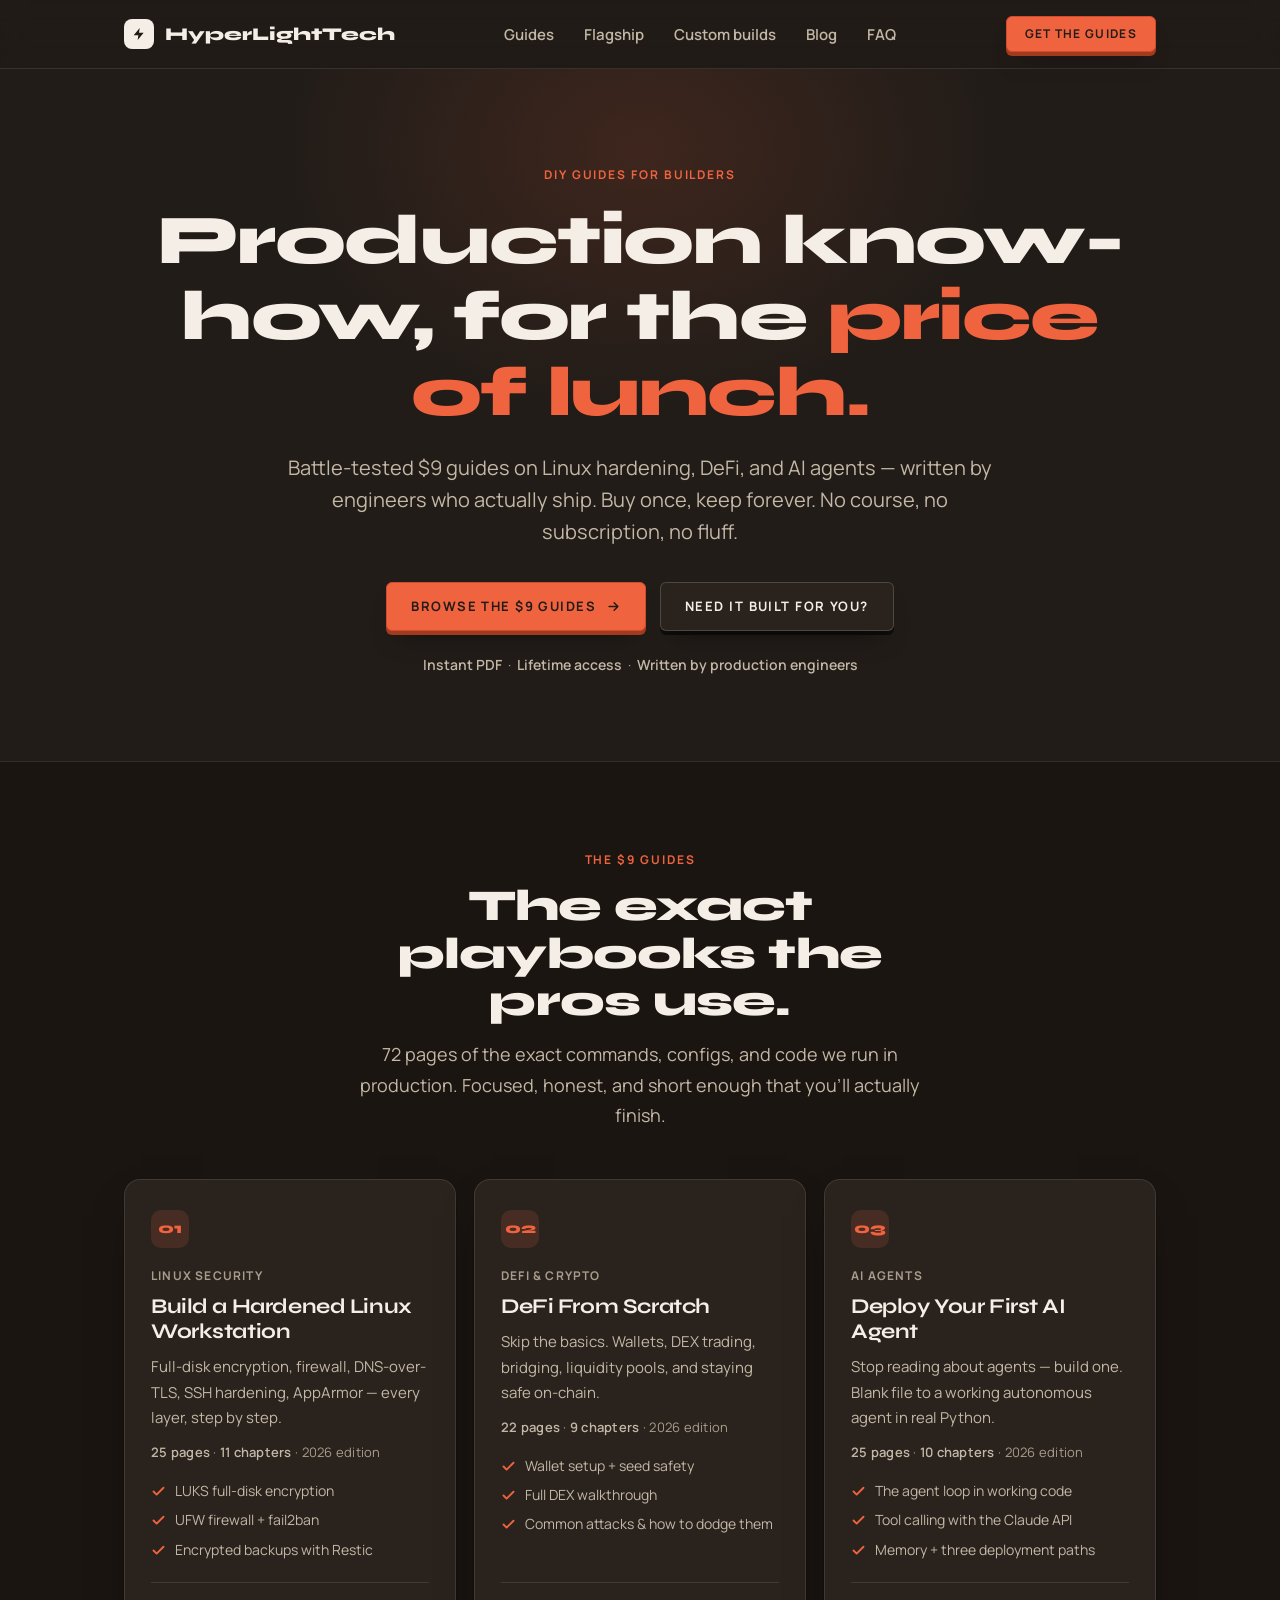
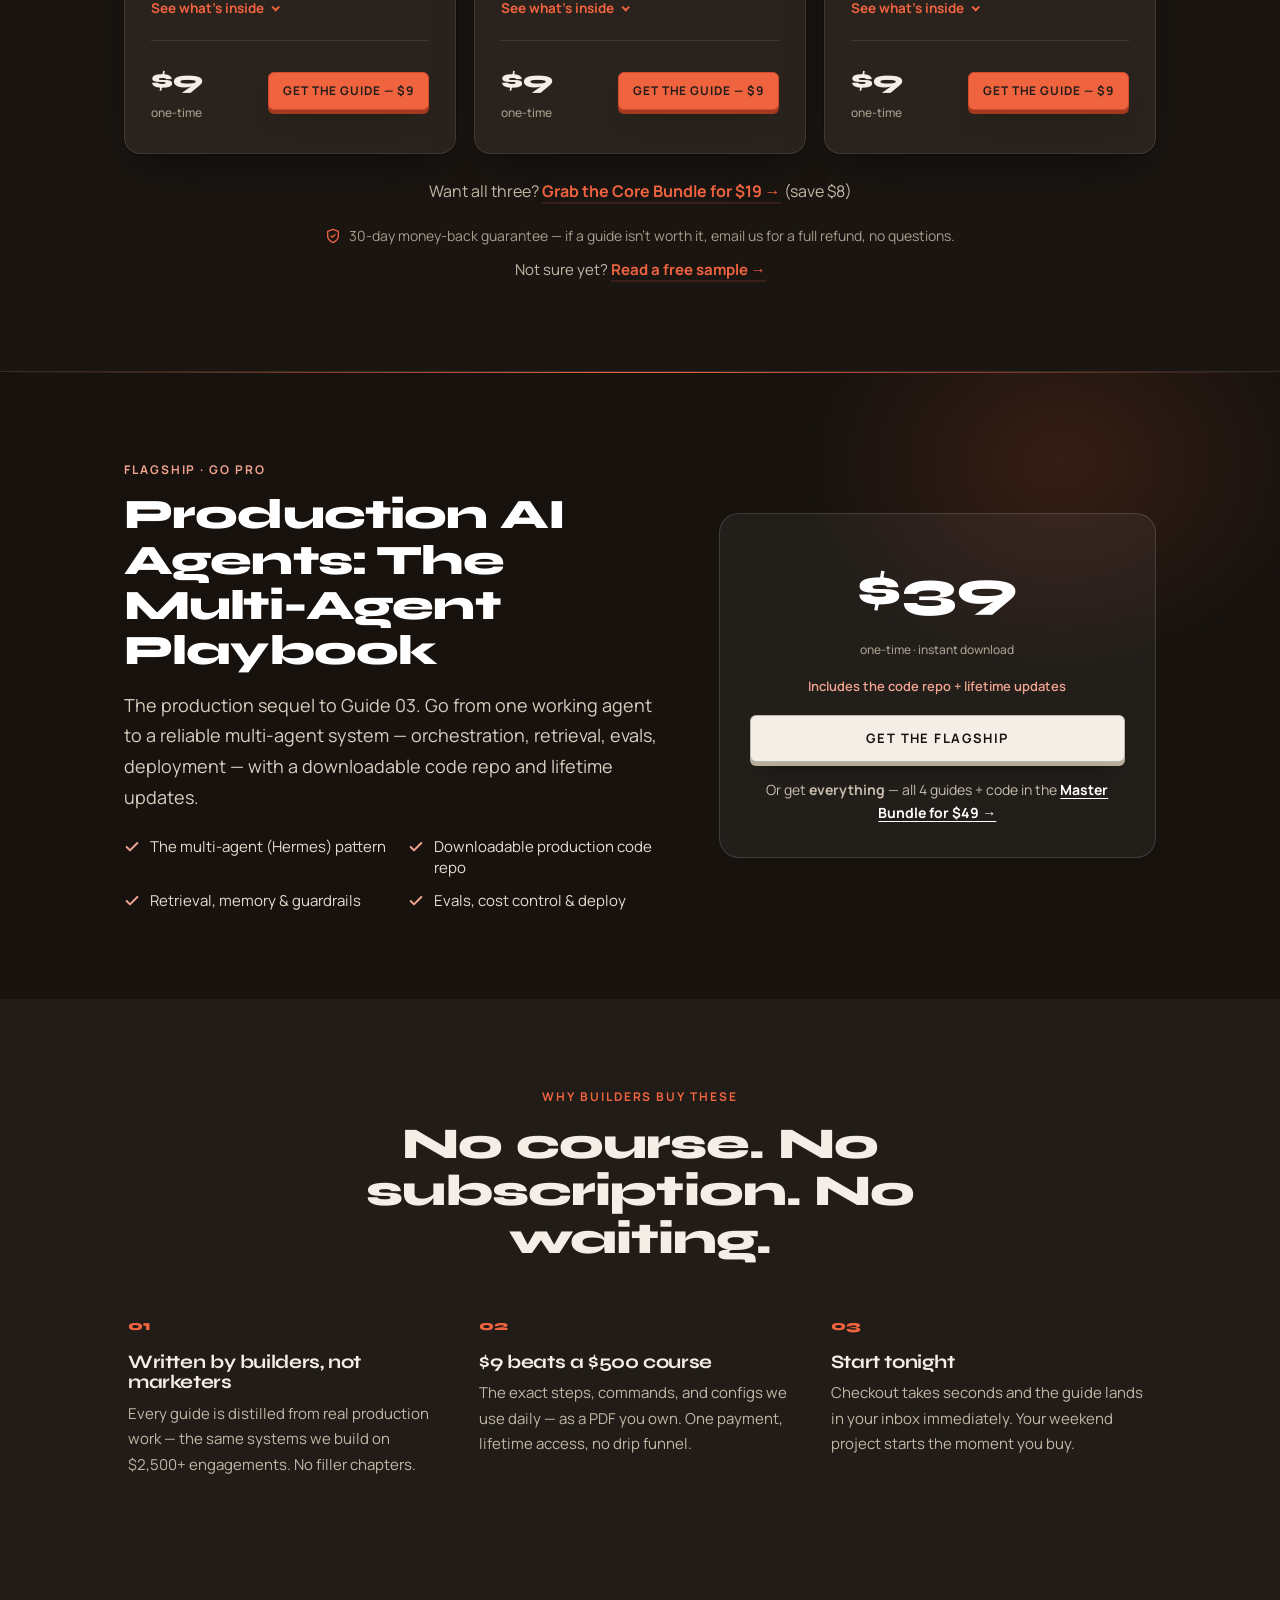
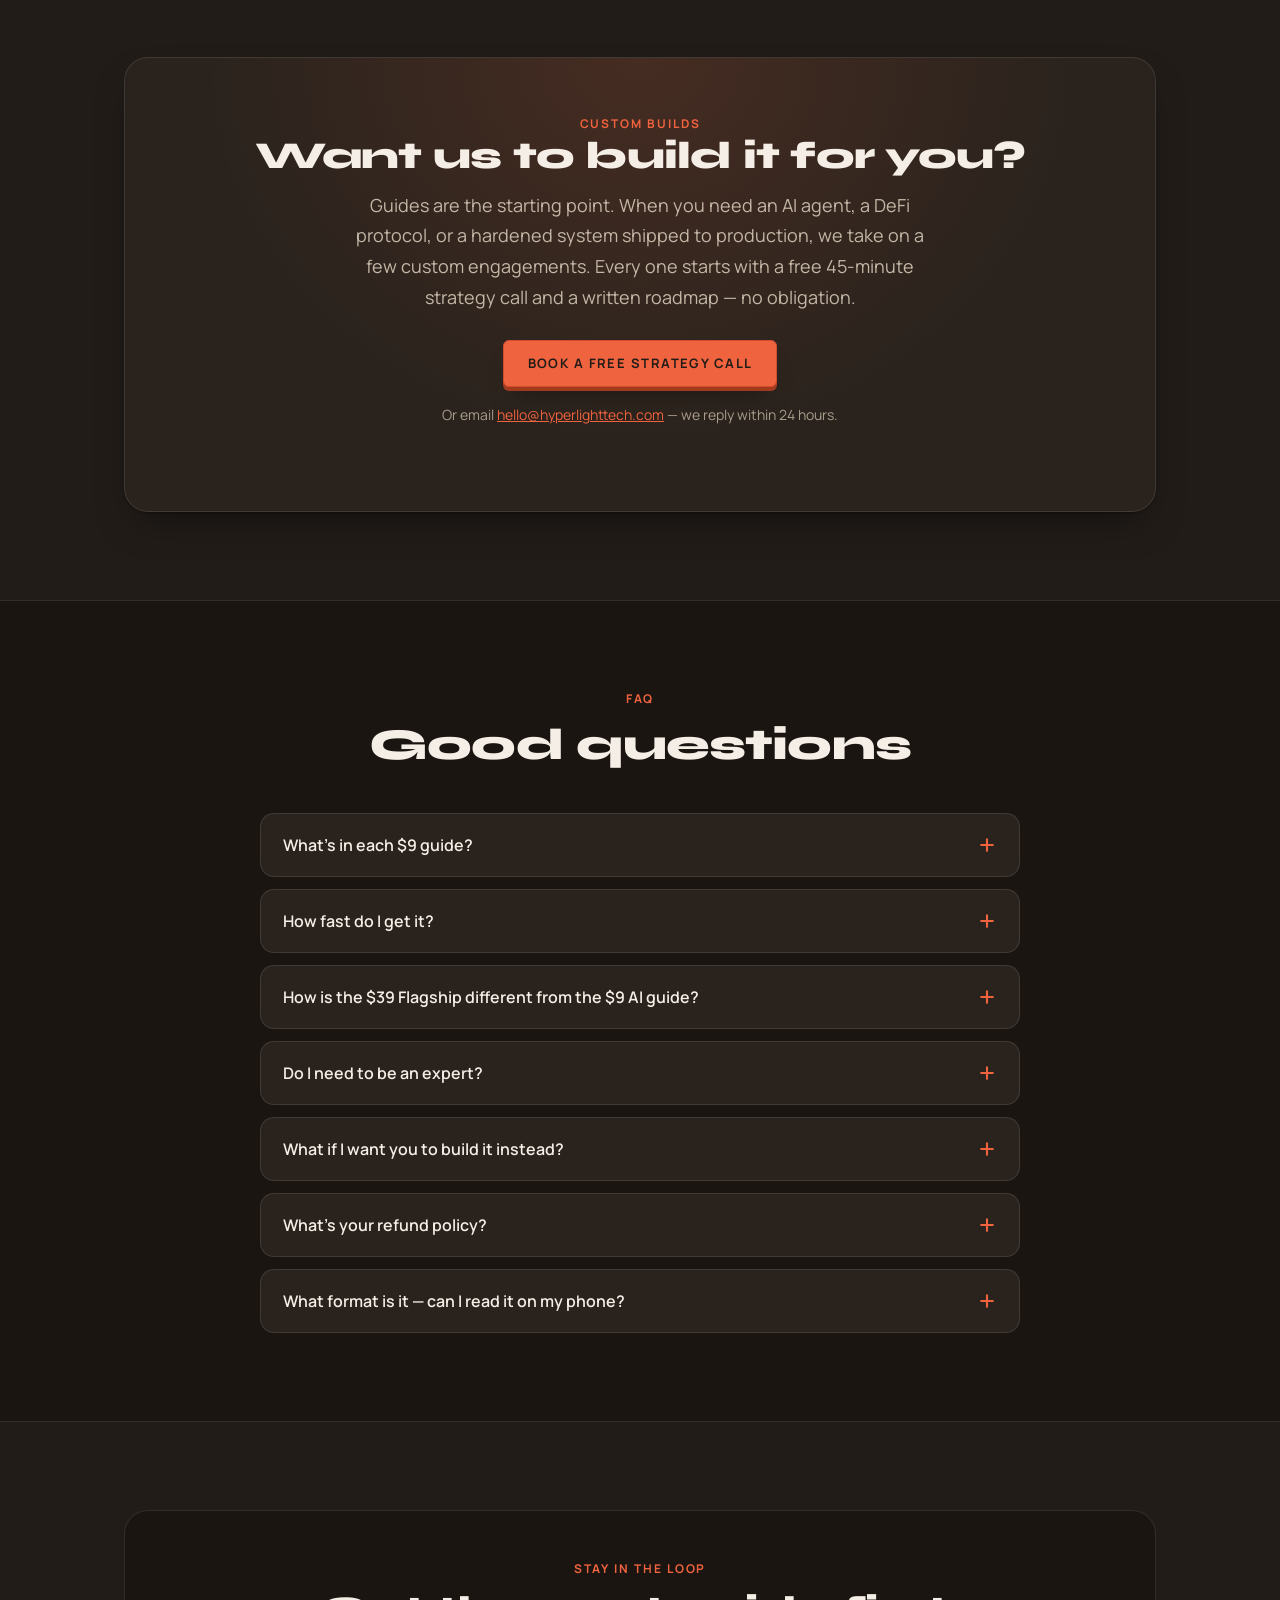
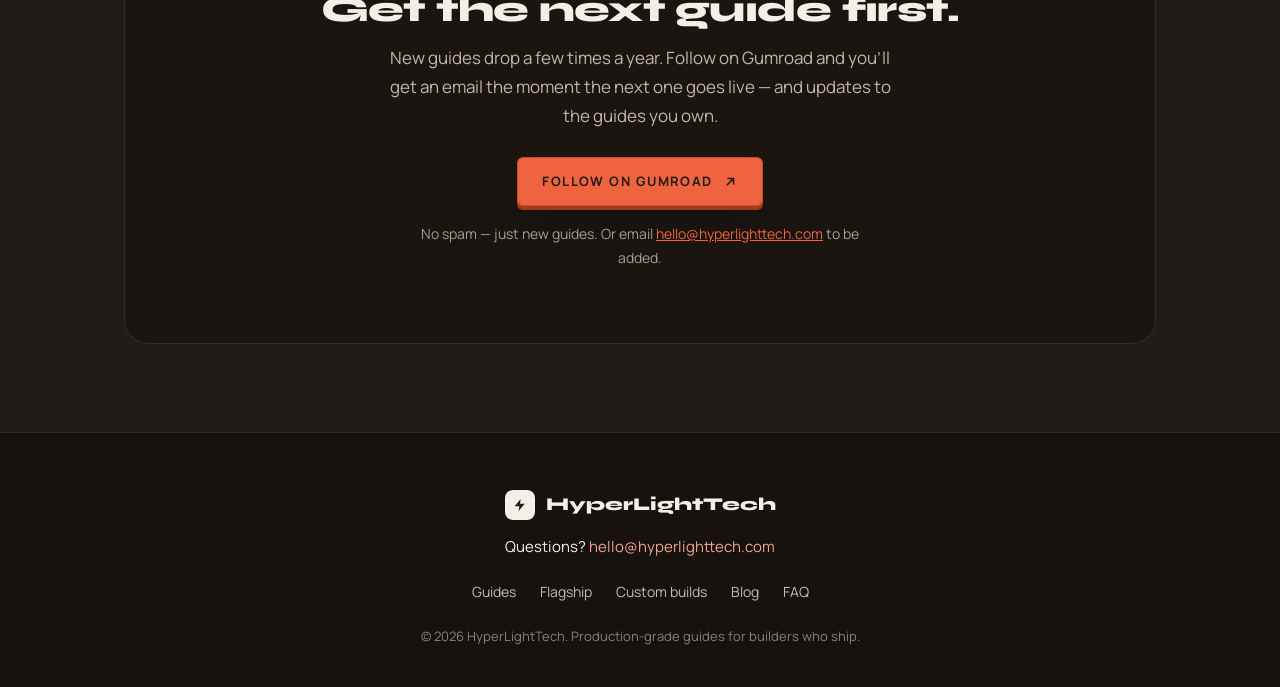
<file: index.html>
<!DOCTYPE html>
<html lang="en">
<head>
  <meta charset="utf-8">
  <meta name="viewport" content="width=device-width, initial-scale=1.0">
  <meta name="description" content="HyperLightTech — production-grade $9 DIY guides for Linux security, DeFi, and AI agents. Written by engineers who ship. Instant download, yours forever.">
  <title>HyperLightTech — $9 DIY guides for builders: Linux, DeFi &amp; AI agents</title>
  <!-- INTERIM canonical host: hyperlighttech.com does not resolve yet (no DNS). All absolute URLs
       use the live GitHub Pages URL so search engines + social cards work TODAY. When the domain is
       live: grep "defi369.github.io/HyperLightSite" across the repo, replace with hyperlighttech.com,
       and add a CNAME file for Pages. -->
  <meta property="og:type" content="website">
  <meta property="og:url" content="https://defi369.github.io/HyperLightSite/">
  <meta property="og:title" content="HyperLightTech — $9 DIY guides for builders">
  <meta property="og:description" content="Battle-tested playbooks from production engineers. $9 per guide, instant download. The new Production AI Agents flagship is $39.">
  <meta property="og:image" content="https://defi369.github.io/HyperLightSite/og-image.png">
  <meta property="og:image:width" content="1200">
  <meta property="og:image:height" content="630">
  <meta property="og:image:alt" content="HyperLightTech — production know-how for $9: Linux, DeFi and AI agent guides">
  <meta name="twitter:card" content="summary_large_image">
  <meta name="twitter:title" content="HyperLightTech — $9 DIY guides for builders">
  <meta name="twitter:description" content="Battle-tested guides on Linux, DeFi &amp; AI agents — written by engineers who ship. Buy once, keep forever.">
  <meta name="theme-color" content="#211C18">
  <link rel="canonical" href="https://defi369.github.io/HyperLightSite/">
  <link rel="icon" href="favicon.svg" type="image/svg+xml">
  <script type="application/ld+json">
   {"@context":"https://schema.org","@type":"Organization","name":"HyperLightTech","url":"https://defi369.github.io/HyperLightSite/","email":"hello@hyperlighttech.com","description":"Production-grade $9 DIY guides for Linux security, DeFi, and AI agents. Instant PDF download.","offers":[{"@type":"Offer","price":"9","priceCurrency":"USD","name":"Single DIY Guide"},{"@type":"Offer","price":"19","priceCurrency":"USD","name":"Core Guide Bundle (3 guides)"},{"@type":"Offer","price":"39","priceCurrency":"USD","name":"Production AI Agents Flagship Guide"},{"@type":"Offer","price":"49","priceCurrency":"USD","name":"Master Bundle — All 4 Guides + Code"}]}
  </script>
  <script type="application/ld+json">
   {"@context":"https://schema.org","@graph":[
     {"@type":"Product","name":"Build a Hardened Linux Workstation","description":"Full-disk encryption, firewall, DNS-over-TLS, SSH hardening, and AppArmor — every layer, step by step.","brand":{"@type":"Brand","name":"HyperLightTech"},"offers":{"@type":"Offer","price":"9","priceCurrency":"USD","availability":"https://schema.org/InStock","url":"https://hyperlighttech.gumroad.com/l/linux-guide"}},
     {"@type":"Product","name":"DeFi From Scratch","description":"Wallets, DEX trading, bridging, liquidity pools, and staying safe on-chain — no prior crypto experience needed.","brand":{"@type":"Brand","name":"HyperLightTech"},"offers":{"@type":"Offer","price":"9","priceCurrency":"USD","availability":"https://schema.org/InStock","url":"https://hyperlighttech.gumroad.com/l/defi-guide"}},
     {"@type":"Product","name":"Deploy Your First AI Agent","description":"From a blank file to a working autonomous agent in real Python — the agent loop, tool calling, and memory.","brand":{"@type":"Brand","name":"HyperLightTech"},"offers":{"@type":"Offer","price":"9","priceCurrency":"USD","availability":"https://schema.org/InStock","url":"https://hyperlighttech.gumroad.com/l/ai-agent-guide"}},
     {"@type":"Product","name":"Production AI Agents: The Multi-Agent Playbook","description":"The production sequel to Deploy Your First AI Agent — multi-agent orchestration, retrieval, evals, and deployment, with a downloadable code repo and lifetime updates.","brand":{"@type":"Brand","name":"HyperLightTech"},"offers":{"@type":"Offer","price":"39","priceCurrency":"USD","availability":"https://schema.org/InStock","url":"https://hyperlighttech.gumroad.com/l/flagship"}}
   ]}
  </script>
  <script type="application/ld+json">
   {"@context":"https://schema.org","@type":"FAQPage","mainEntity":[
     {"@type":"Question","name":"What's in each $9 guide?","acceptedAnswer":{"@type":"Answer","text":"A complete, end-to-end PDF: step-by-step instructions, production commands, config files, and working code. No theory-only chapters — every guide gets you to a finished result."}},
     {"@type":"Question","name":"How fast do I get it?","acceptedAnswer":{"@type":"Answer","text":"Instantly. Checkout is handled by Gumroad — the moment payment completes, the download link is in your inbox and on the confirmation page. No account setup."}},
     {"@type":"Question","name":"How is the $39 Flagship different from the $9 AI guide?","acceptedAnswer":{"@type":"Answer","text":"The $9 guide gets you your first working agent. The Flagship is the production sequel — multi-agent orchestration, retrieval, evals, deployment — and ships with a downloadable code repo and lifetime updates."}},
     {"@type":"Question","name":"Do I need to be an expert?","acceptedAnswer":{"@type":"Answer","text":"Basic comfort with a terminal helps for the Linux and AI guides. The DeFi guide assumes zero prior on-chain experience. They're written for people who want to do the work themselves, not watch hours of video."}},
     {"@type":"Question","name":"What if I want you to build it instead?","acceptedAnswer":{"@type":"Answer","text":"That's our custom builds. Email hello@hyperlighttech.com and we'll set up a free strategy call with a written roadmap — whether or not we end up working together."}},
     {"@type":"Question","name":"What's your refund policy?","acceptedAnswer":{"@type":"Answer","text":"Every guide comes with a 30-day money-back guarantee. If it isn't worth it, email hello@hyperlighttech.com within 30 days for a full refund — no questions asked."}},
     {"@type":"Question","name":"What format is it — can I read it on my phone?","acceptedAnswer":{"@type":"Answer","text":"It's an instant-download PDF. It reads on any device — laptop, tablet, or phone — so you can keep it open on one screen while you work on another. Buy once, keep it forever."}}
   ]}
  </script>
  <link rel="stylesheet" href="fonts/fonts.css">
  <style>
    *,*::before,*::after{box-sizing:border-box;margin:0;padding:0}
    :root{
      --paper:#211C18;        /* warm charcoal — dominant background */
      --paper-2:#1A1511;      /* darker band for alternating sections */
      --card:#2A231D;         /* elevated card surface (lighter than page) */
      --ink:#F4EEE6;          /* warm off-white — primary text */
      --ink-2:#C3B7A6;        /* warm light grey — secondary text */
      --ink-3:#A89C8C;        /* muted — bumped for WCAG AA on charcoal */
      --line:rgba(244,238,230,.11);  /* hairline on dark */
      --accent:#F0633F;       /* warm persimmon — pops on charcoal */
      --accent-deep:#E2553D;
      --accent-soft:rgba(240,99,63,.14);
      --gold:#E0A640;         /* scaffold-note accent, brighter on dark */
      --r:16px;
      --shadow:0 1px 2px rgba(0,0,0,.35),0 18px 40px -18px rgba(0,0,0,.6);
      --fh:'Syne',sans-serif;
      --fb:'Manrope',sans-serif;
    }
    html{scroll-behavior:smooth}
    body{background:var(--paper);color:var(--ink);font-family:var(--fb);font-size:17px;line-height:1.7;-webkit-font-smoothing:antialiased}
    .wrap{max-width:1080px;margin:0 auto;padding:0 24px}
    a{color:inherit}
    h1,h2,h3{font-family:var(--fh);letter-spacing:-.02em;line-height:1.08;font-weight:800}
    .eyebrow{font-size:12px;font-weight:700;letter-spacing:.16em;text-transform:uppercase;color:var(--accent)}

    /* buttons — machined keys: squared caps, stamped labels, a solid rim, and a press you can feel.
       Rest = raised 4px on the rim · hover = lifts 1px · active = sinks flush (rim collapses to 0). */
    .btn{--rim:rgba(0,0,0,.5);display:inline-flex;align-items:center;justify-content:center;gap:10px;
      font-family:var(--fb);font-weight:700;font-size:13px;letter-spacing:.11em;text-transform:uppercase;line-height:1;
      padding:16px 24px;border-radius:6px;border:1px solid transparent;cursor:pointer;text-decoration:none;white-space:nowrap;
      box-shadow:0 4px 0 0 var(--rim),0 16px 26px -14px rgba(0,0,0,.5);
      transition:transform .12s ease,box-shadow .12s ease,background .2s,border-color .2s,color .2s}
    .btn svg{width:15px;height:15px;transition:transform .2s ease}
    .btn:not(.soon):hover{transform:translateY(-1px);box-shadow:0 5px 0 0 var(--rim),0 20px 30px -14px rgba(0,0,0,.55)}
    .btn:not(.soon):hover svg{transform:translateX(3px)}
    .btn:not(.soon):active{transform:translateY(4px);box-shadow:0 0 0 0 var(--rim),0 2px 6px -2px rgba(0,0,0,.4)}
    .btn:focus-visible{outline:2px solid var(--accent);outline-offset:3px}
    .btn-primary{--rim:#A23A1E;background:var(--accent);border-color:#D14C2E;color:var(--paper)}
    .btn-primary:hover{background:var(--accent-deep)}
    .btn-primary:focus-visible{outline-color:var(--ink)}
    .btn-ghost{--rim:rgba(0,0,0,.55);background:var(--card);border-color:rgba(244,238,230,.18);color:var(--ink)}
    .btn-ghost:hover{border-color:rgba(240,99,63,.6)}
    .btn-light{--rim:#B7AB99;background:var(--ink);border-color:rgba(23,18,14,.25);color:#17120E}
    .btn-light:hover{background:#fff}

    /* nav */
    header{position:sticky;top:0;z-index:50;background:rgba(33,28,24,.82);backdrop-filter:blur(12px);border-bottom:1px solid var(--line)}
    nav{display:flex;align-items:center;justify-content:space-between;height:68px}
    .logo{display:flex;align-items:center;gap:11px;text-decoration:none;font-family:var(--fh);font-weight:800;font-size:18px}
    .logo .mark{width:30px;height:30px;border-radius:8px;background:var(--ink);display:grid;place-items:center;color:var(--paper);font-size:12px;font-weight:800}
    .logo .mark svg{width:16px;height:16px}
    .nav-links{display:flex;align-items:center;gap:30px;list-style:none}
    .nav-links a{font-size:15px;font-weight:600;color:var(--ink-2);text-decoration:none;transition:color .2s}
    .nav-links a:hover{color:var(--ink)}
    .nav-cta{padding:11px 18px!important;font-size:12px!important}
    .hamburger{display:none;flex-direction:column;gap:5px;background:none;border:none;cursor:pointer;padding:8px}
    .hamburger span{width:22px;height:2px;background:var(--ink);border-radius:2px;transition:.3s}
    .hamburger.open span:nth-child(1){transform:translateY(7px) rotate(45deg)}
    .hamburger.open span:nth-child(2){opacity:0}
    .hamburger.open span:nth-child(3){transform:translateY(-7px) rotate(-45deg)}
    .mobile-menu{display:none;flex-direction:column;gap:6px;padding:8px 24px 20px}
    .mobile-menu.open{display:flex}
    .mobile-menu a{padding:12px 0;font-weight:600;color:var(--ink);text-decoration:none;border-bottom:1px solid var(--line)}

    /* "coming soon" = a recessed empty socket (the slot exists; the key isn't installed yet) */
    .btn.soon{background:rgba(0,0,0,.22);color:var(--ink-2);border:1px dashed rgba(244,238,230,.28);
      box-shadow:inset 0 2px 8px rgba(0,0,0,.4);cursor:default}
    a.soon:not(.btn){color:var(--ink-3);cursor:default}

    /* gumroad.js re-skins every a.gumroad-button (its stylesheet loads after this one) and injects a
       .logo-full wordmark span. Keep its overlay checkout; out-specify its CSS so the links stay OURS.
       NB: it redefines --accent on the element, so these rules must use literal colors, never var(--accent). */
    a.btn.gumroad-button{gap:10px;padding:16px 24px;border-radius:6px;border-width:1px;border-style:solid;
      font-family:var(--fb);font-size:13px;line-height:1;text-decoration:none;
      transition:transform .12s ease,box-shadow .12s ease,background .2s,border-color .2s,color .2s}
    a.btn.gumroad-button.btn-primary{background-color:#F0633F;color:var(--paper);border-color:#D14C2E}
    a.btn.gumroad-button.btn-primary:hover{background-color:var(--accent-deep)}
    a.btn.gumroad-button.btn-light{background-color:var(--ink);color:#17120E;border-color:rgba(23,18,14,.25)}
    a.btn.gumroad-button.btn-light:hover{background-color:#fff}
    .card a.btn.gumroad-button{padding:12px 14px;font-size:12px}
    .bundle-line a.gumroad-button,.sample-line a.gumroad-button,.flag-master a.gumroad-button{display:inline;
      padding:0;background:transparent;border:0;border-radius:0;font-family:inherit;font-size:inherit;line-height:inherit}
    .bundle-line a.gumroad-button,.sample-line a.gumroad-button{color:#F0633F;border-bottom:2px solid var(--accent-soft);text-decoration:none}
    .bundle-line a.gumroad-button:hover,.sample-line a.gumroad-button:hover{background:transparent;transform:none;box-shadow:none;color:#F0633F;border-bottom-color:#F0633F}
    .flag-master a.gumroad-button{color:#fff;text-decoration:underline;text-underline-offset:3px}
    .flag-master a.gumroad-button:hover{background:transparent;transform:none;box-shadow:none;color:#fff}
    a.gumroad-button span.logo-full{display:none}

    /* hero */
    .hero{position:relative;text-align:center;padding:96px 0 84px;overflow:hidden}
    .hero::before{content:'';position:absolute;top:-200px;left:50%;transform:translateX(-50%);width:760px;height:560px;
      background:radial-gradient(ellipse at center,var(--accent-soft),transparent 68%);pointer-events:none;z-index:0}
    .hero .wrap{position:relative;z-index:1}
    .hero h1{font-size:clamp(40px,6.4vw,70px);max-width:14ch;margin:18px auto 22px}
    .hero h1 em{font-style:normal;color:var(--accent)}
    .hero p.sub{font-size:clamp(17px,2.4vw,20px);color:var(--ink-2);max-width:60ch;margin:0 auto 34px;line-height:1.6}
    .hero-actions{display:flex;gap:14px;justify-content:center;flex-wrap:wrap}
    .hero-note{margin-top:22px;font-size:14px;color:var(--ink-3)}
    .hero-note b{color:var(--ink-2);font-weight:600}

    section{padding:88px 0}
    .sec-head{max-width:60ch}
    .sec-head h2{font-size:clamp(28px,4.2vw,44px);margin:12px 0 14px}
    .sec-head p{color:var(--ink-2);font-size:18px}
    .center{text-align:center;margin-left:auto;margin-right:auto}

    /* guide cards */
    #guides{background:var(--paper-2);border-block:1px solid var(--line)}
    .cards{display:grid;grid-template-columns:repeat(3,1fr);gap:18px;margin-top:48px}
    .card{background:var(--card);border:1px solid var(--line);border-radius:var(--r);padding:30px 26px;display:flex;flex-direction:column;
      box-shadow:var(--shadow);transition:transform .25s ease,box-shadow .25s}
    .card:hover{transform:translateY(-5px);border-color:rgba(240,99,63,.38);box-shadow:0 1px 2px rgba(0,0,0,.35),0 26px 50px -18px rgba(0,0,0,.6)}
    .card .num{width:38px;height:38px;border-radius:10px;background:var(--accent-soft);color:var(--accent);
      font-family:var(--fh);font-weight:800;display:grid;place-items:center;font-size:15px;margin-bottom:18px}
    .card .label{font-size:12px;font-weight:700;letter-spacing:.1em;text-transform:uppercase;color:var(--ink-3);margin-bottom:8px}
    .card h3{font-size:21px;font-weight:700;margin-bottom:10px;line-height:1.2}
    .card .desc{color:var(--ink-2);font-size:15px;margin-bottom:10px}
    .card .specs{font-size:13px;color:var(--ink-3);margin-bottom:18px;letter-spacing:.02em}
    .card .specs b{color:var(--ink-2);font-weight:600}
    .card ul{list-style:none;display:flex;flex-direction:column;gap:9px;margin-bottom:22px;flex:1}
    .card li{display:flex;gap:9px;font-size:14px;color:var(--ink-2);line-height:1.45}
    .card li svg{width:15px;height:15px;color:var(--accent);flex-shrink:0;margin-top:3px}
    .card .toc{margin-bottom:20px;border-top:1px solid var(--line);padding-top:14px}
    .card .toc summary{cursor:pointer;font-size:13.5px;font-weight:700;color:var(--accent);list-style:none;display:flex;align-items:center;gap:8px}
    .card .toc summary::-webkit-details-marker{display:none}
    .card .toc summary::after{content:'';width:6px;height:6px;border-right:2px solid currentColor;border-bottom:2px solid currentColor;transform:rotate(45deg) translateY(-1px);transition:transform .2s}
    .card .toc[open] summary::after{transform:rotate(-135deg) translateY(-2px)}
    .card .toc .tmeta{font-size:12.5px;color:var(--ink-3);margin:12px 0 10px}
    .card .toc ol{margin:0 0 4px 20px;font-size:13.5px;color:var(--ink-2)}
    .card .toc ol li{display:list-item;margin-bottom:6px;font-size:13.5px;line-height:1.5}
    .card .toc ol li::marker{color:var(--accent);font-weight:700}
    .card .foot{display:flex;align-items:center;justify-content:space-between;padding-top:18px;border-top:1px solid var(--line)}
    .price{font-family:var(--fh);font-weight:800;font-size:26px}
    .price span{display:block;font-family:var(--fb);font-size:12px;font-weight:500;color:var(--ink-3);letter-spacing:0}
    .card .btn{padding:12px 14px;font-size:12px;letter-spacing:.08em}
    .bundle-line{margin-top:24px;text-align:center;font-size:16px;color:var(--ink-2)}
    .bundle-line a{color:var(--accent);font-weight:700;text-decoration:none;border-bottom:2px solid var(--accent-soft)}
    .bundle-line a:hover{border-bottom-color:var(--accent)}
    .guarantee{margin-top:18px;text-align:center;font-size:14px;color:var(--ink-3);display:flex;align-items:center;justify-content:center;gap:8px}
    .guarantee svg{width:16px;height:16px;color:var(--accent);flex-shrink:0}
    .sample-line{margin-top:10px;text-align:center;font-size:15px;color:var(--ink-2)}
    .sample-line a{color:var(--accent);font-weight:700;text-decoration:none;border-bottom:2px solid var(--accent-soft)}
    .sample-line a:hover{border-bottom-color:var(--accent)}

    /* flagship dark band */
    #flagship{position:relative;background:#17120E;color:var(--ink);overflow:hidden}
    #flagship::before{content:'';position:absolute;top:0;left:0;right:0;height:1px;background:linear-gradient(90deg,transparent,var(--accent),transparent)}
    #flagship::after{content:'';position:absolute;top:-120px;right:-40px;width:520px;height:420px;background:radial-gradient(ellipse,var(--accent-soft),transparent 70%);pointer-events:none}
    #flagship .wrap{position:relative;z-index:1}
    .flag-grid{display:grid;grid-template-columns:1.25fr 1fr;gap:48px;align-items:center}
    #flagship .eyebrow{color:#F0A38F}
    #flagship h2{font-size:clamp(28px,4vw,42px);margin:12px 0 16px;color:#fff}
    #flagship .lead{color:#D8CDBF;font-size:18px;margin-bottom:24px}
    .flag-list{list-style:none;display:grid;grid-template-columns:1fr 1fr;gap:12px 22px}
    .flag-list li{display:flex;gap:10px;font-size:15px;color:#E6DCCE;line-height:1.4}
    .flag-list li svg{width:16px;height:16px;color:#F0A38F;flex-shrink:0;margin-top:3px}
    .flag-buy{background:rgba(247,243,238,.05);border:1px solid rgba(247,243,238,.14);border-radius:20px;padding:32px 30px;text-align:center}
    .flag-buy .price{font-size:52px;color:#fff}
    .flag-buy .price span{color:#A99E8E;margin-top:6px}
    .flag-buy .sub{color:#F0A38F;font-size:13px;font-weight:600;margin:14px 0 18px}
    .flag-buy .btn{width:100%;justify-content:center}
    .flag-master{margin-top:16px;font-size:14px;color:#C7BCAD}
    .flag-master a{color:#fff;font-weight:700;text-decoration:underline;text-underline-offset:3px;cursor:pointer}

    /* how it works */
    .steps{display:grid;grid-template-columns:repeat(3,1fr);gap:22px;margin-top:48px}
    .step{padding:4px}
    .step .k{font-family:var(--fh);font-weight:800;font-size:14px;color:var(--accent);margin-bottom:14px}
    .step h3{font-size:19px;font-weight:700;margin-bottom:8px}
    .step p{color:var(--ink-2);font-size:15px}

    /* custom build CTA */
    #build{text-align:center}
    .build-card{background:var(--card);border:1px solid var(--line);border-radius:24px;padding:56px 40px;box-shadow:var(--shadow);position:relative;overflow:hidden}
    .build-card::before{content:'';position:absolute;inset:0;background:radial-gradient(ellipse at 50% 0%,var(--accent-soft),transparent 60%);pointer-events:none}
    .build-card>*{position:relative}
    .build-card h2{font-size:clamp(26px,3.6vw,38px);margin-bottom:14px}
    .build-card p{color:var(--ink-2);max-width:54ch;margin:0 auto 28px;font-size:18px}
    .build-card .small{font-size:14px;color:var(--ink-3);margin-top:16px}

    /* faq */
    #faq{background:var(--paper-2);border-block:1px solid var(--line)}
    .faq{max-width:760px;margin:44px auto 0;display:flex;flex-direction:column;gap:12px}
    .faq-item{background:var(--card);border:1px solid var(--line);border-radius:14px;overflow:hidden}
    .faq-q{width:100%;text-align:left;background:none;border:none;cursor:pointer;padding:20px 22px;font-family:var(--fb);
      font-size:16px;font-weight:600;color:var(--ink);display:flex;justify-content:space-between;align-items:center;gap:16px}
    .faq-q .ic{width:20px;height:20px;flex-shrink:0;color:var(--accent);transition:transform .3s}
    .faq-item.open .faq-q .ic{transform:rotate(45deg)}
    .faq-a{max-height:0;overflow:hidden;transition:max-height .3s ease}
    .faq-item.open .faq-a{max-height:240px}
    .faq-a p{padding:0 22px 20px;color:var(--ink-2);font-size:15px}

    /* footer */
    footer{background:#17120E;color:var(--ink);padding:56px 0 40px;text-align:center;border-top:1px solid var(--line)}
    footer .logo{justify-content:center;color:var(--ink);margin-bottom:14px}
    footer .mark{background:var(--accent);color:#fff}
    footer .fmail{font-size:15px;margin-bottom:20px}
    footer .fmail a{color:#F0A38F;text-decoration:none}
    footer .flinks{display:flex;gap:24px;justify-content:center;flex-wrap:wrap;margin-bottom:22px}
    footer .flinks a{color:#C7BCAD;font-size:14px;text-decoration:none}
    footer .flinks a:hover{color:#fff}
    footer .copy{color:#8C8175;font-size:13px}

    /* stay in the loop */
    .updates-card{background:var(--paper-2);border:1px solid var(--line);border-radius:24px;padding:48px 40px;text-align:center}
    .updates-card h2{font-size:clamp(26px,3.4vw,36px);margin:12px 0 14px}
    .updates-card p{color:var(--ink-2);max-width:52ch;margin:0 auto 26px;font-size:17px}
    .updates-card .small{font-size:14px;color:var(--ink-3);margin-top:16px}

    /* load-in animation */
    .reveal{opacity:0;transform:translateY(16px);animation:rise .7s cubic-bezier(.2,.7,.2,1) forwards}
    .reveal.d1{animation-delay:.08s}.reveal.d2{animation-delay:.16s}.reveal.d3{animation-delay:.24s}.reveal.d4{animation-delay:.32s}
    @keyframes rise{to{opacity:1;transform:none}}
    @media(prefers-reduced-motion:reduce){.reveal{animation:none;opacity:1;transform:none}.btn,.btn svg,a.btn.gumroad-button{transition:none}}

    @media(max-width:860px){
      .flag-grid{grid-template-columns:1fr;gap:32px}
      .flag-list{grid-template-columns:1fr}
    }
    @media(max-width:760px){
      .nav-links{display:none}nav>.nav-cta{display:none}.hamburger{display:flex}
      section{padding:64px 0}
      .cards,.steps{grid-template-columns:1fr}
      .hero{padding:72px 0 60px}
      .hero-actions{flex-direction:column;align-items:stretch}
      .hero-actions .btn{justify-content:center}
    }
  </style>
</head>
<body>

  <header>
    <div class="wrap">
      <nav>
        <a href="./" class="logo">
          <span class="mark"><svg viewBox="0 0 24 24" fill="none" stroke="currentColor" stroke-width="2.2" stroke-linejoin="round"><path d="M13 3 4 14h7l-1 7 9-11h-7z" fill="currentColor" stroke="none"/></svg></span>
          HyperLightTech
        </a>
        <ul class="nav-links">
          <li><a href="#guides">Guides</a></li>
          <li><a href="#flagship">Flagship</a></li>
          <li><a href="#build">Custom builds</a></li>
          <li><a href="blog/">Blog</a></li>
          <li><a href="#faq">FAQ</a></li>
        </ul>
        <a href="#guides" class="btn btn-primary nav-cta">Get the guides</a>
        <button class="hamburger" id="hamburger" aria-label="Menu" aria-expanded="false" aria-controls="mobile-menu" onclick="toggleMenu()"><span></span><span></span><span></span></button>
      </nav>
    </div>
    <div class="mobile-menu" id="mobile-menu">
      <a href="#guides" onclick="closeMenu()">Guides</a>
      <a href="#flagship" onclick="closeMenu()">Flagship</a>
      <a href="#build" onclick="closeMenu()">Custom builds</a>
      <a href="blog/" onclick="closeMenu()">Blog</a>
      <a href="#faq" onclick="closeMenu()">FAQ</a>
    </div>
  </header>

  <!-- Flagship/Master render a clean "Coming soon" until FLAGSHIP_URL / MASTER_URL are set in the script below. -->

  <main>
    <!-- HERO -->
    <section class="hero">
      <div class="wrap">
        <div class="eyebrow reveal">DIY guides for builders</div>
        <h1 class="reveal d1">Production know-how, for the <em>price of lunch.</em></h1>
        <p class="sub reveal d2">Battle-tested $9 guides on Linux hardening, DeFi, and AI agents — written by engineers who actually ship. Buy once, keep forever. No course, no subscription, no fluff.</p>
        <div class="hero-actions reveal d3">
          <a href="#guides" class="btn btn-primary">Browse the $9 guides
            <svg viewBox="0 0 24 24" fill="none" stroke="currentColor" stroke-width="2.4" stroke-linecap="round" stroke-linejoin="round"><path d="M5 12h14M13 6l6 6-6 6"/></svg></a>
          <a href="#build" class="btn btn-ghost">Need it built for you?</a>
        </div>
        <p class="hero-note reveal d4"><b>Instant PDF</b> &nbsp;·&nbsp; <b>Lifetime access</b> &nbsp;·&nbsp; <b>Written by production engineers</b></p>
      </div>
    </section>

    <!-- GUIDES -->
    <section id="guides">
      <div class="wrap">
        <div class="sec-head center">
          <div class="eyebrow">The $9 guides</div>
          <h2>The exact playbooks the pros use.</h2>
          <p>72 pages of the exact commands, configs, and code we run in production. Focused, honest, and short enough that you'll actually finish.</p>
        </div>
        <div class="cards">
          <article class="card">
            <div class="num">01</div>
            <div class="label">Linux security</div>
            <h3>Build a Hardened Linux Workstation</h3>
            <p class="desc">Full-disk encryption, firewall, DNS-over-TLS, SSH hardening, AppArmor — every layer, step by step.</p>
            <p class="specs"><b>25 pages</b> · <b>11 chapters</b> · 2026 edition</p>
            <ul>
              <li><svg viewBox="0 0 24 24" fill="none" stroke="currentColor" stroke-width="3" stroke-linecap="round" stroke-linejoin="round"><path d="M20 6 9 17l-5-5"/></svg>LUKS full-disk encryption</li>
              <li><svg viewBox="0 0 24 24" fill="none" stroke="currentColor" stroke-width="3" stroke-linecap="round" stroke-linejoin="round"><path d="M20 6 9 17l-5-5"/></svg>UFW firewall + fail2ban</li>
              <li><svg viewBox="0 0 24 24" fill="none" stroke="currentColor" stroke-width="3" stroke-linecap="round" stroke-linejoin="round"><path d="M20 6 9 17l-5-5"/></svg>Encrypted backups with Restic</li>
            </ul>
            <details class="toc">
              <summary>See what's inside</summary>
              <p class="tmeta">Beginner to intermediate · 2–4 hours hands-on · no prior Linux experience needed</p>
              <ol>
                <li>Choosing Your Distribution</li>
                <li>Installation</li>
                <li>Full-Disk Encryption</li>
                <li>User &amp; Sudo Security</li>
                <li>Firewall with UFW</li>
                <li>System Updates</li>
                <li>DNS Hardening</li>
                <li>Browser Hardening</li>
                <li>SSH Hardening</li>
                <li>AppArmor</li>
                <li>Operational Security</li>
              </ol>
            </details>
            <div class="foot">
              <div class="price">$9<span>one-time</span></div>
              <a class="btn btn-primary" href="https://hyperlighttech.gumroad.com/l/linux-guide" target="_blank" rel="noopener noreferrer">Get the guide — $9</a>
            </div>
          </article>
          <article class="card">
            <div class="num">02</div>
            <div class="label">DeFi &amp; crypto</div>
            <h3>DeFi From Scratch</h3>
            <p class="desc">Skip the basics. Wallets, DEX trading, bridging, liquidity pools, and staying safe on-chain.</p>
            <p class="specs"><b>22 pages</b> · <b>9 chapters</b> · 2026 edition</p>
            <ul>
              <li><svg viewBox="0 0 24 24" fill="none" stroke="currentColor" stroke-width="3" stroke-linecap="round" stroke-linejoin="round"><path d="M20 6 9 17l-5-5"/></svg>Wallet setup + seed safety</li>
              <li><svg viewBox="0 0 24 24" fill="none" stroke="currentColor" stroke-width="3" stroke-linecap="round" stroke-linejoin="round"><path d="M20 6 9 17l-5-5"/></svg>Full DEX walkthrough</li>
              <li><svg viewBox="0 0 24 24" fill="none" stroke="currentColor" stroke-width="3" stroke-linecap="round" stroke-linejoin="round"><path d="M20 6 9 17l-5-5"/></svg>Common attacks &amp; how to dodge them</li>
            </ul>
            <details class="toc">
              <summary>See what's inside</summary>
              <p class="tmeta">Beginner-friendly · all you need is some crypto on an exchange · covers Ethereum, Arbitrum &amp; Base</p>
              <ol>
                <li>The DeFi Stack</li>
                <li>Your First Wallet</li>
                <li>Getting Funds On-Chain</li>
                <li>Tokens and Token Standards</li>
                <li>Your First DEX Trade</li>
                <li>Bridging Between Chains</li>
                <li>Yield and Liquidity Pools</li>
                <li>Staying Safe in DeFi</li>
                <li>Reading On-Chain Data</li>
              </ol>
            </details>
            <div class="foot">
              <div class="price">$9<span>one-time</span></div>
              <a class="btn btn-primary" href="https://hyperlighttech.gumroad.com/l/defi-guide" target="_blank" rel="noopener noreferrer">Get the guide — $9</a>
            </div>
          </article>
          <article class="card">
            <div class="num">03</div>
            <div class="label">AI agents</div>
            <h3>Deploy Your First AI Agent</h3>
            <p class="desc">Stop reading about agents — build one. Blank file to a working autonomous agent in real Python.</p>
            <p class="specs"><b>25 pages</b> · <b>10 chapters</b> · 2026 edition</p>
            <ul>
              <li><svg viewBox="0 0 24 24" fill="none" stroke="currentColor" stroke-width="3" stroke-linecap="round" stroke-linejoin="round"><path d="M20 6 9 17l-5-5"/></svg>The agent loop in working code</li>
              <li><svg viewBox="0 0 24 24" fill="none" stroke="currentColor" stroke-width="3" stroke-linecap="round" stroke-linejoin="round"><path d="M20 6 9 17l-5-5"/></svg>Tool calling with the Claude API</li>
              <li><svg viewBox="0 0 24 24" fill="none" stroke="currentColor" stroke-width="3" stroke-linecap="round" stroke-linejoin="round"><path d="M20 6 9 17l-5-5"/></svg>Memory + three deployment paths</li>
            </ul>
            <details class="toc">
              <summary>See what's inside</summary>
              <p class="tmeta">Basic Python is all you need · you'll finish with a working research agent</p>
              <ol>
                <li>How AI Agents Work</li>
                <li>Setting Up Your Environment</li>
                <li>Your First API Call</li>
                <li>Giving Your Agent Tools</li>
                <li>The Agent Loop</li>
                <li>A Real Working Agent</li>
                <li>Memory and State</li>
                <li>Multi-Agent Systems</li>
                <li>Deployment</li>
                <li>Best Practices</li>
              </ol>
            </details>
            <div class="foot">
              <div class="price">$9<span>one-time</span></div>
              <a class="btn btn-primary" href="https://hyperlighttech.gumroad.com/l/ai-agent-guide" target="_blank" rel="noopener noreferrer">Get the guide — $9</a>
            </div>
          </article>
        </div>
        <p class="bundle-line">Want all three? <a href="https://hyperlighttech.gumroad.com/l/guide-bundle" target="_blank" rel="noopener noreferrer">Grab the Core Bundle for $19 →</a> (save $8)</p>
        <p class="guarantee">
          <svg viewBox="0 0 24 24" fill="none" stroke="currentColor" stroke-width="2" stroke-linecap="round" stroke-linejoin="round"><path d="M12 22s8-4 8-10V5l-8-3-8 3v7c0 6 8 10 8 10z"/><path d="m9 12 2 2 4-4"/></svg>
          30-day money-back guarantee — if a guide isn't worth it, email us for a full refund, no questions.
        </p>
        <p class="sample-line" id="sample-line" style="display:none">Not sure yet? <a id="sample-link" href="#" target="_blank" rel="noopener noreferrer">Read a free sample →</a></p>
      </div>
    </section>

    <!-- FLAGSHIP (dark band) -->
    <section id="flagship">
      <div class="wrap">
        <div class="flag-grid">
          <div>
            <div class="eyebrow">Flagship · go pro</div>
            <h2>Production AI Agents: The Multi-Agent Playbook</h2>
            <p class="lead">The production sequel to Guide 03. Go from one working agent to a reliable multi-agent system — orchestration, retrieval, evals, deployment — with a downloadable code repo and lifetime updates.</p>
            <ul class="flag-list">
              <li><svg viewBox="0 0 24 24" fill="none" stroke="currentColor" stroke-width="3" stroke-linecap="round" stroke-linejoin="round"><path d="M20 6 9 17l-5-5"/></svg>The multi-agent (Hermes) pattern</li>
              <li><svg viewBox="0 0 24 24" fill="none" stroke="currentColor" stroke-width="3" stroke-linecap="round" stroke-linejoin="round"><path d="M20 6 9 17l-5-5"/></svg>Downloadable production code repo</li>
              <li><svg viewBox="0 0 24 24" fill="none" stroke="currentColor" stroke-width="3" stroke-linecap="round" stroke-linejoin="round"><path d="M20 6 9 17l-5-5"/></svg>Retrieval, memory &amp; guardrails</li>
              <li><svg viewBox="0 0 24 24" fill="none" stroke="currentColor" stroke-width="3" stroke-linecap="round" stroke-linejoin="round"><path d="M20 6 9 17l-5-5"/></svg>Evals, cost control &amp; deploy</li>
            </ul>
          </div>
          <div class="flag-buy">
            <div class="price">$39<span>one-time · instant download</span></div>
            <div class="sub">Includes the code repo + lifetime updates</div>
            <a class="btn btn-light" data-checkout="flagship" href="#guides">Get the Flagship</a>
            <p class="flag-master">Or get <strong>everything</strong> — all 4 guides + code in the
              <a data-checkout="master" href="#guides">Master Bundle for $49 →</a></p>
          </div>
        </div>
      </div>
    </section>

    <!-- HOW IT WORKS -->
    <section id="how">
      <div class="wrap">
        <div class="sec-head center">
          <div class="eyebrow">Why builders buy these</div>
          <h2>No course. No subscription. No waiting.</h2>
        </div>
        <div class="steps">
          <div class="step">
            <div class="k">01</div>
            <h3>Written by builders, not marketers</h3>
            <p>Every guide is distilled from real production work — the same systems we build on $2,500+ engagements. No filler chapters.</p>
          </div>
          <div class="step">
            <div class="k">02</div>
            <h3>$9 beats a $500 course</h3>
            <p>The exact steps, commands, and configs we use daily — as a PDF you own. One payment, lifetime access, no drip funnel.</p>
          </div>
          <div class="step">
            <div class="k">03</div>
            <h3>Start tonight</h3>
            <p>Checkout takes seconds and the guide lands in your inbox immediately. Your weekend project starts the moment you buy.</p>
          </div>
        </div>
      </div>
    </section>

    <!-- CUSTOM BUILD -->
    <section id="build">
      <div class="wrap">
        <div class="build-card">
          <div class="eyebrow">Custom builds</div>
          <h2>Want us to build it for you?</h2>
          <p>Guides are the starting point. When you need an AI agent, a DeFi protocol, or a hardened system shipped to production, we take on a few custom engagements. Every one starts with a free 45-minute strategy call and a written roadmap — no obligation.</p>
          <a class="btn btn-primary" href="mailto:hello@hyperlighttech.com?subject=Custom%20build%20inquiry">Book a free strategy call</a>
          <p class="small">Or email <a href="mailto:hello@hyperlighttech.com" style="color:var(--accent)">hello@hyperlighttech.com</a> — we reply within 24 hours.</p>
        </div>
      </div>
    </section>

    <!-- FAQ -->
    <section id="faq">
      <div class="wrap">
        <div class="sec-head center">
          <div class="eyebrow">FAQ</div>
          <h2>Good questions</h2>
        </div>
        <div class="faq">
          <div class="faq-item">
            <button class="faq-q" onclick="toggleFaq(this)" aria-expanded="false" aria-controls="faq-a-1">What's in each $9 guide?
              <svg class="ic" viewBox="0 0 24 24" fill="none" stroke="currentColor" stroke-width="2.5" stroke-linecap="round"><path d="M12 5v14M5 12h14"/></svg></button>
            <div class="faq-a" id="faq-a-1" hidden><p>A complete, end-to-end PDF: step-by-step instructions, production commands, config files, and working code. No theory-only chapters — every guide gets you to a finished result.</p></div>
          </div>
          <div class="faq-item">
            <button class="faq-q" onclick="toggleFaq(this)" aria-expanded="false" aria-controls="faq-a-2">How fast do I get it?
              <svg class="ic" viewBox="0 0 24 24" fill="none" stroke="currentColor" stroke-width="2.5" stroke-linecap="round"><path d="M12 5v14M5 12h14"/></svg></button>
            <div class="faq-a" id="faq-a-2" hidden><p>Instantly. Checkout is handled by Gumroad — the moment payment completes, the download link is in your inbox and on the confirmation page. No account setup.</p></div>
          </div>
          <div class="faq-item">
            <button class="faq-q" onclick="toggleFaq(this)" aria-expanded="false" aria-controls="faq-a-3">How is the $39 Flagship different from the $9 AI guide?
              <svg class="ic" viewBox="0 0 24 24" fill="none" stroke="currentColor" stroke-width="2.5" stroke-linecap="round"><path d="M12 5v14M5 12h14"/></svg></button>
            <div class="faq-a" id="faq-a-3" hidden><p>The $9 guide gets you your first working agent. The Flagship is the production sequel — multi-agent orchestration, retrieval, evals, deployment — and ships with a downloadable code repo and lifetime updates.</p></div>
          </div>
          <div class="faq-item">
            <button class="faq-q" onclick="toggleFaq(this)" aria-expanded="false" aria-controls="faq-a-4">Do I need to be an expert?
              <svg class="ic" viewBox="0 0 24 24" fill="none" stroke="currentColor" stroke-width="2.5" stroke-linecap="round"><path d="M12 5v14M5 12h14"/></svg></button>
            <div class="faq-a" id="faq-a-4" hidden><p>Basic comfort with a terminal helps for the Linux and AI guides. The DeFi guide assumes zero prior on-chain experience. They're written for people who want to do the work themselves, not watch hours of video.</p></div>
          </div>
          <div class="faq-item">
            <button class="faq-q" onclick="toggleFaq(this)" aria-expanded="false" aria-controls="faq-a-5">What if I want you to build it instead?
              <svg class="ic" viewBox="0 0 24 24" fill="none" stroke="currentColor" stroke-width="2.5" stroke-linecap="round"><path d="M12 5v14M5 12h14"/></svg></button>
            <div class="faq-a" id="faq-a-5" hidden><p>That's our custom builds. Email <a href="mailto:hello@hyperlighttech.com" style="color:var(--accent)">hello@hyperlighttech.com</a> and we'll set up a free strategy call with a written roadmap — whether or not we end up working together.</p></div>
          </div>
          <div class="faq-item">
            <button class="faq-q" onclick="toggleFaq(this)" aria-expanded="false" aria-controls="faq-a-6">What's your refund policy?
              <svg class="ic" viewBox="0 0 24 24" fill="none" stroke="currentColor" stroke-width="2.5" stroke-linecap="round"><path d="M12 5v14M5 12h14"/></svg></button>
            <div class="faq-a" id="faq-a-6" hidden><p>Every guide comes with a 30-day money-back guarantee. If it isn't worth it, email <a href="mailto:hello@hyperlighttech.com" style="color:var(--accent)">hello@hyperlighttech.com</a> within 30 days for a full refund — no questions asked.</p></div>
          </div>
          <div class="faq-item">
            <button class="faq-q" onclick="toggleFaq(this)" aria-expanded="false" aria-controls="faq-a-7">What format is it — can I read it on my phone?
              <svg class="ic" viewBox="0 0 24 24" fill="none" stroke="currentColor" stroke-width="2.5" stroke-linecap="round"><path d="M12 5v14M5 12h14"/></svg></button>
            <div class="faq-a" id="faq-a-7" hidden><p>It's an instant-download PDF. It reads on any device — laptop, tablet, or phone — so you can keep it open on one screen while you work on another. Buy once, keep it forever.</p></div>
          </div>
        </div>
      </div>
    </section>

    <!-- STAY IN THE LOOP — audience capture via Gumroad follow (swap for a dedicated email provider later if wanted) -->
    <section id="updates">
      <div class="wrap">
        <div class="updates-card">
          <div class="eyebrow">Stay in the loop</div>
          <h2>Get the next guide first.</h2>
          <p>New guides drop a few times a year. Follow on Gumroad and you'll get an email the moment the next one goes live — and updates to the guides you own.</p>
          <a class="btn btn-primary" href="https://hyperlighttech.gumroad.com" target="_blank" rel="noopener noreferrer">
            Follow on Gumroad
            <svg viewBox="0 0 24 24" fill="none" stroke="currentColor" stroke-width="2.4" stroke-linecap="round" stroke-linejoin="round"><path d="M7 17 17 7M8 7h9v9"/></svg>
          </a>
          <p class="small">No spam — just new guides. Or email <a href="mailto:hello@hyperlighttech.com" style="color:var(--accent)">hello@hyperlighttech.com</a> to be added.</p>
        </div>
      </div>
    </section>
  </main>

  <footer>
    <div class="wrap">
      <a href="./" class="logo">
        <span class="mark"><svg viewBox="0 0 24 24" fill="none" stroke="currentColor" stroke-width="2.2" stroke-linejoin="round"><path d="M13 3 4 14h7l-1 7 9-11h-7z" fill="currentColor" stroke="none"/></svg></span>
        HyperLightTech
      </a>
      <div class="fmail">Questions? <a href="mailto:hello@hyperlighttech.com">hello@hyperlighttech.com</a></div>
      <div class="flinks">
        <a href="#guides">Guides</a>
        <a href="#flagship">Flagship</a>
        <a href="#build">Custom builds</a>
        <a href="blog/">Blog</a>
        <a href="#faq">FAQ</a>
      </div>
      <p class="copy">© 2026 HyperLightTech. Production-grade guides for builders who ship.</p>
    </div>
  </footer>

  <script>
    /* Live Gumroad product URLs. Empty string = that button renders "Coming soon"
       (flagship/master) or stays hidden (sample). */
    const FLAGSHIP_URL = 'https://hyperlighttech.gumroad.com/l/flagship',
          MASTER_URL   = 'https://hyperlighttech.gumroad.com/l/master';
    const SAMPLE_URL   = 'https://hyperlighttech.gumroad.com/l/free-agent';

    function toggleMenu(){
      var open = document.getElementById('mobile-menu').classList.toggle('open');
      var h = document.getElementById('hamburger');
      h.classList.toggle('open');
      h.setAttribute('aria-expanded', open ? 'true' : 'false');
    }
    function closeMenu(){
      document.getElementById('mobile-menu').classList.remove('open');
      var h = document.getElementById('hamburger');
      h.classList.remove('open');
      h.setAttribute('aria-expanded', 'false');
    }
    function toggleFaq(btn){
      var item = btn.parentElement;
      var panel = document.getElementById(btn.getAttribute('aria-controls'));
      var opening = !item.classList.contains('open');
      if(opening){
        // reveal first so the max-height animation can run, then mark expanded
        panel.hidden = false;
        void panel.offsetHeight; // force reflow so 0 -> max-height animates
        item.classList.add('open');
        btn.setAttribute('aria-expanded', 'true');
      } else {
        item.classList.remove('open');
        btn.setAttribute('aria-expanded', 'false');
        // hide after the collapse animation so it leaves the a11y tree
        var hide = function(e){ if(e.propertyName==='max-height'){ panel.hidden = true; panel.removeEventListener('transitionend', hide); } };
        panel.addEventListener('transitionend', hide);
      }
    }

    (function(){
      var co = {flagship: FLAGSHIP_URL, master: MASTER_URL};
      document.querySelectorAll('a[data-checkout]').forEach(function(a){
        var u = co[a.dataset.checkout];
        if(u){ a.href = u; a.target = '_blank'; a.rel = 'noopener noreferrer'; return; }
        // No Gumroad URL yet -> clean "coming soon" (never show dead links to visitors).
        a.classList.add('soon');
        a.removeAttribute('href'); a.removeAttribute('target'); a.removeAttribute('rel');
        a.addEventListener('click', function(e){ e.preventDefault(); });
        if(a.dataset.checkout === 'flagship') a.textContent = 'Coming soon';
        if(a.dataset.checkout === 'master') a.textContent = 'Master Bundle ($49) — coming soon';
      });

      // Inline Gumroad checkout overlay for product links (gumroad.js binds to .gumroad-button).
      document.querySelectorAll('a[href*="gumroad.com/l/"]').forEach(function(a){ a.classList.add('gumroad-button'); });

      // Reveal the free-sample link only when SAMPLE_URL is set.
      if(SAMPLE_URL){
        var s = document.getElementById('sample-link'), w = document.getElementById('sample-line');
        if(s && w){ s.href = SAMPLE_URL; s.classList.add('gumroad-button'); w.style.display = ''; }
      }
    })();
  </script>
  <script src="https://gumroad.com/js/gumroad.js" defer></script>
</body>
</html>
</file>
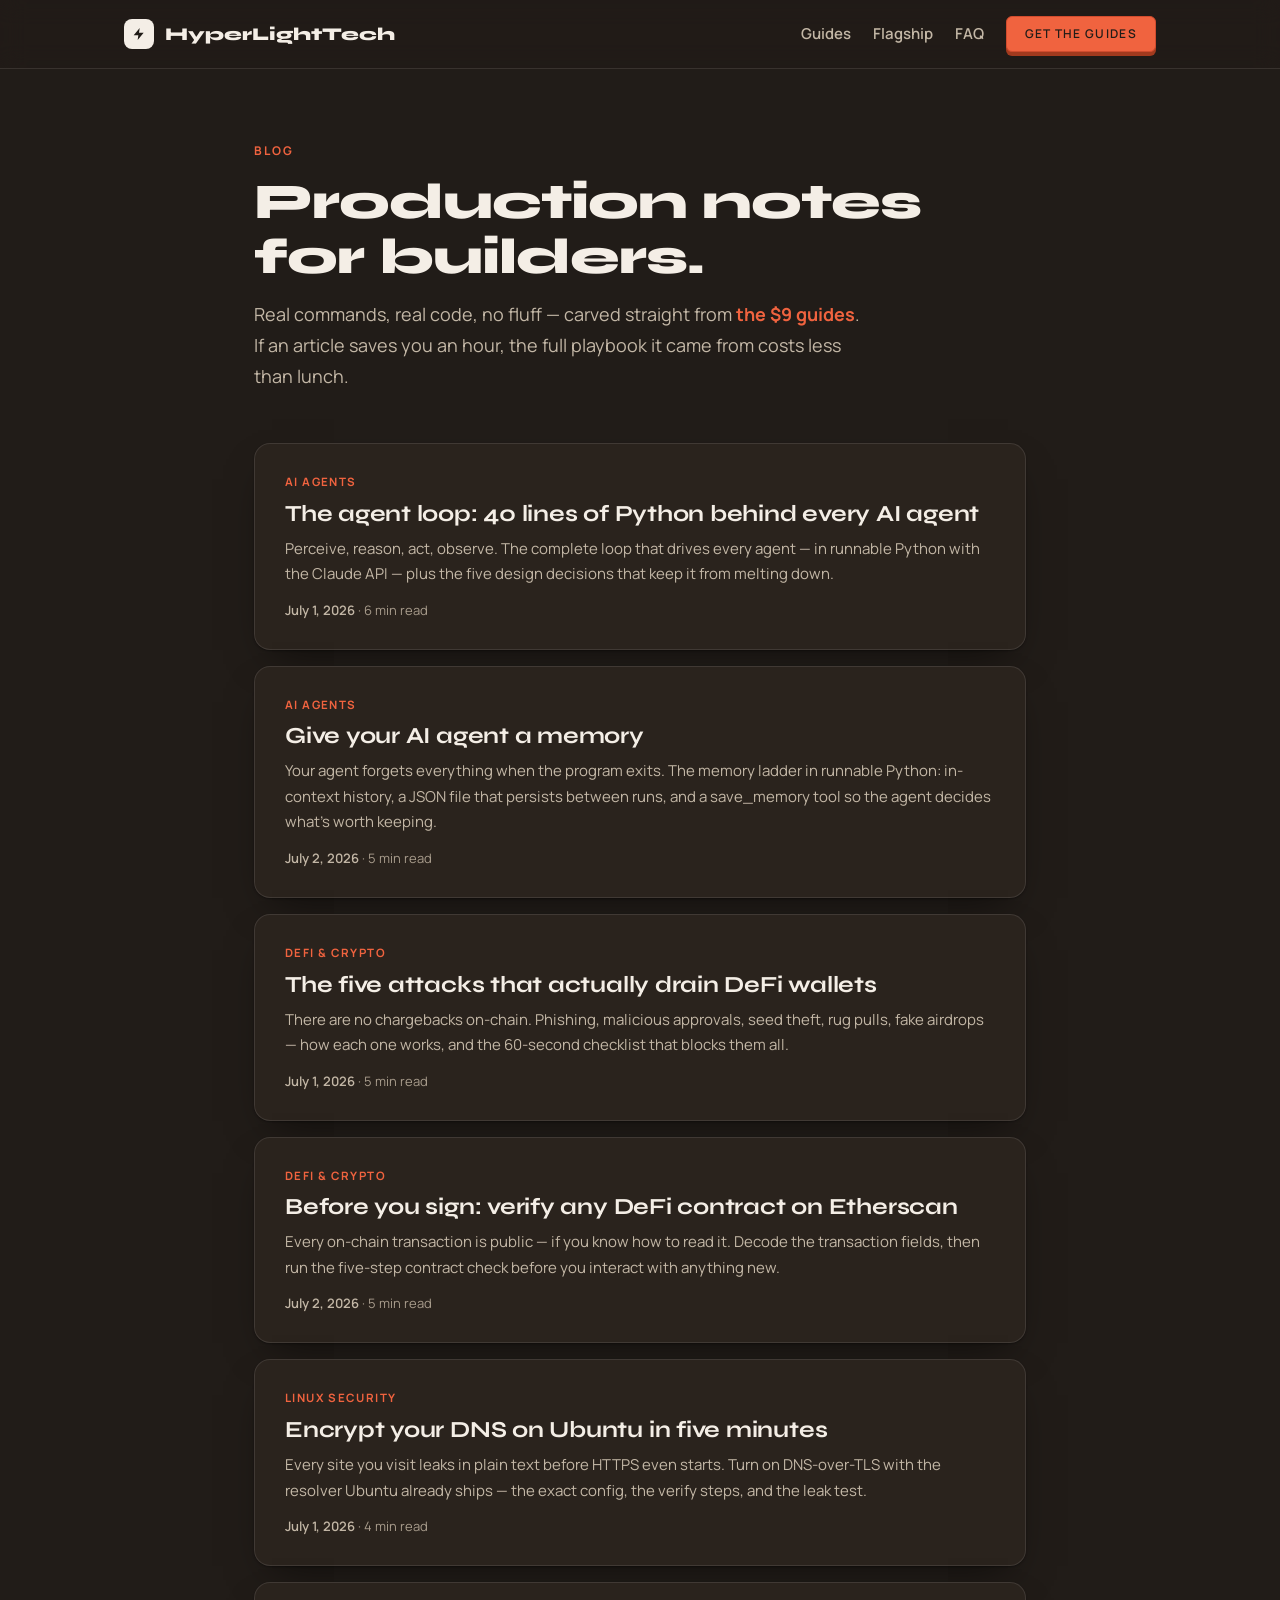
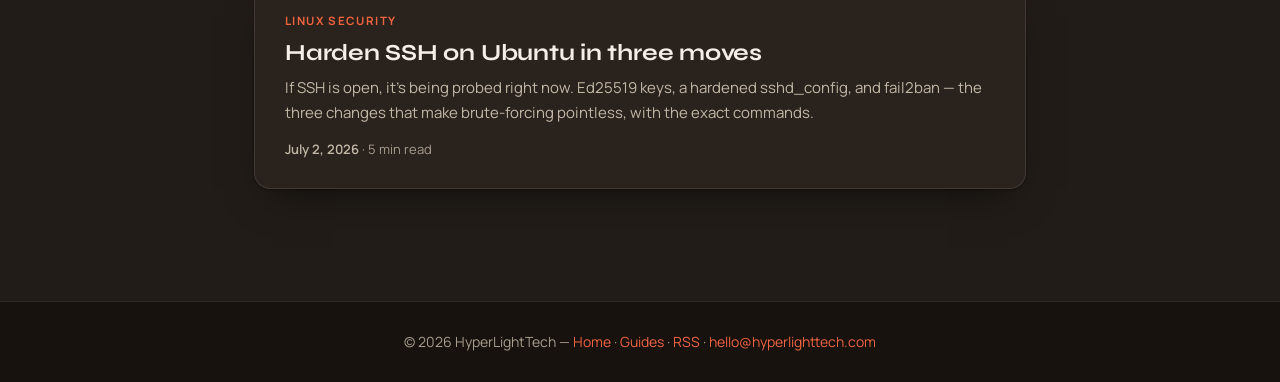
<file: blog/index.html>
<!DOCTYPE html>
<html lang="en">
<head>
  <meta charset="utf-8">
  <meta name="viewport" content="width=device-width, initial-scale=1.0">
  <meta name="description" content="Production notes from the HyperLightTech guides — Linux hardening, DeFi safety, and AI agents. Real commands, real code, no fluff.">
  <title>Blog — production notes for builders | HyperLightTech</title>
  <link rel="canonical" href="https://defi369.github.io/HyperLightSite/blog/">
  <meta property="og:type" content="website">
  <meta property="og:url" content="https://defi369.github.io/HyperLightSite/blog/">
  <meta property="og:title" content="HyperLightTech blog — production notes for builders">
  <meta property="og:description" content="Linux hardening, DeFi safety, and AI agents — carved from our $9 guides. Real commands, real code, no fluff.">
  <meta property="og:image" content="https://defi369.github.io/HyperLightSite/og-image.png">
  <meta name="twitter:card" content="summary_large_image">
  <meta name="theme-color" content="#211C18">
  <script type="application/ld+json">
   {"@context":"https://schema.org","@type":"Blog",
    "name":"HyperLightTech Blog",
    "url":"https://defi369.github.io/HyperLightSite/blog/",
    "description":"Production notes for builders — Linux hardening, DeFi safety, and AI agents.",
    "publisher":{"@type":"Organization","name":"HyperLightTech"},
    "blogPost":[
      {"@type":"BlogPosting","headline":"Give Your AI Agent a Memory: In-Context, JSON, and a save_memory Tool","url":"https://defi369.github.io/HyperLightSite/blog/ai-agent-memory-python.html","datePublished":"2026-07-02"},
      {"@type":"BlogPosting","headline":"Harden SSH on Ubuntu in Three Moves: Keys, Config, fail2ban","url":"https://defi369.github.io/HyperLightSite/blog/harden-ssh-ubuntu.html","datePublished":"2026-07-02"},
      {"@type":"BlogPosting","headline":"Before You Sign: How to Verify Any DeFi Contract on Etherscan","url":"https://defi369.github.io/HyperLightSite/blog/verify-smart-contracts-etherscan.html","datePublished":"2026-07-02"},
      {"@type":"BlogPosting","headline":"The Agent Loop: 40 Lines of Python Behind Every AI Agent","url":"https://defi369.github.io/HyperLightSite/blog/ai-agent-loop-python.html","datePublished":"2026-07-01"},
      {"@type":"BlogPosting","headline":"The Five Attacks That Actually Drain DeFi Wallets — and How to Block Every One","url":"https://defi369.github.io/HyperLightSite/blog/avoid-defi-wallet-drains.html","datePublished":"2026-07-01"},
      {"@type":"BlogPosting","headline":"Encrypt Your DNS on Ubuntu in Five Minutes (DNS-over-TLS with systemd-resolved)","url":"https://defi369.github.io/HyperLightSite/blog/dns-over-tls-ubuntu.html","datePublished":"2026-07-01"}
    ]}
  </script>
  <link rel="alternate" type="application/atom+xml" title="HyperLightTech Blog" href="feed.xml">
  <link rel="stylesheet" href="../fonts/fonts.css">
  <link rel="icon" href="../favicon.svg" type="image/svg+xml">
  <style>
    *,*::before,*::after{box-sizing:border-box;margin:0;padding:0}
    :root{
      --paper:#211C18; --paper-2:#1A1511; --card:#2A231D;
      --ink:#F4EEE6; --ink-2:#C3B7A6; --ink-3:#A89C8C;
      --line:rgba(244,238,230,.11); --accent:#F0633F; --accent-deep:#E2553D;
      --accent-soft:rgba(240,99,63,.14);
      --fh:'Syne',sans-serif; --fb:'Manrope',sans-serif;
    }
    html{scroll-behavior:smooth}
    body{background:var(--paper);color:var(--ink);font-family:var(--fb);font-size:17px;line-height:1.7;-webkit-font-smoothing:antialiased;
      min-height:100vh;display:flex;flex-direction:column}
    a{color:inherit}

    header{position:sticky;top:0;z-index:50;background:rgba(33,28,24,.82);backdrop-filter:blur(12px);border-bottom:1px solid var(--line)}
    nav{max-width:1080px;margin:0 auto;padding:0 24px;height:68px;display:flex;align-items:center;justify-content:space-between;gap:16px}
    .logo{display:flex;align-items:center;gap:11px;text-decoration:none;font-family:var(--fh);font-weight:800;font-size:18px}
    .logo .mark{width:30px;height:30px;border-radius:8px;background:var(--ink);display:grid;place-items:center;color:var(--paper)}
    .logo .mark svg{width:16px;height:16px}
    .nav-right{display:flex;align-items:center;gap:22px}
    .nav-right>a{font-size:15px;font-weight:600;color:var(--ink-2);text-decoration:none}
    .nav-right>a:hover{color:var(--ink)}
    .nav-cta{display:inline-flex;align-items:center;background:var(--accent);color:var(--paper)!important;padding:11px 18px;
      border-radius:6px;border:1px solid #D14C2E;font-weight:700;font-size:12px!important;letter-spacing:.11em;text-transform:uppercase;
      line-height:1;text-decoration:none;white-space:nowrap;box-shadow:0 4px 0 0 #A23A1E;transition:transform .12s ease,box-shadow .12s ease,background .2s}
    .nav-cta:hover{background:var(--accent-deep);transform:translateY(-1px);box-shadow:0 5px 0 0 #A23A1E}
    .nav-cta:active{transform:translateY(4px);box-shadow:0 0 0 0 #A23A1E}

    main{flex:1;max-width:820px;margin:0 auto;width:100%;padding:72px 24px 96px}
    .eyebrow{font-size:12px;font-weight:700;letter-spacing:.16em;text-transform:uppercase;color:var(--accent)}
    h1{font-family:var(--fh);font-weight:800;letter-spacing:-.02em;line-height:1.1;font-size:clamp(32px,5.4vw,50px);margin:14px 0 14px}
    .sub{font-size:18px;color:var(--ink-2);max-width:56ch;margin-bottom:52px}
    .sub a{color:var(--accent);text-decoration:none;font-weight:700}
    .sub a:hover{text-decoration:underline}

    .post{display:block;background:var(--card);border:1px solid var(--line);border-radius:16px;padding:28px 30px;margin-bottom:16px;
      text-decoration:none;transition:transform .2s ease,border-color .2s;box-shadow:0 1px 2px rgba(0,0,0,.35),0 18px 40px -18px rgba(0,0,0,.6)}
    .post:hover{transform:translateY(-3px);border-color:rgba(240,99,63,.38)}
    .post .label{font-size:11.5px;font-weight:700;letter-spacing:.12em;text-transform:uppercase;color:var(--accent);margin-bottom:8px}
    .post h2{font-family:var(--fh);font-weight:700;font-size:23px;letter-spacing:-.01em;line-height:1.22;color:var(--ink);margin-bottom:8px}
    .post p{font-size:15px;color:var(--ink-2);margin-bottom:12px}
    .post .pmeta{font-size:13px;color:var(--ink-3)}
    .post .pmeta b{color:var(--ink-2);font-weight:600}

    footer{background:#17120E;border-top:1px solid var(--line);padding:28px 24px;text-align:center;font-size:14px;color:var(--ink-3)}
    footer a{color:var(--accent);text-decoration:none}
    @media(prefers-reduced-motion:reduce){.nav-cta,.post{transition:none}}
    @media(max-width:600px){.nav-right>a:not(.nav-cta){display:none}.post{padding:22px 20px}
      .logo{font-size:15px;gap:8px}.logo .mark{width:26px;height:26px}.logo .mark svg{width:14px;height:14px}
      .nav-right{gap:12px}.nav-right>a.nav-cta{padding:10px 12px;font-size:10.5px!important;letter-spacing:.08em}}
    @media(max-width:420px){.logo .word{display:none}}
  </style>
</head>
<body>

<header>
  <nav>
    <a href="../" class="logo">
      <span class="mark"><svg viewBox="0 0 24 24" fill="none" stroke="currentColor" stroke-width="2.2" stroke-linejoin="round"><path d="M13 3 4 14h7l-1 7 9-11h-7z" fill="currentColor" stroke="none"/></svg></span>
      <span class="word">HyperLightTech</span>
    </a>
    <div class="nav-right">
      <a href="../#guides">Guides</a>
      <a href="../#flagship">Flagship</a>
      <a href="../#faq">FAQ</a>
      <a href="../#guides" class="nav-cta">Get the guides</a>
    </div>
  </nav>
</header>

<main>
  <div class="eyebrow">Blog</div>
  <h1>Production notes for builders.</h1>
  <p class="sub">Real commands, real code, no fluff — carved straight from <a href="../#guides">the $9 guides</a>. If an article saves you an hour, the full playbook it came from costs less than lunch.</p>

  <a class="post" href="ai-agent-loop-python.html">
    <div class="label">AI agents</div>
    <h2>The agent loop: 40 lines of Python behind every AI agent</h2>
    <p>Perceive, reason, act, observe. The complete loop that drives every agent — in runnable Python with the Claude API — plus the five design decisions that keep it from melting down.</p>
    <div class="pmeta"><b>July 1, 2026</b> · 6 min read</div>
  </a>

  <a class="post" href="ai-agent-memory-python.html">
    <div class="label">AI agents</div>
    <h2>Give your AI agent a memory</h2>
    <p>Your agent forgets everything when the program exits. The memory ladder in runnable Python: in-context history, a JSON file that persists between runs, and a save_memory tool so the agent decides what's worth keeping.</p>
    <div class="pmeta"><b>July 2, 2026</b> · 5 min read</div>
  </a>

  <a class="post" href="avoid-defi-wallet-drains.html">
    <div class="label">DeFi &amp; crypto</div>
    <h2>The five attacks that actually drain DeFi wallets</h2>
    <p>There are no chargebacks on-chain. Phishing, malicious approvals, seed theft, rug pulls, fake airdrops — how each one works, and the 60-second checklist that blocks them all.</p>
    <div class="pmeta"><b>July 1, 2026</b> · 5 min read</div>
  </a>

  <a class="post" href="verify-smart-contracts-etherscan.html">
    <div class="label">DeFi &amp; crypto</div>
    <h2>Before you sign: verify any DeFi contract on Etherscan</h2>
    <p>Every on-chain transaction is public — if you know how to read it. Decode the transaction fields, then run the five-step contract check before you interact with anything new.</p>
    <div class="pmeta"><b>July 2, 2026</b> · 5 min read</div>
  </a>

  <a class="post" href="dns-over-tls-ubuntu.html">
    <div class="label">Linux security</div>
    <h2>Encrypt your DNS on Ubuntu in five minutes</h2>
    <p>Every site you visit leaks in plain text before HTTPS even starts. Turn on DNS-over-TLS with the resolver Ubuntu already ships — the exact config, the verify steps, and the leak test.</p>
    <div class="pmeta"><b>July 1, 2026</b> · 4 min read</div>
  </a>

  <a class="post" href="harden-ssh-ubuntu.html">
    <div class="label">Linux security</div>
    <h2>Harden SSH on Ubuntu in three moves</h2>
    <p>If SSH is open, it's being probed right now. Ed25519 keys, a hardened sshd_config, and fail2ban — the three changes that make brute-forcing pointless, with the exact commands.</p>
    <div class="pmeta"><b>July 2, 2026</b> · 5 min read</div>
  </a>
</main>

<footer>
  © 2026 HyperLightTech — <a href="../">Home</a> · <a href="../#guides">Guides</a> · <a href="feed.xml">RSS</a> · <a href="mailto:hello@hyperlighttech.com">hello@hyperlighttech.com</a>
</footer>

</body>
</html>
</file>
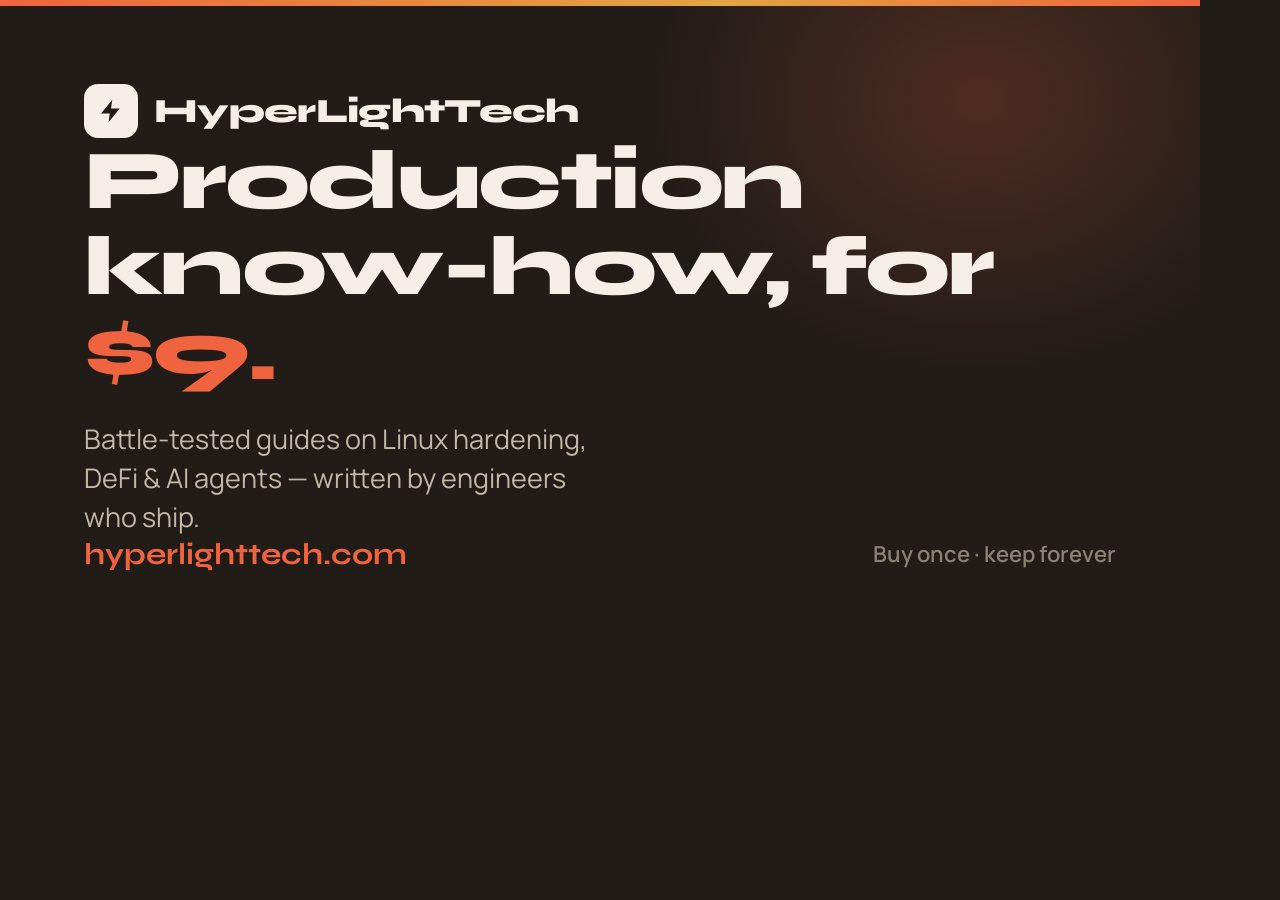
<file: og-image.html>
<!DOCTYPE html>
<html lang="en">
<head>
  <meta charset="UTF-8">
  <title>OG image — HyperLightTech</title>
  <link rel="stylesheet" href="fonts/fonts.css">
  <style>
    *{margin:0;padding:0;box-sizing:border-box}
    html,body{width:1200px;height:630px;overflow:hidden}
    body{
      background:#211C18;
      font-family:'Manrope',sans-serif;color:#F4EEE6;
      position:relative;padding:84px 84px 72px;display:flex;flex-direction:column;justify-content:space-between;
    }
    /* warm glow + hairline accent */
    .glow{position:absolute;top:-180px;right:-120px;width:680px;height:560px;
      background:radial-gradient(ellipse,rgba(240,99,63,.22),transparent 70%);pointer-events:none}
    .topline{position:absolute;top:0;left:0;right:0;height:6px;background:linear-gradient(90deg,#F0633F,#E0A640 60%,#F0633F)}
    .row{position:relative;z-index:1}

    .brand{display:flex;align-items:center;gap:16px}
    .mark{width:54px;height:54px;border-radius:14px;background:#F4EEE6;display:grid;place-items:center;color:#211C18}
    .mark svg{width:30px;height:30px}
    .brand .name{font-family:'Syne',sans-serif;font-weight:800;font-size:34px;letter-spacing:-.02em}

    h1{font-family:'Syne',sans-serif;font-weight:800;font-size:84px;line-height:1.02;letter-spacing:-.03em;max-width:18ch}
    h1 em{font-style:normal;color:#F0633F}
    .sub{font-size:27px;color:#C3B7A6;line-height:1.45;max-width:32ch;margin-top:24px}

    .foot{display:flex;align-items:center;justify-content:space-between}
    .url{font-family:'Syne',sans-serif;font-weight:700;font-size:30px;color:#F0633F}
    .tags{font-size:22px;color:#8C8175;font-weight:600}
  </style>
</head>
<body>
  <div class="glow"></div>
  <div class="topline"></div>

  <div class="row brand">
    <span class="mark"><svg viewBox="0 0 24 24" fill="none" stroke="currentColor" stroke-width="2.2" stroke-linejoin="round"><path d="M13 3 4 14h7l-1 7 9-11h-7z" fill="currentColor" stroke="none"/></svg></span>
    <span class="name">HyperLightTech</span>
  </div>

  <div class="row">
    <h1>Production know-how, for <em>$9.</em></h1>
    <p class="sub">Battle-tested guides on Linux hardening, DeFi &amp; AI agents — written by engineers who ship.</p>
  </div>

  <div class="row foot">
    <span class="url">hyperlighttech.com</span>
    <span class="tags">Buy once · keep forever</span>
  </div>
</body>
</html>
</file>
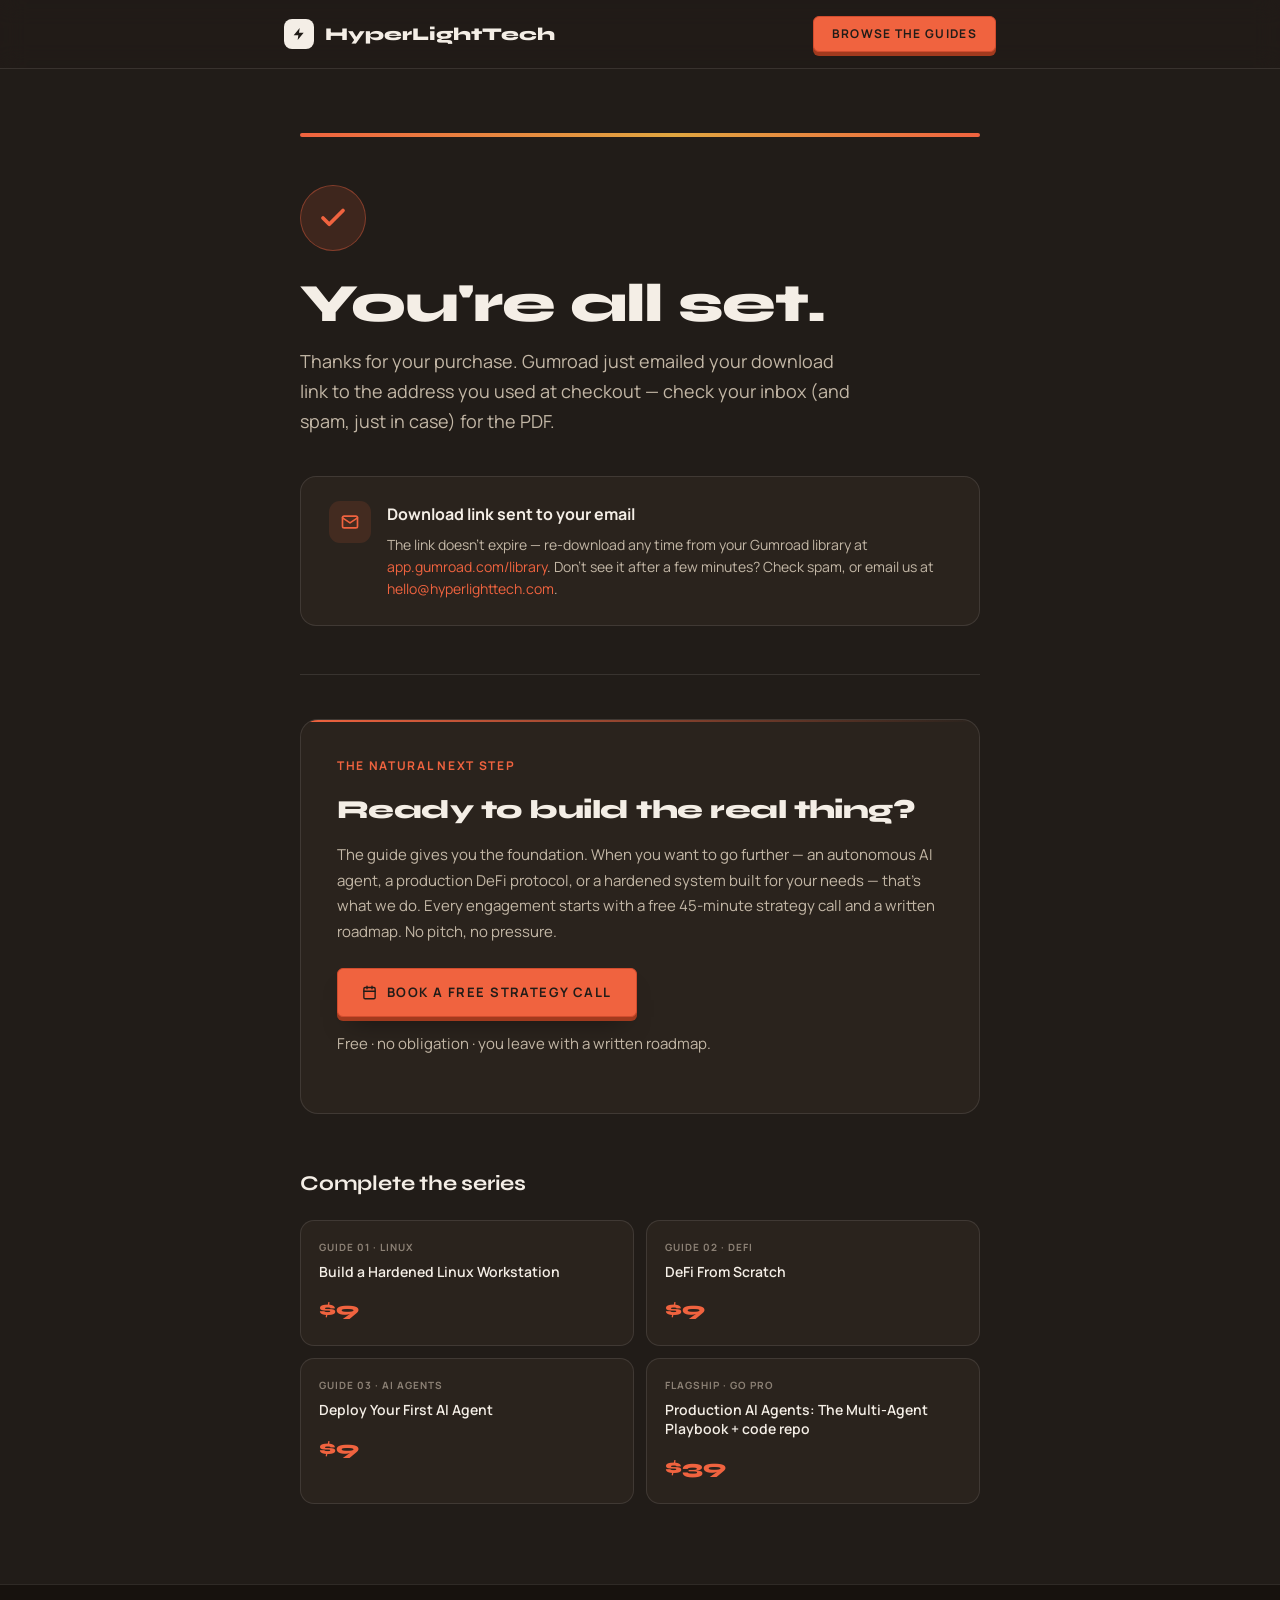
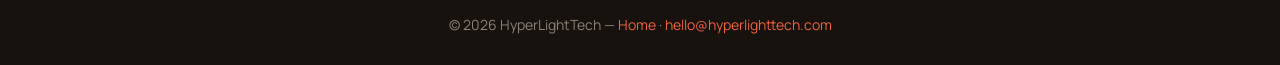
<file: thank-you.html>
<!DOCTYPE html>
<html lang="en">
<head>
  <meta charset="UTF-8">
  <meta name="viewport" content="width=device-width, initial-scale=1.0">
  <title>Thank You — HyperLightTech</title>
  <meta name="robots" content="noindex, nofollow">
  <link rel="stylesheet" href="fonts/fonts.css">
  <link rel="icon" href="favicon.svg" type="image/svg+xml">
  <style>
    *,*::before,*::after{box-sizing:border-box;margin:0;padding:0}
    :root{
      --paper:#211C18; --paper-2:#1A1511; --card:#2A231D;
      --ink:#F4EEE6; --ink-2:#C3B7A6; --ink-3:#8C8175;
      --line:rgba(244,238,230,.11); --accent:#F0633F; --accent-deep:#E2553D;
      --fh:'Syne',sans-serif; --fb:'Manrope',sans-serif;
    }
    html{scroll-behavior:smooth}
    body{background:var(--paper);color:var(--ink);font-family:var(--fb);font-size:17px;line-height:1.7;
      min-height:100vh;display:flex;flex-direction:column;-webkit-font-smoothing:antialiased}
    a{color:inherit}
    h1{font-family:var(--fh);font-weight:800;letter-spacing:-.02em;line-height:1.08}

    header{background:rgba(33,28,24,.82);backdrop-filter:blur(12px);border-bottom:1px solid var(--line)}
    nav{max-width:760px;margin:0 auto;padding:0 24px;height:68px;display:flex;align-items:center;justify-content:space-between}
    .logo{display:flex;align-items:center;gap:11px;text-decoration:none;font-family:var(--fh);font-weight:800;font-size:18px}
    .logo .mark{width:30px;height:30px;border-radius:8px;background:var(--ink);display:grid;place-items:center;color:var(--paper)}
    .logo .mark svg{width:16px;height:16px}
    .nav-cta{display:inline-flex;align-items:center;background:var(--accent);color:var(--paper);padding:11px 18px;
      border-radius:6px;border:1px solid #D14C2E;font-weight:700;font-size:12px;letter-spacing:.11em;text-transform:uppercase;
      line-height:1;text-decoration:none;white-space:nowrap;box-shadow:0 4px 0 0 #A23A1E;
      transition:transform .12s ease,box-shadow .12s ease,background .2s}
    .nav-cta:hover{background:var(--accent-deep);transform:translateY(-1px);box-shadow:0 5px 0 0 #A23A1E}
    .nav-cta:active{transform:translateY(4px);box-shadow:0 0 0 0 #A23A1E}

    main{flex:1;padding:64px 24px 80px}
    .wrap{max-width:680px;margin:0 auto}
    .bar{height:4px;border-radius:2px;margin-bottom:48px;
      background:linear-gradient(90deg,var(--accent),#E0A640 55%,var(--accent))}
    .check{width:66px;height:66px;border-radius:50%;display:grid;place-items:center;margin-bottom:24px;
      background:var(--accent-soft,rgba(240,99,63,.14));border:1px solid rgba(240,99,63,.4);color:var(--accent)}
    .check svg{width:30px;height:30px}
    h1{font-size:clamp(34px,5vw,54px);margin-bottom:14px}
    .lead{font-size:18px;color:var(--ink-2);line-height:1.65;margin-bottom:40px;max-width:560px}

    .delivery{background:var(--card);border:1px solid var(--line);border-radius:16px;padding:24px 28px;
      margin-bottom:48px;display:flex;gap:16px;align-items:flex-start}
    .delivery .ic{width:42px;height:42px;flex-shrink:0;border-radius:11px;display:grid;place-items:center;
      background:rgba(240,99,63,.12);color:var(--accent)}
    .delivery .ic svg{width:20px;height:20px}
    .delivery h2{font-family:var(--fb);font-weight:700;color:var(--ink);font-size:16px;margin-bottom:5px}
    .delivery p{font-size:14px;color:var(--ink-2);line-height:1.6}
    .delivery a{color:var(--accent);text-decoration:none}.delivery a:hover{text-decoration:underline}

    .divider{height:1px;background:var(--line);margin:44px 0}

    .next{position:relative;background:var(--card);border:1px solid var(--line);border-radius:18px;
      padding:36px 36px 32px;overflow:hidden;margin-bottom:52px}
    .next::before{content:'';position:absolute;top:0;left:0;right:0;height:2px;background:linear-gradient(90deg,var(--accent),transparent)}
    .eyebrow{font-size:12px;font-weight:700;letter-spacing:.14em;text-transform:uppercase;color:var(--accent);margin-bottom:12px}
    .next h2{font-family:var(--fh);font-size:26px;font-weight:800;letter-spacing:-.02em;color:var(--ink);margin-bottom:10px}
    .next p{font-size:15px;color:var(--ink-2);line-height:1.7;margin-bottom:24px}
    .btn{display:inline-flex;align-items:center;justify-content:center;gap:10px;background:var(--accent);color:var(--paper);
      font-family:var(--fb);font-weight:700;font-size:13px;letter-spacing:.11em;text-transform:uppercase;line-height:1;
      padding:16px 24px;border-radius:6px;border:1px solid #D14C2E;text-decoration:none;white-space:nowrap;
      box-shadow:0 4px 0 0 #A23A1E,0 16px 26px -14px rgba(0,0,0,.5);
      transition:transform .12s ease,box-shadow .12s ease,background .2s}
    .btn:hover{background:var(--accent-deep);transform:translateY(-1px);box-shadow:0 5px 0 0 #A23A1E,0 20px 30px -14px rgba(0,0,0,.55)}
    .btn:active{transform:translateY(4px);box-shadow:0 0 0 0 #A23A1E,0 2px 6px -2px rgba(0,0,0,.4)}
    .btn:focus-visible{outline:2px solid var(--ink);outline-offset:3px}
    .btn svg{width:15px;height:15px}
    .note{font-size:13px;color:var(--ink-3);margin-top:14px}

    .series h2{font-family:var(--fh);font-size:21px;font-weight:700;letter-spacing:-.01em;color:var(--ink);margin-bottom:18px}
    .row{display:grid;grid-template-columns:repeat(2,1fr);gap:12px}
    .mini{background:var(--card);border:1px solid var(--line);border-radius:14px;padding:18px;text-decoration:none;
      display:block;transition:border-color .2s,transform .2s}
    .mini:hover{transform:translateY(-3px);border-color:rgba(240,99,63,.4)}
    .mini .l{font-size:10px;font-weight:700;letter-spacing:.1em;text-transform:uppercase;color:var(--ink-3);margin-bottom:7px}
    .mini .t{font-size:14px;font-weight:600;color:var(--ink);line-height:1.35;margin-bottom:12px}
    .mini .p{font-family:var(--fh);font-weight:800;font-size:20px;color:var(--accent)}

    footer{background:#17120E;border-top:1px solid var(--line);padding:28px 24px;text-align:center;font-size:14px;color:var(--ink-3)}
    footer a{color:var(--accent);text-decoration:none}

    @media(max-width:600px){.row{grid-template-columns:1fr}.delivery{flex-direction:column}.next{padding:28px 22px 24px}
      .logo{font-size:15px;gap:8px}.logo .mark{width:26px;height:26px}.logo .mark svg{width:14px;height:14px}
      .nav-cta{padding:10px 12px;font-size:10.5px;letter-spacing:.08em}}
    @media(max-width:420px){.logo .word{display:none}}
  </style>
</head>
<body>

<header>
  <nav>
    <a href="./" class="logo">
      <span class="mark"><svg viewBox="0 0 24 24" fill="none" stroke="currentColor" stroke-width="2.2" stroke-linejoin="round"><path d="M13 3 4 14h7l-1 7 9-11h-7z" fill="currentColor" stroke="none"/></svg></span>
      <span class="word">HyperLightTech</span>
    </a>
    <a href="./#guides" class="nav-cta">Browse the guides</a>
  </nav>
</header>

<main>
  <div class="wrap">
    <div class="bar"></div>

    <div class="check">
      <svg viewBox="0 0 24 24" fill="none" stroke="currentColor" stroke-width="3" stroke-linecap="round" stroke-linejoin="round"><path d="M20 6 9 17l-5-5"/></svg>
    </div>

    <h1>You're all set.</h1>
    <p class="lead">Thanks for your purchase. Gumroad just emailed your download link to the address you used at checkout — check your inbox (and spam, just in case) for the PDF.</p>

    <div class="delivery">
      <div class="ic"><svg viewBox="0 0 24 24" fill="none" stroke="currentColor" stroke-width="2" stroke-linecap="round" stroke-linejoin="round"><rect x="3" y="5" width="18" height="14" rx="2"/><path d="m3 7 9 6 9-6"/></svg></div>
      <div>
        <h2>Download link sent to your email</h2>
        <p>The link doesn't expire — re-download any time from your Gumroad library at <a href="https://app.gumroad.com/library" target="_blank" rel="noopener noreferrer">app.gumroad.com/library</a>. Don't see it after a few minutes? Check spam, or email us at <a href="mailto:hello@hyperlighttech.com">hello@hyperlighttech.com</a>.</p>
      </div>
    </div>

    <div class="divider"></div>

    <div class="next">
      <div class="eyebrow">The natural next step</div>
      <h2>Ready to build the real thing?</h2>
      <p>The guide gives you the foundation. When you want to go further — an autonomous AI agent, a production DeFi protocol, or a hardened system built for your needs — that's what we do. Every engagement starts with a free 45-minute strategy call and a written roadmap. No pitch, no pressure.</p>
      <a href="mailto:hello@hyperlighttech.com?subject=Custom%20build%20inquiry" class="btn">
        <svg viewBox="0 0 24 24" fill="none" stroke="currentColor" stroke-width="2.2" stroke-linecap="round" stroke-linejoin="round"><rect x="3" y="4" width="18" height="18" rx="2"/><path d="M16 2v4M8 2v4M3 10h18"/></svg>
        Book a free strategy call
      </a>
      <p class="note">Free · no obligation · you leave with a written roadmap.</p>
    </div>

    <div class="series">
      <h2>Complete the series</h2>
      <div class="row">
        <a href="https://hyperlighttech.gumroad.com/l/linux-guide" target="_blank" rel="noopener noreferrer" class="mini">
          <div class="l">Guide 01 · Linux</div>
          <div class="t">Build a Hardened Linux Workstation</div>
          <div class="p">$9</div>
        </a>
        <a href="https://hyperlighttech.gumroad.com/l/defi-guide" target="_blank" rel="noopener noreferrer" class="mini">
          <div class="l">Guide 02 · DeFi</div>
          <div class="t">DeFi From Scratch</div>
          <div class="p">$9</div>
        </a>
        <a href="https://hyperlighttech.gumroad.com/l/ai-agent-guide" target="_blank" rel="noopener noreferrer" class="mini">
          <div class="l">Guide 03 · AI Agents</div>
          <div class="t">Deploy Your First AI Agent</div>
          <div class="p">$9</div>
        </a>
        <a href="https://hyperlighttech.gumroad.com/l/flagship" target="_blank" rel="noopener noreferrer" class="mini">
          <div class="l">Flagship · go pro</div>
          <div class="t">Production AI Agents: The Multi-Agent Playbook + code repo</div>
          <div class="p">$39</div>
        </a>
      </div>
    </div>
  </div>
</main>

<footer>
  © 2026 HyperLightTech — <a href="./">Home</a> · <a href="mailto:hello@hyperlighttech.com">hello@hyperlighttech.com</a>
</footer>

</body>
</html>
</file>
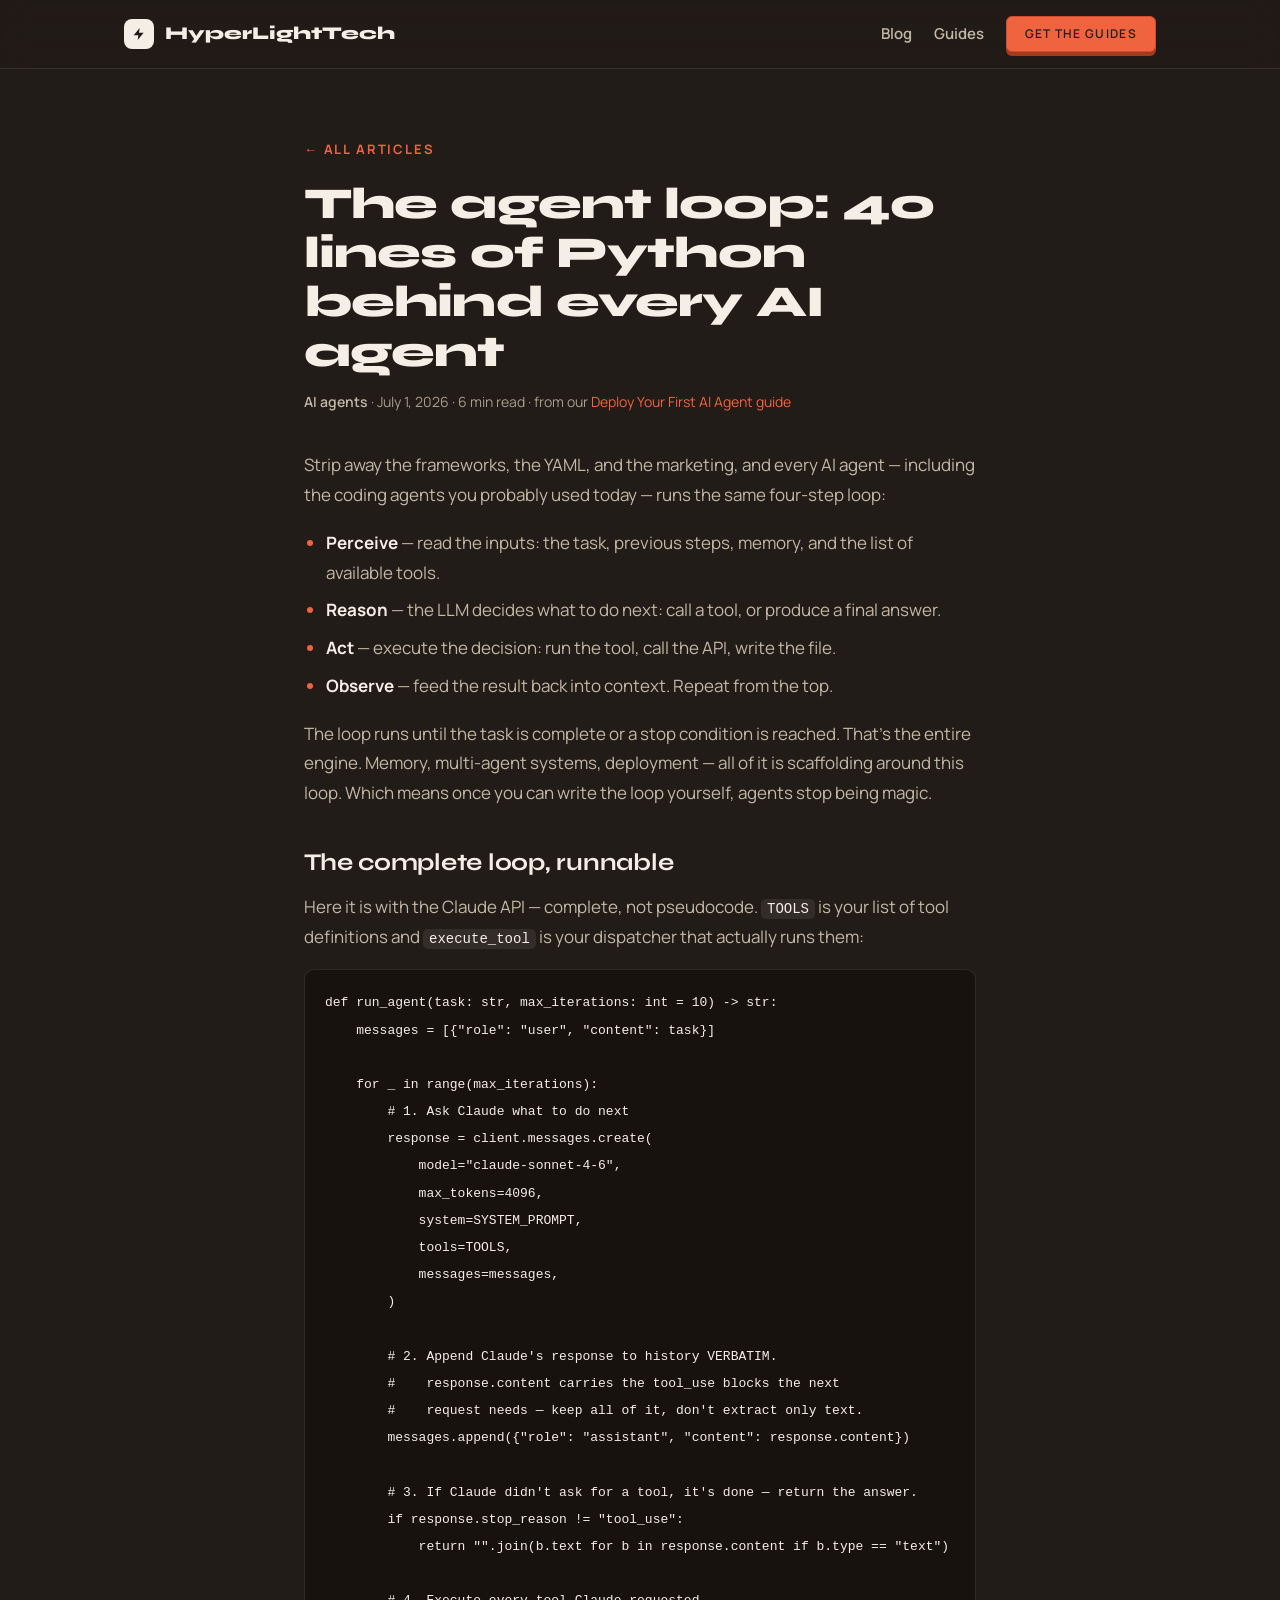
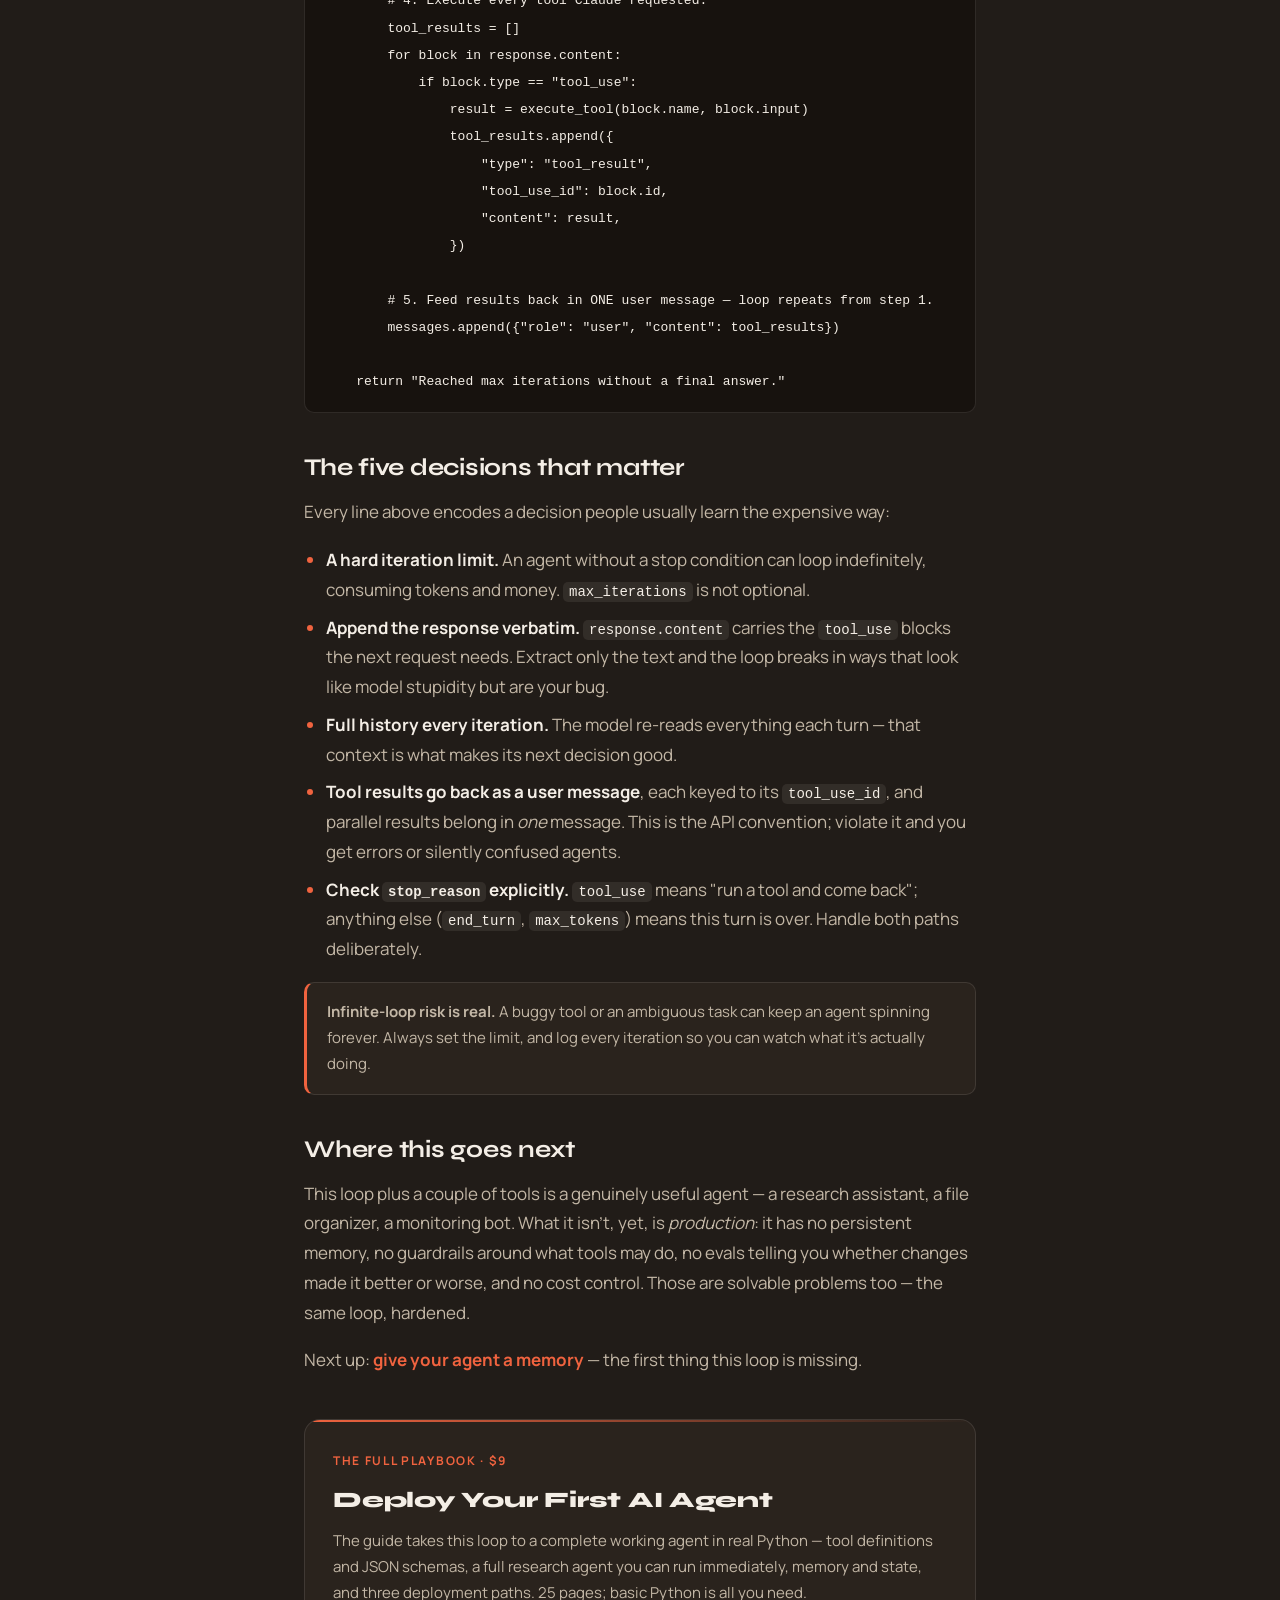
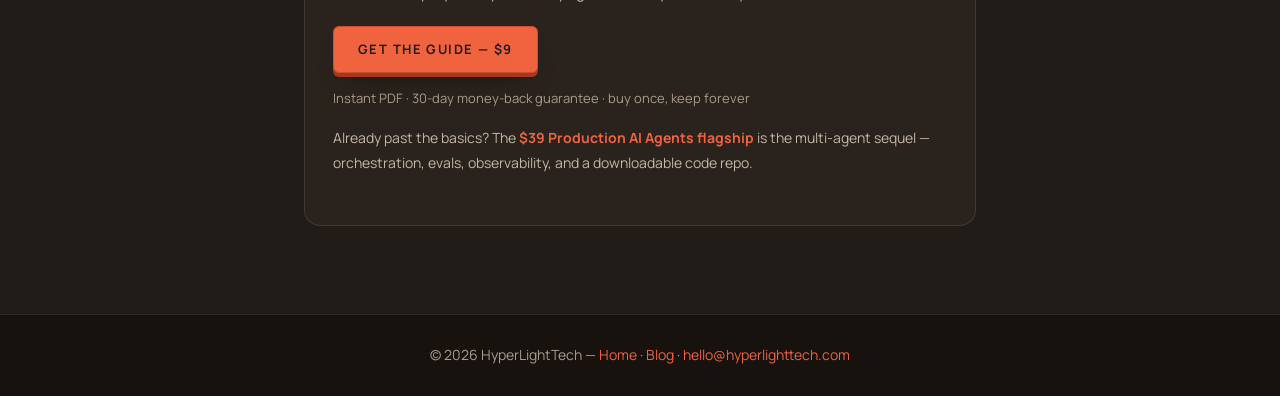
<file: blog/ai-agent-loop-python.html>
<!DOCTYPE html>
<html lang="en">
<head>
  <meta charset="utf-8">
  <meta name="viewport" content="width=device-width, initial-scale=1.0">
  <meta name="description" content="Every AI agent — including the coding agents you use daily — runs the same four-step loop. Here it is in 40 lines of runnable Python, with the design decisions that keep it from melting down.">
  <title>The Agent Loop: 40 Lines of Python Behind Every AI Agent — HyperLightTech</title>
  <link rel="canonical" href="https://defi369.github.io/HyperLightSite/blog/ai-agent-loop-python.html">
  <meta property="og:type" content="article">
  <meta property="og:url" content="https://defi369.github.io/HyperLightSite/blog/ai-agent-loop-python.html">
  <meta property="og:title" content="The Agent Loop: 40 Lines of Python Behind Every AI Agent">
  <meta property="og:description" content="Perceive, reason, act, observe. The complete agent loop in runnable Python — and the five design decisions that keep it safe.">
  <meta property="og:image" content="https://defi369.github.io/HyperLightSite/og-image.png">
  <meta name="twitter:card" content="summary_large_image">
  <meta name="theme-color" content="#211C18">
  <script type="application/ld+json">
   {"@context":"https://schema.org","@type":"BlogPosting",
    "headline":"The Agent Loop: 40 Lines of Python Behind Every AI Agent",
    "description":"Every AI agent runs the same four-step loop: perceive, reason, act, observe. The complete loop in runnable Python, plus the design decisions that keep it safe.",
    "datePublished":"2026-07-01","dateModified":"2026-07-01",
    "author":{"@type":"Organization","name":"HyperLightTech"},
    "publisher":{"@type":"Organization","name":"HyperLightTech"},
    "image":"https://defi369.github.io/HyperLightSite/og-image.png",
    "mainEntityOfPage":"https://defi369.github.io/HyperLightSite/blog/ai-agent-loop-python.html"}
  </script>
  <link rel="alternate" type="application/atom+xml" title="HyperLightTech Blog" href="feed.xml">
  <link rel="stylesheet" href="../fonts/fonts.css">
  <link rel="icon" href="../favicon.svg" type="image/svg+xml">
  <style>
    *,*::before,*::after{box-sizing:border-box;margin:0;padding:0}
    :root{
      --paper:#211C18; --paper-2:#1A1511; --card:#2A231D;
      --ink:#F4EEE6; --ink-2:#C3B7A6; --ink-3:#A89C8C;
      --line:rgba(244,238,230,.11); --accent:#F0633F; --accent-deep:#E2553D;
      --accent-soft:rgba(240,99,63,.14);
      --fh:'Syne',sans-serif; --fb:'Manrope',sans-serif;
    }
    html{scroll-behavior:smooth}
    body{background:var(--paper);color:var(--ink);font-family:var(--fb);font-size:17px;line-height:1.75;-webkit-font-smoothing:antialiased}
    a{color:inherit}

    header{position:sticky;top:0;z-index:50;background:rgba(33,28,24,.82);backdrop-filter:blur(12px);border-bottom:1px solid var(--line)}
    nav{max-width:1080px;margin:0 auto;padding:0 24px;height:68px;display:flex;align-items:center;justify-content:space-between;gap:16px}
    .logo{display:flex;align-items:center;gap:11px;text-decoration:none;font-family:var(--fh);font-weight:800;font-size:18px}
    .logo .mark{width:30px;height:30px;border-radius:8px;background:var(--ink);display:grid;place-items:center;color:var(--paper)}
    .logo .mark svg{width:16px;height:16px}
    .nav-right{display:flex;align-items:center;gap:22px}
    .nav-right>a{font-size:15px;font-weight:600;color:var(--ink-2);text-decoration:none}
    .nav-right>a:hover{color:var(--ink)}
    .nav-cta{display:inline-flex;align-items:center;background:var(--accent);color:var(--paper)!important;padding:11px 18px;
      border-radius:6px;border:1px solid #D14C2E;font-weight:700;font-size:12px!important;letter-spacing:.11em;text-transform:uppercase;
      line-height:1;text-decoration:none;white-space:nowrap;box-shadow:0 4px 0 0 #A23A1E;transition:transform .12s ease,box-shadow .12s ease,background .2s}
    .nav-cta:hover{background:var(--accent-deep);transform:translateY(-1px);box-shadow:0 5px 0 0 #A23A1E}
    .nav-cta:active{transform:translateY(4px);box-shadow:0 0 0 0 #A23A1E}

    main{max-width:720px;margin:0 auto;padding:64px 24px 88px}
    .crumb{font-size:13px;font-weight:700;letter-spacing:.14em;text-transform:uppercase;color:var(--accent);text-decoration:none}
    .crumb:hover{text-decoration:underline}
    h1{font-family:var(--fh);font-weight:800;letter-spacing:-.02em;line-height:1.12;font-size:clamp(30px,5vw,44px);margin:16px 0 14px}
    .meta{font-size:14px;color:var(--ink-3);margin-bottom:36px}
    .meta b{color:var(--ink-2);font-weight:600}
    article h2{font-family:var(--fh);font-weight:700;font-size:24px;letter-spacing:-.01em;line-height:1.25;margin:40px 0 14px}
    article p{color:var(--ink-2);margin-bottom:18px}
    article p strong,article li strong{color:var(--ink);font-weight:700}
    article ul,article ol{margin:0 0 18px 22px;color:var(--ink-2)}
    article li{margin-bottom:8px}
    article li::marker{color:var(--accent)}
    pre{background:#17120E;border:1px solid var(--line);border-radius:10px;padding:18px 20px;overflow-x:auto;margin:0 0 18px;line-height:1.6}
    pre code{background:none;padding:0;font-size:13px}
    code{font-family:ui-monospace,'SF Mono',Menlo,Consolas,monospace;font-size:14px;background:rgba(244,238,230,.08);padding:2px 6px;border-radius:5px;color:var(--ink)}
    .note{background:var(--card);border:1px solid var(--line);border-left:3px solid var(--accent);border-radius:10px;padding:16px 20px;margin:0 0 18px;font-size:15px;color:var(--ink-2)}

    .cta{background:var(--card);border:1px solid var(--line);border-radius:16px;padding:30px 28px;margin-top:44px;position:relative;overflow:hidden}
    .cta::before{content:'';position:absolute;top:0;left:0;right:0;height:2px;background:linear-gradient(90deg,var(--accent),transparent)}
    .cta .eyebrow{font-size:12px;font-weight:700;letter-spacing:.14em;text-transform:uppercase;color:var(--accent);margin-bottom:10px}
    .cta h3{font-family:var(--fh);font-weight:800;font-size:22px;letter-spacing:-.01em;margin-bottom:8px}
    .cta p{font-size:15px;color:var(--ink-2);margin-bottom:20px}
    .btn{display:inline-flex;align-items:center;justify-content:center;gap:10px;background:var(--accent);color:var(--paper);
      font-family:var(--fb);font-weight:700;font-size:13px;letter-spacing:.11em;text-transform:uppercase;line-height:1;
      padding:16px 24px;border-radius:6px;border:1px solid #D14C2E;text-decoration:none;white-space:nowrap;
      box-shadow:0 4px 0 0 #A23A1E,0 16px 26px -14px rgba(0,0,0,.5);
      transition:transform .12s ease,box-shadow .12s ease,background .2s}
    .btn:hover{background:var(--accent-deep);transform:translateY(-1px);box-shadow:0 5px 0 0 #A23A1E,0 20px 30px -14px rgba(0,0,0,.55)}
    .btn:active{transform:translateY(4px);box-shadow:0 0 0 0 #A23A1E,0 2px 6px -2px rgba(0,0,0,.4)}
    .btn:focus-visible{outline:2px solid var(--ink);outline-offset:3px}
    .cta .small{font-size:13px;color:var(--ink-3);margin:14px 0 0}
    .cta .alt{font-size:14px;color:var(--ink-2);margin-top:16px}
    .cta .alt a{color:var(--accent);text-decoration:none;font-weight:700}

    footer{background:#17120E;border-top:1px solid var(--line);padding:28px 24px;text-align:center;font-size:14px;color:var(--ink-3)}
    footer a{color:var(--accent);text-decoration:none}
    @media(prefers-reduced-motion:reduce){.btn,.nav-cta{transition:none}}
    @media(max-width:600px){.nav-right>a:not(.nav-cta){display:none}
      .logo{font-size:15px;gap:8px}.logo .mark{width:26px;height:26px}.logo .mark svg{width:14px;height:14px}
      .nav-right{gap:12px}.nav-right>a.nav-cta{padding:10px 12px;font-size:10.5px!important;letter-spacing:.08em}}
    @media(max-width:420px){.logo .word{display:none}}
  </style>
</head>
<body>

<header>
  <nav>
    <a href="../" class="logo">
      <span class="mark"><svg viewBox="0 0 24 24" fill="none" stroke="currentColor" stroke-width="2.2" stroke-linejoin="round"><path d="M13 3 4 14h7l-1 7 9-11h-7z" fill="currentColor" stroke="none"/></svg></span>
      <span class="word">HyperLightTech</span>
    </a>
    <div class="nav-right">
      <a href="./">Blog</a>
      <a href="../#guides">Guides</a>
      <a href="../#guides" class="nav-cta">Get the guides</a>
    </div>
  </nav>
</header>

<main>
  <a class="crumb" href="./">← All articles</a>
  <h1>The agent loop: 40 lines of Python behind every AI agent</h1>
  <p class="meta"><b>AI agents</b> · July 1, 2026 · 6 min read · from our <a href="../#guides" style="color:var(--accent);text-decoration:none">Deploy Your First AI Agent guide</a></p>

  <article>
    <p>Strip away the frameworks, the YAML, and the marketing, and every AI agent — including the coding agents you probably used today — runs the same four-step loop:</p>
    <ul>
      <li><strong>Perceive</strong> — read the inputs: the task, previous steps, memory, and the list of available tools.</li>
      <li><strong>Reason</strong> — the LLM decides what to do next: call a tool, or produce a final answer.</li>
      <li><strong>Act</strong> — execute the decision: run the tool, call the API, write the file.</li>
      <li><strong>Observe</strong> — feed the result back into context. Repeat from the top.</li>
    </ul>
    <p>The loop runs until the task is complete or a stop condition is reached. That's the entire engine. Memory, multi-agent systems, deployment — all of it is scaffolding around this loop. Which means once you can write the loop yourself, agents stop being magic.</p>

    <h2>The complete loop, runnable</h2>
    <p>Here it is with the Claude API — complete, not pseudocode. <code>TOOLS</code> is your list of tool definitions and <code>execute_tool</code> is your dispatcher that actually runs them:</p>
    <pre><code>def run_agent(task: str, max_iterations: int = 10) -> str:
    messages = [{"role": "user", "content": task}]

    for _ in range(max_iterations):
        # 1. Ask Claude what to do next
        response = client.messages.create(
            model="claude-sonnet-4-6",
            max_tokens=4096,
            system=SYSTEM_PROMPT,
            tools=TOOLS,
            messages=messages,
        )

        # 2. Append Claude's response to history VERBATIM.
        #    response.content carries the tool_use blocks the next
        #    request needs — keep all of it, don't extract only text.
        messages.append({"role": "assistant", "content": response.content})

        # 3. If Claude didn't ask for a tool, it's done — return the answer.
        if response.stop_reason != "tool_use":
            return "".join(b.text for b in response.content if b.type == "text")

        # 4. Execute every tool Claude requested.
        tool_results = []
        for block in response.content:
            if block.type == "tool_use":
                result = execute_tool(block.name, block.input)
                tool_results.append({
                    "type": "tool_result",
                    "tool_use_id": block.id,
                    "content": result,
                })

        # 5. Feed results back in ONE user message — loop repeats from step 1.
        messages.append({"role": "user", "content": tool_results})

    return "Reached max iterations without a final answer."</code></pre>

    <h2>The five decisions that matter</h2>
    <p>Every line above encodes a decision people usually learn the expensive way:</p>
    <ul>
      <li><strong>A hard iteration limit.</strong> An agent without a stop condition can loop indefinitely, consuming tokens and money. <code>max_iterations</code> is not optional.</li>
      <li><strong>Append the response verbatim.</strong> <code>response.content</code> carries the <code>tool_use</code> blocks the next request needs. Extract only the text and the loop breaks in ways that look like model stupidity but are your bug.</li>
      <li><strong>Full history every iteration.</strong> The model re-reads everything each turn — that context is what makes its next decision good.</li>
      <li><strong>Tool results go back as a user message</strong>, each keyed to its <code>tool_use_id</code>, and parallel results belong in <em>one</em> message. This is the API convention; violate it and you get errors or silently confused agents.</li>
      <li><strong>Check <code>stop_reason</code> explicitly.</strong> <code>tool_use</code> means "run a tool and come back"; anything else (<code>end_turn</code>, <code>max_tokens</code>) means this turn is over. Handle both paths deliberately.</li>
    </ul>
    <div class="note"><strong>Infinite-loop risk is real.</strong> A buggy tool or an ambiguous task can keep an agent spinning forever. Always set the limit, and log every iteration so you can watch what it's actually doing.</div>

    <h2>Where this goes next</h2>
    <p>This loop plus a couple of tools is a genuinely useful agent — a research assistant, a file organizer, a monitoring bot. What it isn't, yet, is <em>production</em>: it has no persistent memory, no guardrails around what tools may do, no evals telling you whether changes made it better or worse, and no cost control. Those are solvable problems too — the same loop, hardened.</p>
    <p>Next up: <a href="ai-agent-memory-python.html" style="color:var(--accent);text-decoration:none;font-weight:700">give your agent a memory</a> — the first thing this loop is missing.</p>
  </article>

  <div class="cta">
    <div class="eyebrow">The full playbook · $9</div>
    <h3>Deploy Your First AI Agent</h3>
    <p>The guide takes this loop to a complete working agent in real Python — tool definitions and JSON schemas, a full research agent you can run immediately, memory and state, and three deployment paths. 25 pages; basic Python is all you need.</p>
    <a class="btn" href="https://hyperlighttech.gumroad.com/l/ai-agent-guide" target="_blank" rel="noopener noreferrer">Get the guide — $9</a>
    <p class="small">Instant PDF · 30-day money-back guarantee · buy once, keep forever</p>
    <p class="alt">Already past the basics? The <a href="../#flagship">$39 Production AI Agents flagship</a> is the multi-agent sequel — orchestration, evals, observability, and a downloadable code repo.</p>
  </div>
</main>

<footer>
  © 2026 HyperLightTech — <a href="../">Home</a> · <a href="./">Blog</a> · <a href="mailto:hello@hyperlighttech.com">hello@hyperlighttech.com</a>
</footer>

</body>
</html>
</file>
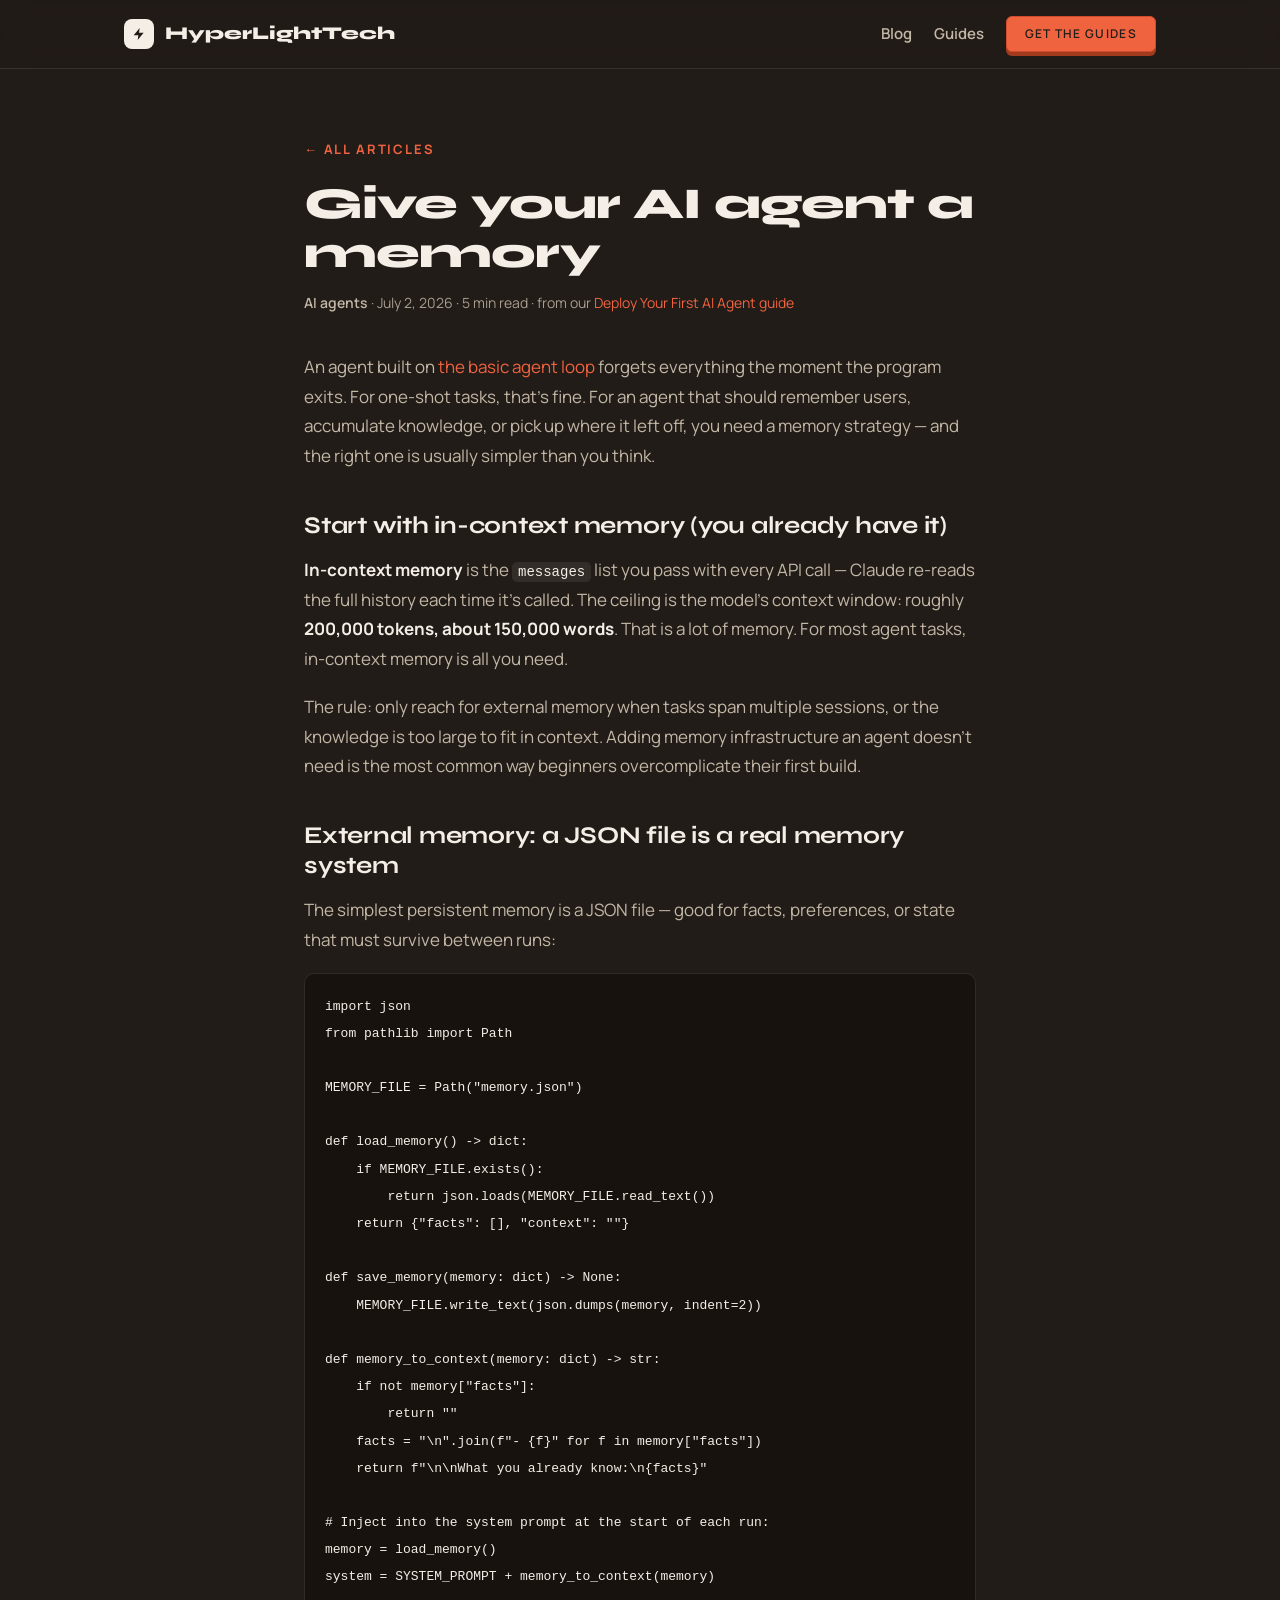
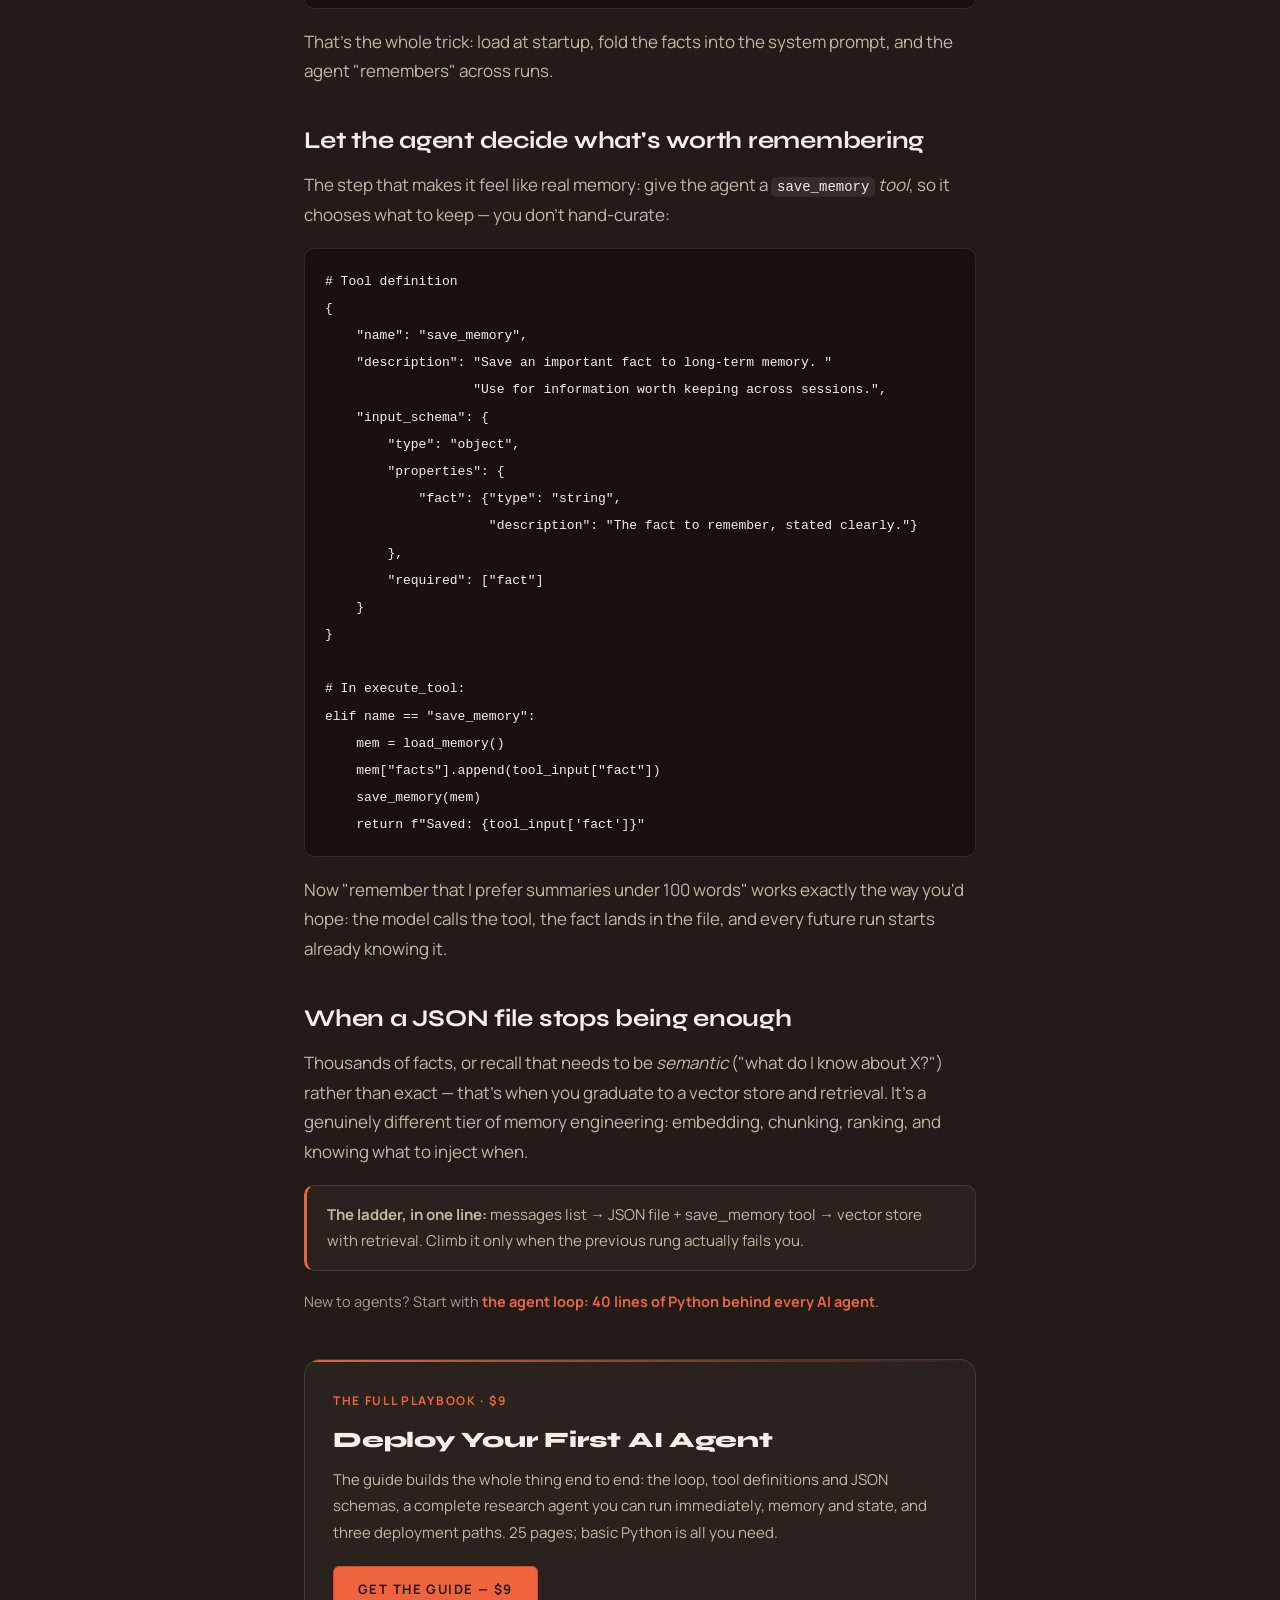
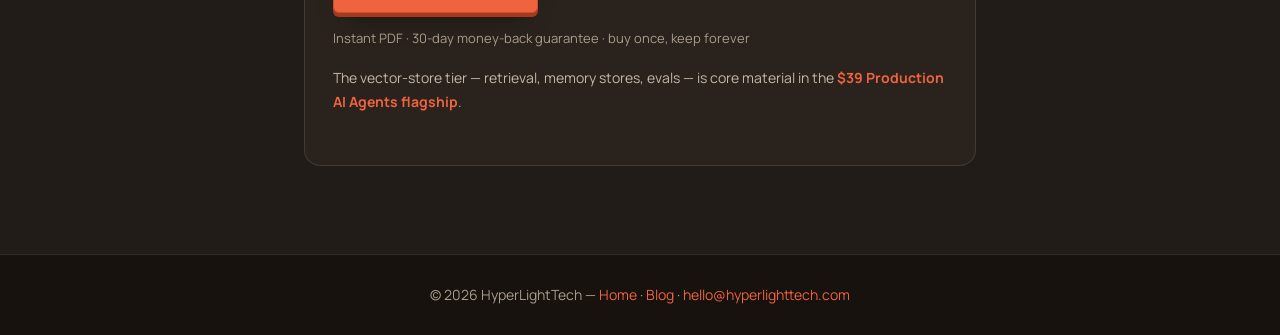
<file: blog/ai-agent-memory-python.html>
<!DOCTYPE html>
<html lang="en">
<head>
  <meta charset="utf-8">
  <meta name="viewport" content="width=device-width, initial-scale=1.0">
  <meta name="description" content="Your agent forgets everything when the program exits. Here's the memory ladder: in-context history, a JSON file that persists between runs, and a save_memory tool so the agent decides what's worth keeping.">
  <title>Give Your AI Agent a Memory: In-Context, JSON, and a save_memory Tool — HyperLightTech</title>
  <link rel="canonical" href="https://defi369.github.io/HyperLightSite/blog/ai-agent-memory-python.html">
  <meta property="og:type" content="article">
  <meta property="og:url" content="https://defi369.github.io/HyperLightSite/blog/ai-agent-memory-python.html">
  <meta property="og:title" content="Give Your AI Agent a Memory">
  <meta property="og:description" content="In-context history, a JSON file that persists between runs, and a save_memory tool so the agent decides what's worth keeping — in runnable Python.">
  <meta property="og:image" content="https://defi369.github.io/HyperLightSite/og-image.png">
  <meta name="twitter:card" content="summary_large_image">
  <meta name="theme-color" content="#211C18">
  <script type="application/ld+json">
   {"@context":"https://schema.org","@type":"BlogPosting",
    "headline":"Give Your AI Agent a Memory: In-Context, JSON, and a save_memory Tool",
    "description":"Agents forget everything when the program exits. The memory ladder in runnable Python: in-context history, a persistent JSON file, and a save_memory tool.",
    "datePublished":"2026-07-02","dateModified":"2026-07-02",
    "author":{"@type":"Organization","name":"HyperLightTech"},
    "publisher":{"@type":"Organization","name":"HyperLightTech"},
    "image":"https://defi369.github.io/HyperLightSite/og-image.png",
    "mainEntityOfPage":"https://defi369.github.io/HyperLightSite/blog/ai-agent-memory-python.html"}
  </script>
  <link rel="alternate" type="application/atom+xml" title="HyperLightTech Blog" href="feed.xml">
  <link rel="stylesheet" href="../fonts/fonts.css">
  <link rel="icon" href="../favicon.svg" type="image/svg+xml">
  <style>
    *,*::before,*::after{box-sizing:border-box;margin:0;padding:0}
    :root{
      --paper:#211C18; --paper-2:#1A1511; --card:#2A231D;
      --ink:#F4EEE6; --ink-2:#C3B7A6; --ink-3:#A89C8C;
      --line:rgba(244,238,230,.11); --accent:#F0633F; --accent-deep:#E2553D;
      --accent-soft:rgba(240,99,63,.14);
      --fh:'Syne',sans-serif; --fb:'Manrope',sans-serif;
    }
    html{scroll-behavior:smooth}
    body{background:var(--paper);color:var(--ink);font-family:var(--fb);font-size:17px;line-height:1.75;-webkit-font-smoothing:antialiased}
    a{color:inherit}

    header{position:sticky;top:0;z-index:50;background:rgba(33,28,24,.82);backdrop-filter:blur(12px);border-bottom:1px solid var(--line)}
    nav{max-width:1080px;margin:0 auto;padding:0 24px;height:68px;display:flex;align-items:center;justify-content:space-between;gap:16px}
    .logo{display:flex;align-items:center;gap:11px;text-decoration:none;font-family:var(--fh);font-weight:800;font-size:18px}
    .logo .mark{width:30px;height:30px;border-radius:8px;background:var(--ink);display:grid;place-items:center;color:var(--paper)}
    .logo .mark svg{width:16px;height:16px}
    .nav-right{display:flex;align-items:center;gap:22px}
    .nav-right>a{font-size:15px;font-weight:600;color:var(--ink-2);text-decoration:none}
    .nav-right>a:hover{color:var(--ink)}
    .nav-cta{display:inline-flex;align-items:center;background:var(--accent);color:var(--paper)!important;padding:11px 18px;
      border-radius:6px;border:1px solid #D14C2E;font-weight:700;font-size:12px!important;letter-spacing:.11em;text-transform:uppercase;
      line-height:1;text-decoration:none;white-space:nowrap;box-shadow:0 4px 0 0 #A23A1E;transition:transform .12s ease,box-shadow .12s ease,background .2s}
    .nav-cta:hover{background:var(--accent-deep);transform:translateY(-1px);box-shadow:0 5px 0 0 #A23A1E}
    .nav-cta:active{transform:translateY(4px);box-shadow:0 0 0 0 #A23A1E}

    main{max-width:720px;margin:0 auto;padding:64px 24px 88px}
    .crumb{font-size:13px;font-weight:700;letter-spacing:.14em;text-transform:uppercase;color:var(--accent);text-decoration:none}
    .crumb:hover{text-decoration:underline}
    h1{font-family:var(--fh);font-weight:800;letter-spacing:-.02em;line-height:1.12;font-size:clamp(30px,5vw,44px);margin:16px 0 14px}
    .meta{font-size:14px;color:var(--ink-3);margin-bottom:36px}
    .meta b{color:var(--ink-2);font-weight:600}
    article h2{font-family:var(--fh);font-weight:700;font-size:24px;letter-spacing:-.01em;line-height:1.25;margin:40px 0 14px}
    article p{color:var(--ink-2);margin-bottom:18px}
    article p strong,article li strong{color:var(--ink);font-weight:700}
    article a{color:var(--accent);text-decoration:none}
    article a:hover{text-decoration:underline}
    article ul,article ol{margin:0 0 18px 22px;color:var(--ink-2)}
    article li{margin-bottom:8px}
    article li::marker{color:var(--accent)}
    pre{background:#17120E;border:1px solid var(--line);border-radius:10px;padding:18px 20px;overflow-x:auto;margin:0 0 18px;line-height:1.6}
    pre code{background:none;padding:0;font-size:13px}
    code{font-family:ui-monospace,'SF Mono',Menlo,Consolas,monospace;font-size:14px;background:rgba(244,238,230,.08);padding:2px 6px;border-radius:5px;color:var(--ink)}
    .note{background:var(--card);border:1px solid var(--line);border-left:3px solid var(--accent);border-radius:10px;padding:16px 20px;margin:0 0 18px;font-size:15px;color:var(--ink-2)}

    .cta{background:var(--card);border:1px solid var(--line);border-radius:16px;padding:30px 28px;margin-top:44px;position:relative;overflow:hidden}
    .cta::before{content:'';position:absolute;top:0;left:0;right:0;height:2px;background:linear-gradient(90deg,var(--accent),transparent)}
    .cta .eyebrow{font-size:12px;font-weight:700;letter-spacing:.14em;text-transform:uppercase;color:var(--accent);margin-bottom:10px}
    .cta h3{font-family:var(--fh);font-weight:800;font-size:22px;letter-spacing:-.01em;margin-bottom:8px}
    .cta p{font-size:15px;color:var(--ink-2);margin-bottom:20px}
    .btn{display:inline-flex;align-items:center;justify-content:center;gap:10px;background:var(--accent);color:var(--paper);
      font-family:var(--fb);font-weight:700;font-size:13px;letter-spacing:.11em;text-transform:uppercase;line-height:1;
      padding:16px 24px;border-radius:6px;border:1px solid #D14C2E;text-decoration:none;white-space:nowrap;
      box-shadow:0 4px 0 0 #A23A1E,0 16px 26px -14px rgba(0,0,0,.5);
      transition:transform .12s ease,box-shadow .12s ease,background .2s}
    .btn:hover{background:var(--accent-deep);transform:translateY(-1px);box-shadow:0 5px 0 0 #A23A1E,0 20px 30px -14px rgba(0,0,0,.55)}
    .btn:active{transform:translateY(4px);box-shadow:0 0 0 0 #A23A1E,0 2px 6px -2px rgba(0,0,0,.4)}
    .btn:focus-visible{outline:2px solid var(--ink);outline-offset:3px}
    .cta .small{font-size:13px;color:var(--ink-3);margin:14px 0 0}
    .cta .alt{font-size:14px;color:var(--ink-2);margin-top:16px}
    .cta .alt a{color:var(--accent);text-decoration:none;font-weight:700}
    .related{margin-top:18px;font-size:14.5px;color:var(--ink-3)}
    .related a{color:var(--accent);text-decoration:none;font-weight:700}
    .related a:hover{text-decoration:underline}

    footer{background:#17120E;border-top:1px solid var(--line);padding:28px 24px;text-align:center;font-size:14px;color:var(--ink-3)}
    footer a{color:var(--accent);text-decoration:none}
    @media(prefers-reduced-motion:reduce){.btn,.nav-cta{transition:none}}
    @media(max-width:600px){.nav-right>a:not(.nav-cta){display:none}
      .logo{font-size:15px;gap:8px}.logo .mark{width:26px;height:26px}.logo .mark svg{width:14px;height:14px}
      .nav-right{gap:12px}.nav-right>a.nav-cta{padding:10px 12px;font-size:10.5px!important;letter-spacing:.08em}}
    @media(max-width:420px){.logo .word{display:none}}
  </style>
</head>
<body>

<header>
  <nav>
    <a href="../" class="logo">
      <span class="mark"><svg viewBox="0 0 24 24" fill="none" stroke="currentColor" stroke-width="2.2" stroke-linejoin="round"><path d="M13 3 4 14h7l-1 7 9-11h-7z" fill="currentColor" stroke="none"/></svg></span>
      <span class="word">HyperLightTech</span>
    </a>
    <div class="nav-right">
      <a href="./">Blog</a>
      <a href="../#guides">Guides</a>
      <a href="../#guides" class="nav-cta">Get the guides</a>
    </div>
  </nav>
</header>

<main>
  <a class="crumb" href="./">← All articles</a>
  <h1>Give your AI agent a memory</h1>
  <p class="meta"><b>AI agents</b> · July 2, 2026 · 5 min read · from our <a href="../#guides" style="color:var(--accent);text-decoration:none">Deploy Your First AI Agent guide</a></p>

  <article>
    <p>An agent built on <a href="ai-agent-loop-python.html">the basic agent loop</a> forgets everything the moment the program exits. For one-shot tasks, that's fine. For an agent that should remember users, accumulate knowledge, or pick up where it left off, you need a memory strategy — and the right one is usually simpler than you think.</p>

    <h2>Start with in-context memory (you already have it)</h2>
    <p><strong>In-context memory</strong> is the <code>messages</code> list you pass with every API call — Claude re-reads the full history each time it's called. The ceiling is the model's context window: roughly <strong>200,000 tokens, about 150,000 words</strong>. That is a lot of memory. For most agent tasks, in-context memory is all you need.</p>
    <p>The rule: only reach for external memory when tasks span multiple sessions, or the knowledge is too large to fit in context. Adding memory infrastructure an agent doesn't need is the most common way beginners overcomplicate their first build.</p>

    <h2>External memory: a JSON file is a real memory system</h2>
    <p>The simplest persistent memory is a JSON file — good for facts, preferences, or state that must survive between runs:</p>
    <pre><code>import json
from pathlib import Path

MEMORY_FILE = Path("memory.json")

def load_memory() -> dict:
    if MEMORY_FILE.exists():
        return json.loads(MEMORY_FILE.read_text())
    return {"facts": [], "context": ""}

def save_memory(memory: dict) -> None:
    MEMORY_FILE.write_text(json.dumps(memory, indent=2))

def memory_to_context(memory: dict) -> str:
    if not memory["facts"]:
        return ""
    facts = "\n".join(f"- {f}" for f in memory["facts"])
    return f"\n\nWhat you already know:\n{facts}"

# Inject into the system prompt at the start of each run:
memory = load_memory()
system = SYSTEM_PROMPT + memory_to_context(memory)</code></pre>
    <p>That's the whole trick: load at startup, fold the facts into the system prompt, and the agent "remembers" across runs.</p>

    <h2>Let the agent decide what's worth remembering</h2>
    <p>The step that makes it feel like real memory: give the agent a <code>save_memory</code> <em>tool</em>, so it chooses what to keep — you don't hand-curate:</p>
    <pre><code># Tool definition
{
    "name": "save_memory",
    "description": "Save an important fact to long-term memory. "
                   "Use for information worth keeping across sessions.",
    "input_schema": {
        "type": "object",
        "properties": {
            "fact": {"type": "string",
                     "description": "The fact to remember, stated clearly."}
        },
        "required": ["fact"]
    }
}

# In execute_tool:
elif name == "save_memory":
    mem = load_memory()
    mem["facts"].append(tool_input["fact"])
    save_memory(mem)
    return f"Saved: {tool_input['fact']}"</code></pre>
    <p>Now "remember that I prefer summaries under 100 words" works exactly the way you'd hope: the model calls the tool, the fact lands in the file, and every future run starts already knowing it.</p>

    <h2>When a JSON file stops being enough</h2>
    <p>Thousands of facts, or recall that needs to be <em>semantic</em> ("what do I know about X?") rather than exact — that's when you graduate to a vector store and retrieval. It's a genuinely different tier of memory engineering: embedding, chunking, ranking, and knowing what to inject when.</p>
    <div class="note"><strong>The ladder, in one line:</strong> messages list → JSON file + save_memory tool → vector store with retrieval. Climb it only when the previous rung actually fails you.</div>
    <p class="related">New to agents? Start with <a href="ai-agent-loop-python.html">the agent loop: 40 lines of Python behind every AI agent</a>.</p>
  </article>

  <div class="cta">
    <div class="eyebrow">The full playbook · $9</div>
    <h3>Deploy Your First AI Agent</h3>
    <p>The guide builds the whole thing end to end: the loop, tool definitions and JSON schemas, a complete research agent you can run immediately, memory and state, and three deployment paths. 25 pages; basic Python is all you need.</p>
    <a class="btn" href="https://hyperlighttech.gumroad.com/l/ai-agent-guide" target="_blank" rel="noopener noreferrer">Get the guide — $9</a>
    <p class="small">Instant PDF · 30-day money-back guarantee · buy once, keep forever</p>
    <p class="alt">The vector-store tier — retrieval, memory stores, evals — is core material in the <a href="../#flagship">$39 Production AI Agents flagship</a>.</p>
  </div>
</main>

<footer>
  © 2026 HyperLightTech — <a href="../">Home</a> · <a href="./">Blog</a> · <a href="mailto:hello@hyperlighttech.com">hello@hyperlighttech.com</a>
</footer>

</body>
</html>
</file>
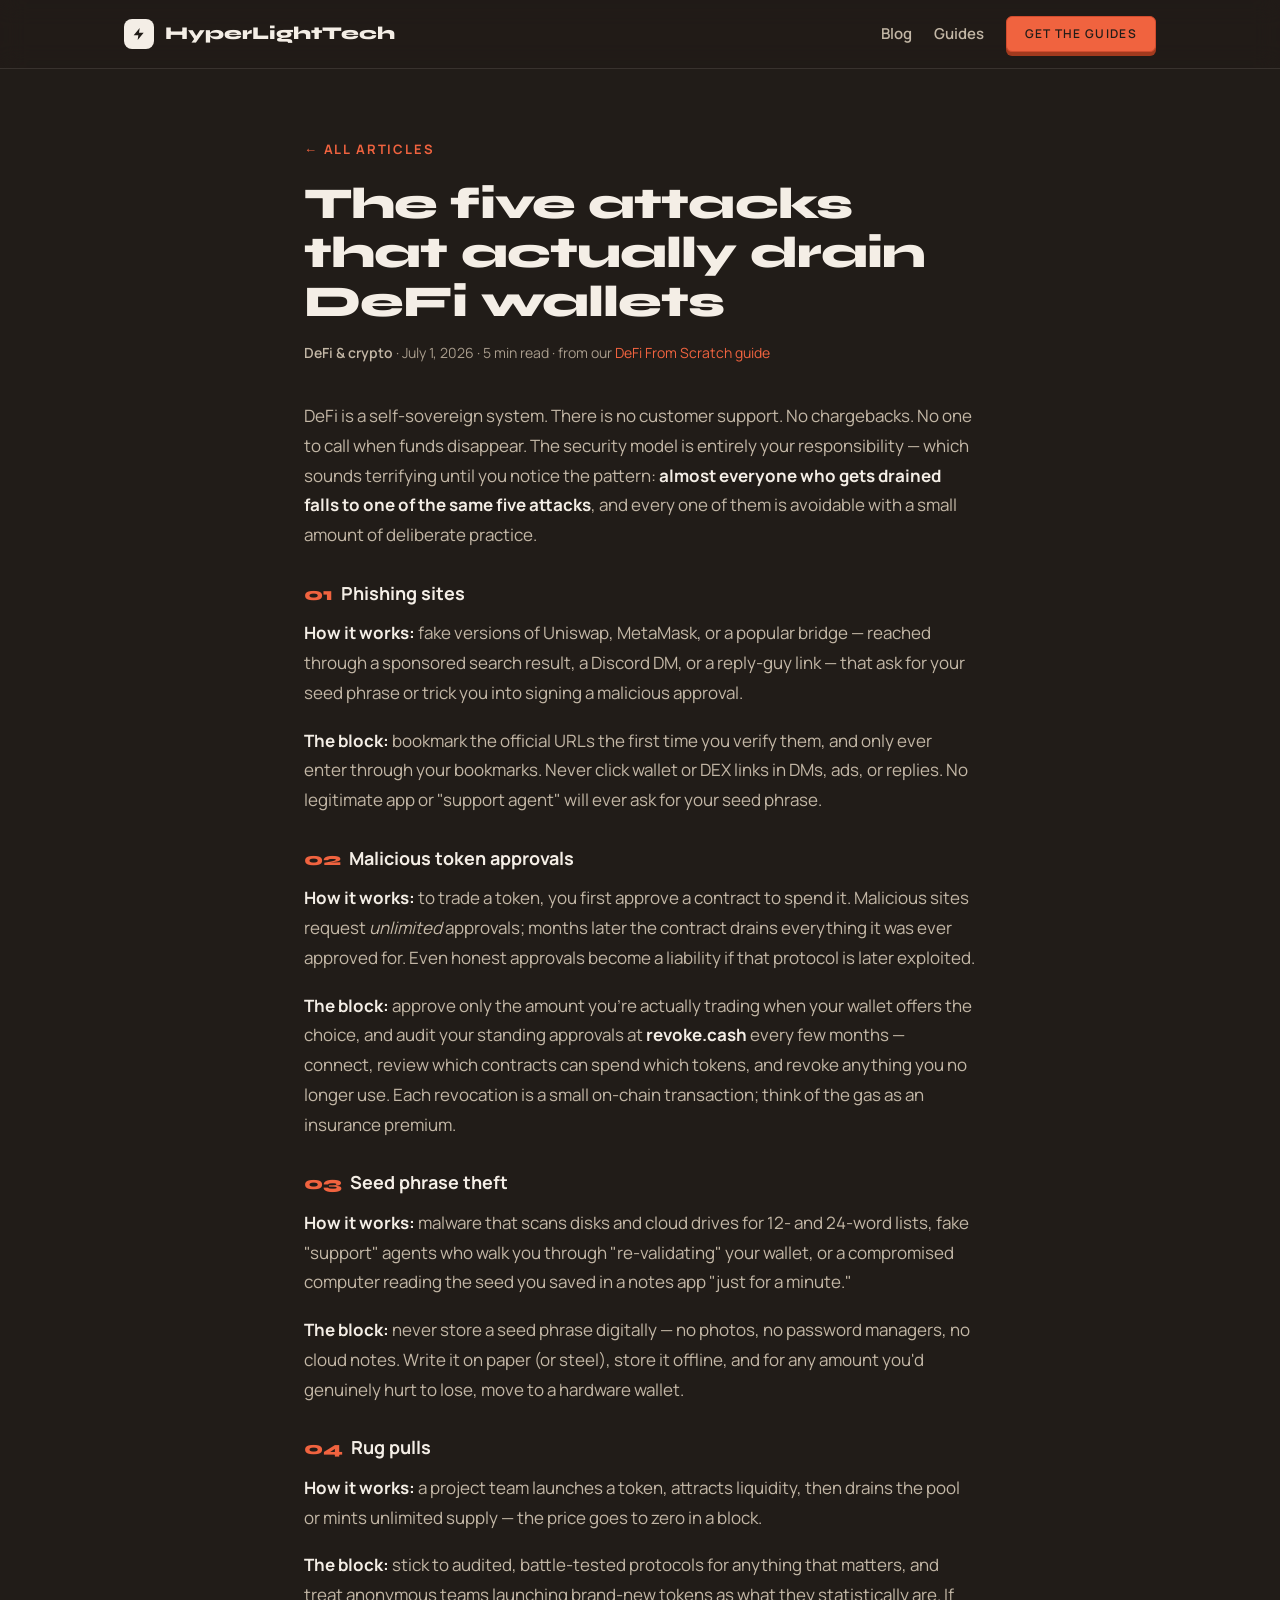
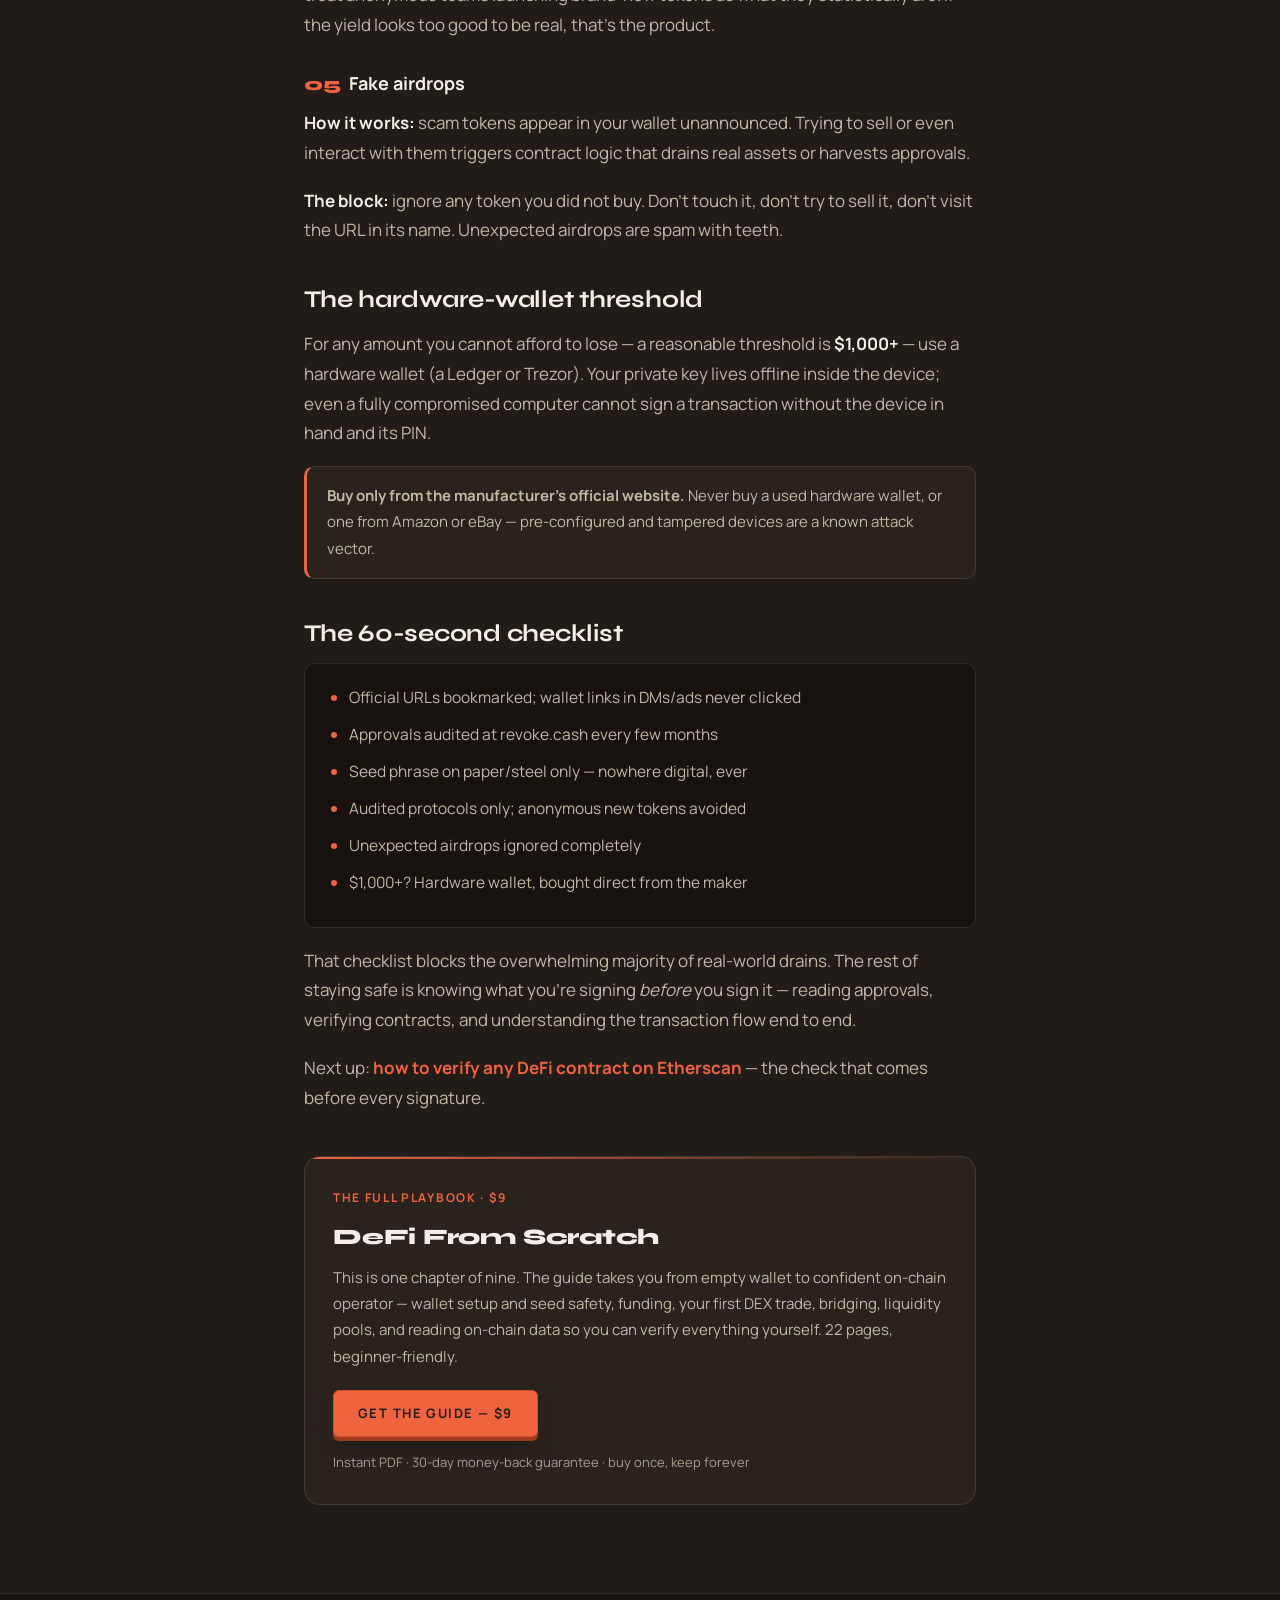
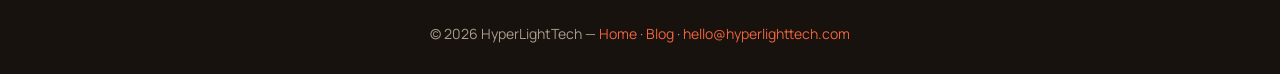
<file: blog/avoid-defi-wallet-drains.html>
<!DOCTYPE html>
<html lang="en">
<head>
  <meta charset="utf-8">
  <meta name="viewport" content="width=device-width, initial-scale=1.0">
  <meta name="description" content="Phishing, malicious approvals, seed theft, rug pulls, fake airdrops — the five attacks that actually drain DeFi wallets, and the checklist that blocks every one.">
  <title>The Five Attacks That Actually Drain DeFi Wallets — and How to Block Every One — HyperLightTech</title>
  <link rel="canonical" href="https://defi369.github.io/HyperLightSite/blog/avoid-defi-wallet-drains.html">
  <meta property="og:type" content="article">
  <meta property="og:url" content="https://defi369.github.io/HyperLightSite/blog/avoid-defi-wallet-drains.html">
  <meta property="og:title" content="The Five Attacks That Actually Drain DeFi Wallets">
  <meta property="og:description" content="There are no chargebacks on-chain. Here are the five attacks that cost people real money — and the habits that make you a hard target.">
  <meta property="og:image" content="https://defi369.github.io/HyperLightSite/og-image.png">
  <meta name="twitter:card" content="summary_large_image">
  <meta name="theme-color" content="#211C18">
  <script type="application/ld+json">
   {"@context":"https://schema.org","@type":"BlogPosting",
    "headline":"The Five Attacks That Actually Drain DeFi Wallets — and How to Block Every One",
    "description":"Phishing, malicious approvals, seed theft, rug pulls, fake airdrops — how each attack works and the checklist that blocks every one.",
    "datePublished":"2026-07-01","dateModified":"2026-07-01",
    "author":{"@type":"Organization","name":"HyperLightTech"},
    "publisher":{"@type":"Organization","name":"HyperLightTech"},
    "image":"https://defi369.github.io/HyperLightSite/og-image.png",
    "mainEntityOfPage":"https://defi369.github.io/HyperLightSite/blog/avoid-defi-wallet-drains.html"}
  </script>
  <link rel="alternate" type="application/atom+xml" title="HyperLightTech Blog" href="feed.xml">
  <link rel="stylesheet" href="../fonts/fonts.css">
  <link rel="icon" href="../favicon.svg" type="image/svg+xml">
  <style>
    *,*::before,*::after{box-sizing:border-box;margin:0;padding:0}
    :root{
      --paper:#211C18; --paper-2:#1A1511; --card:#2A231D;
      --ink:#F4EEE6; --ink-2:#C3B7A6; --ink-3:#A89C8C;
      --line:rgba(244,238,230,.11); --accent:#F0633F; --accent-deep:#E2553D;
      --accent-soft:rgba(240,99,63,.14);
      --fh:'Syne',sans-serif; --fb:'Manrope',sans-serif;
    }
    html{scroll-behavior:smooth}
    body{background:var(--paper);color:var(--ink);font-family:var(--fb);font-size:17px;line-height:1.75;-webkit-font-smoothing:antialiased}
    a{color:inherit}

    header{position:sticky;top:0;z-index:50;background:rgba(33,28,24,.82);backdrop-filter:blur(12px);border-bottom:1px solid var(--line)}
    nav{max-width:1080px;margin:0 auto;padding:0 24px;height:68px;display:flex;align-items:center;justify-content:space-between;gap:16px}
    .logo{display:flex;align-items:center;gap:11px;text-decoration:none;font-family:var(--fh);font-weight:800;font-size:18px}
    .logo .mark{width:30px;height:30px;border-radius:8px;background:var(--ink);display:grid;place-items:center;color:var(--paper)}
    .logo .mark svg{width:16px;height:16px}
    .nav-right{display:flex;align-items:center;gap:22px}
    .nav-right>a{font-size:15px;font-weight:600;color:var(--ink-2);text-decoration:none}
    .nav-right>a:hover{color:var(--ink)}
    .nav-cta{display:inline-flex;align-items:center;background:var(--accent);color:var(--paper)!important;padding:11px 18px;
      border-radius:6px;border:1px solid #D14C2E;font-weight:700;font-size:12px!important;letter-spacing:.11em;text-transform:uppercase;
      line-height:1;text-decoration:none;white-space:nowrap;box-shadow:0 4px 0 0 #A23A1E;transition:transform .12s ease,box-shadow .12s ease,background .2s}
    .nav-cta:hover{background:var(--accent-deep);transform:translateY(-1px);box-shadow:0 5px 0 0 #A23A1E}
    .nav-cta:active{transform:translateY(4px);box-shadow:0 0 0 0 #A23A1E}

    main{max-width:720px;margin:0 auto;padding:64px 24px 88px}
    .crumb{font-size:13px;font-weight:700;letter-spacing:.14em;text-transform:uppercase;color:var(--accent);text-decoration:none}
    .crumb:hover{text-decoration:underline}
    h1{font-family:var(--fh);font-weight:800;letter-spacing:-.02em;line-height:1.12;font-size:clamp(30px,5vw,44px);margin:16px 0 14px}
    .meta{font-size:14px;color:var(--ink-3);margin-bottom:36px}
    .meta b{color:var(--ink-2);font-weight:600}
    article h2{font-family:var(--fh);font-weight:700;font-size:24px;letter-spacing:-.01em;line-height:1.25;margin:40px 0 14px}
    article h3{font-family:var(--fb);font-weight:700;font-size:18px;color:var(--ink);margin:28px 0 8px}
    article h3 .n{color:var(--accent);font-family:var(--fh);font-weight:800;margin-right:8px}
    article p{color:var(--ink-2);margin-bottom:18px}
    article p strong,article li strong{color:var(--ink);font-weight:700}
    article ul,article ol{margin:0 0 18px 22px;color:var(--ink-2)}
    article li{margin-bottom:8px}
    article li::marker{color:var(--accent)}
    code{font-family:ui-monospace,'SF Mono',Menlo,Consolas,monospace;font-size:14px;background:rgba(244,238,230,.08);padding:2px 6px;border-radius:5px;color:var(--ink)}
    .note{background:var(--card);border:1px solid var(--line);border-left:3px solid var(--accent);border-radius:10px;padding:16px 20px;margin:0 0 18px;font-size:15px;color:var(--ink-2)}
    .check{background:#17120E;border:1px solid var(--line);border-radius:10px;padding:20px 24px;margin:0 0 18px}
    .check li{margin-bottom:10px;color:var(--ink-2);font-size:15.5px}
    .check ul{margin:0 0 0 20px}

    .cta{background:var(--card);border:1px solid var(--line);border-radius:16px;padding:30px 28px;margin-top:44px;position:relative;overflow:hidden}
    .cta::before{content:'';position:absolute;top:0;left:0;right:0;height:2px;background:linear-gradient(90deg,var(--accent),transparent)}
    .cta .eyebrow{font-size:12px;font-weight:700;letter-spacing:.14em;text-transform:uppercase;color:var(--accent);margin-bottom:10px}
    .cta h3{font-family:var(--fh);font-weight:800;font-size:22px;letter-spacing:-.01em;margin-bottom:8px}
    .cta p{font-size:15px;color:var(--ink-2);margin-bottom:20px}
    .btn{display:inline-flex;align-items:center;justify-content:center;gap:10px;background:var(--accent);color:var(--paper);
      font-family:var(--fb);font-weight:700;font-size:13px;letter-spacing:.11em;text-transform:uppercase;line-height:1;
      padding:16px 24px;border-radius:6px;border:1px solid #D14C2E;text-decoration:none;white-space:nowrap;
      box-shadow:0 4px 0 0 #A23A1E,0 16px 26px -14px rgba(0,0,0,.5);
      transition:transform .12s ease,box-shadow .12s ease,background .2s}
    .btn:hover{background:var(--accent-deep);transform:translateY(-1px);box-shadow:0 5px 0 0 #A23A1E,0 20px 30px -14px rgba(0,0,0,.55)}
    .btn:active{transform:translateY(4px);box-shadow:0 0 0 0 #A23A1E,0 2px 6px -2px rgba(0,0,0,.4)}
    .btn:focus-visible{outline:2px solid var(--ink);outline-offset:3px}
    .cta .small{font-size:13px;color:var(--ink-3);margin:14px 0 0}

    footer{background:#17120E;border-top:1px solid var(--line);padding:28px 24px;text-align:center;font-size:14px;color:var(--ink-3)}
    footer a{color:var(--accent);text-decoration:none}
    @media(prefers-reduced-motion:reduce){.btn,.nav-cta{transition:none}}
    @media(max-width:600px){.nav-right>a:not(.nav-cta){display:none}
      .logo{font-size:15px;gap:8px}.logo .mark{width:26px;height:26px}.logo .mark svg{width:14px;height:14px}
      .nav-right{gap:12px}.nav-right>a.nav-cta{padding:10px 12px;font-size:10.5px!important;letter-spacing:.08em}}
    @media(max-width:420px){.logo .word{display:none}}
  </style>
</head>
<body>

<header>
  <nav>
    <a href="../" class="logo">
      <span class="mark"><svg viewBox="0 0 24 24" fill="none" stroke="currentColor" stroke-width="2.2" stroke-linejoin="round"><path d="M13 3 4 14h7l-1 7 9-11h-7z" fill="currentColor" stroke="none"/></svg></span>
      <span class="word">HyperLightTech</span>
    </a>
    <div class="nav-right">
      <a href="./">Blog</a>
      <a href="../#guides">Guides</a>
      <a href="../#guides" class="nav-cta">Get the guides</a>
    </div>
  </nav>
</header>

<main>
  <a class="crumb" href="./">← All articles</a>
  <h1>The five attacks that actually drain DeFi wallets</h1>
  <p class="meta"><b>DeFi &amp; crypto</b> · July 1, 2026 · 5 min read · from our <a href="../#guides" style="color:var(--accent);text-decoration:none">DeFi From Scratch guide</a></p>

  <article>
    <p>DeFi is a self-sovereign system. There is no customer support. No chargebacks. No one to call when funds disappear. The security model is entirely your responsibility — which sounds terrifying until you notice the pattern: <strong>almost everyone who gets drained falls to one of the same five attacks</strong>, and every one of them is avoidable with a small amount of deliberate practice.</p>

    <h3><span class="n">01</span>Phishing sites</h3>
    <p><strong>How it works:</strong> fake versions of Uniswap, MetaMask, or a popular bridge — reached through a sponsored search result, a Discord DM, or a reply-guy link — that ask for your seed phrase or trick you into signing a malicious approval.</p>
    <p><strong>The block:</strong> bookmark the official URLs the first time you verify them, and only ever enter through your bookmarks. Never click wallet or DEX links in DMs, ads, or replies. No legitimate app or "support agent" will ever ask for your seed phrase.</p>

    <h3><span class="n">02</span>Malicious token approvals</h3>
    <p><strong>How it works:</strong> to trade a token, you first approve a contract to spend it. Malicious sites request <em>unlimited</em> approvals; months later the contract drains everything it was ever approved for. Even honest approvals become a liability if that protocol is later exploited.</p>
    <p><strong>The block:</strong> approve only the amount you're actually trading when your wallet offers the choice, and audit your standing approvals at <strong>revoke.cash</strong> every few months — connect, review which contracts can spend which tokens, and revoke anything you no longer use. Each revocation is a small on-chain transaction; think of the gas as an insurance premium.</p>

    <h3><span class="n">03</span>Seed phrase theft</h3>
    <p><strong>How it works:</strong> malware that scans disks and cloud drives for 12- and 24-word lists, fake "support" agents who walk you through "re-validating" your wallet, or a compromised computer reading the seed you saved in a notes app "just for a minute."</p>
    <p><strong>The block:</strong> never store a seed phrase digitally — no photos, no password managers, no cloud notes. Write it on paper (or steel), store it offline, and for any amount you'd genuinely hurt to lose, move to a hardware wallet.</p>

    <h3><span class="n">04</span>Rug pulls</h3>
    <p><strong>How it works:</strong> a project team launches a token, attracts liquidity, then drains the pool or mints unlimited supply — the price goes to zero in a block.</p>
    <p><strong>The block:</strong> stick to audited, battle-tested protocols for anything that matters, and treat anonymous teams launching brand-new tokens as what they statistically are. If the yield looks too good to be real, that's the product.</p>

    <h3><span class="n">05</span>Fake airdrops</h3>
    <p><strong>How it works:</strong> scam tokens appear in your wallet unannounced. Trying to sell or even interact with them triggers contract logic that drains real assets or harvests approvals.</p>
    <p><strong>The block:</strong> ignore any token you did not buy. Don't touch it, don't try to sell it, don't visit the URL in its name. Unexpected airdrops are spam with teeth.</p>

    <h2>The hardware-wallet threshold</h2>
    <p>For any amount you cannot afford to lose — a reasonable threshold is <strong>$1,000+</strong> — use a hardware wallet (a Ledger or Trezor). Your private key lives offline inside the device; even a fully compromised computer cannot sign a transaction without the device in hand and its PIN.</p>
    <div class="note"><strong>Buy only from the manufacturer's official website.</strong> Never buy a used hardware wallet, or one from Amazon or eBay — pre-configured and tampered devices are a known attack vector.</div>

    <h2>The 60-second checklist</h2>
    <div class="check">
      <ul>
        <li>Official URLs bookmarked; wallet links in DMs/ads never clicked</li>
        <li>Approvals audited at revoke.cash every few months</li>
        <li>Seed phrase on paper/steel only — nowhere digital, ever</li>
        <li>Audited protocols only; anonymous new tokens avoided</li>
        <li>Unexpected airdrops ignored completely</li>
        <li>$1,000+? Hardware wallet, bought direct from the maker</li>
      </ul>
    </div>
    <p>That checklist blocks the overwhelming majority of real-world drains. The rest of staying safe is knowing what you're signing <em>before</em> you sign it — reading approvals, verifying contracts, and understanding the transaction flow end to end.</p>
    <p>Next up: <a href="verify-smart-contracts-etherscan.html" style="color:var(--accent);text-decoration:none;font-weight:700">how to verify any DeFi contract on Etherscan</a> — the check that comes before every signature.</p>
  </article>

  <div class="cta">
    <div class="eyebrow">The full playbook · $9</div>
    <h3>DeFi From Scratch</h3>
    <p>This is one chapter of nine. The guide takes you from empty wallet to confident on-chain operator — wallet setup and seed safety, funding, your first DEX trade, bridging, liquidity pools, and reading on-chain data so you can verify everything yourself. 22 pages, beginner-friendly.</p>
    <a class="btn" href="https://hyperlighttech.gumroad.com/l/defi-guide" target="_blank" rel="noopener noreferrer">Get the guide — $9</a>
    <p class="small">Instant PDF · 30-day money-back guarantee · buy once, keep forever</p>
  </div>
</main>

<footer>
  © 2026 HyperLightTech — <a href="../">Home</a> · <a href="./">Blog</a> · <a href="mailto:hello@hyperlighttech.com">hello@hyperlighttech.com</a>
</footer>

</body>
</html>
</file>
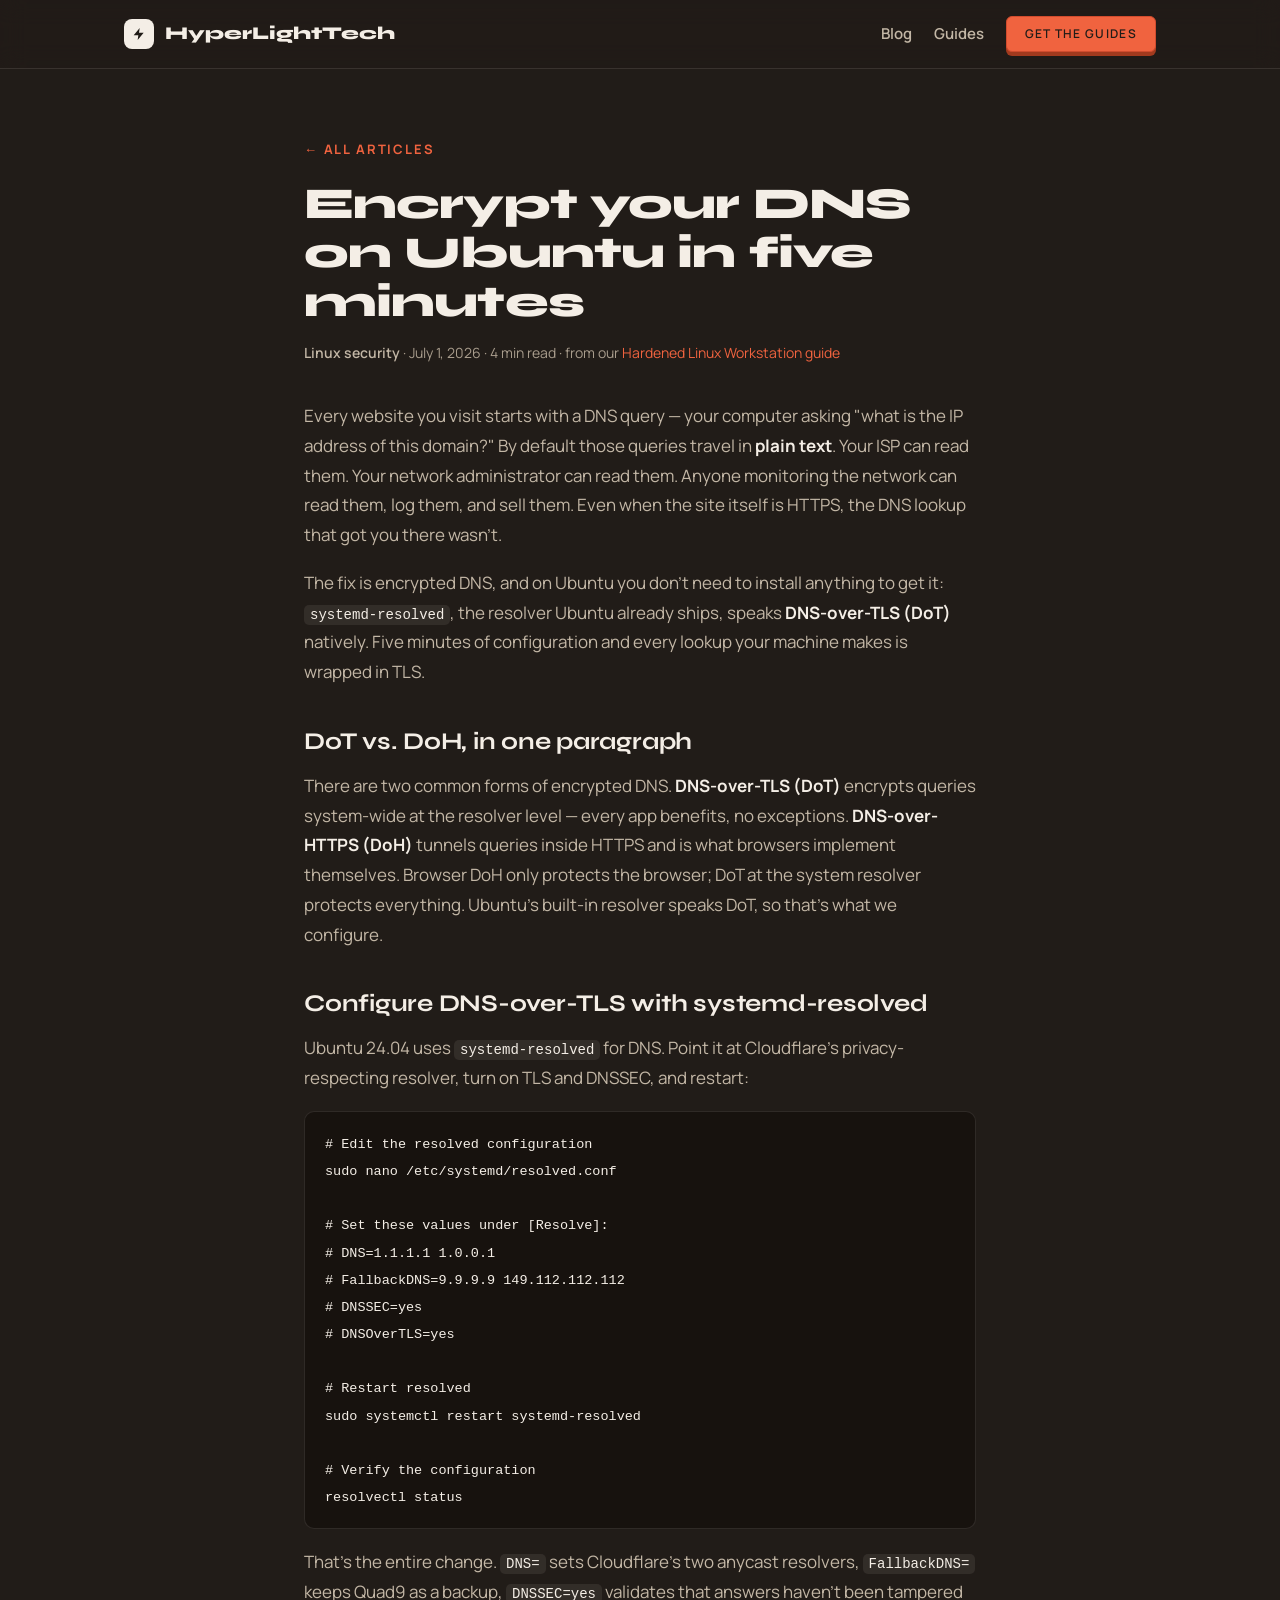
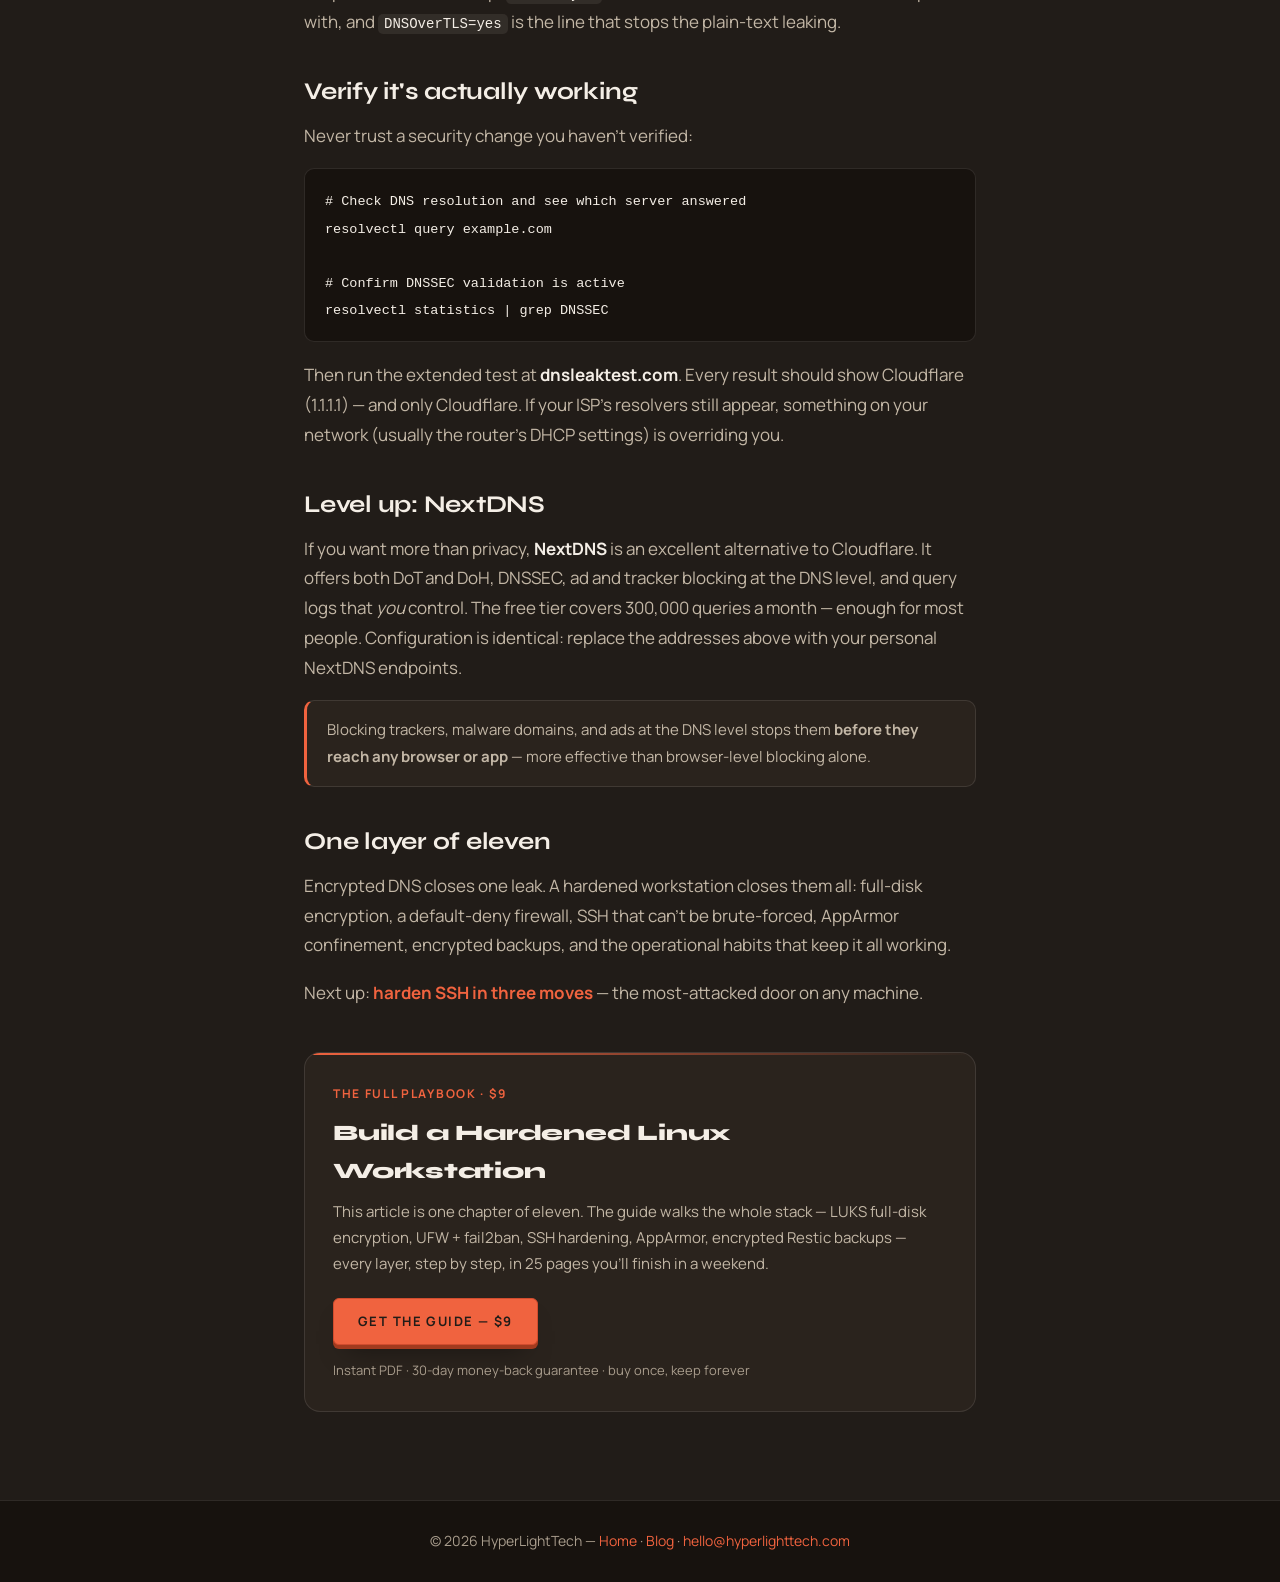
<file: blog/dns-over-tls-ubuntu.html>
<!DOCTYPE html>
<html lang="en">
<head>
  <meta charset="utf-8">
  <meta name="viewport" content="width=device-width, initial-scale=1.0">
  <meta name="description" content="Your DNS queries travel in plain text — readable by your ISP and anyone on the network. Encrypt them with DNS-over-TLS on Ubuntu using systemd-resolved, in five minutes.">
  <title>Encrypt Your DNS on Ubuntu in Five Minutes (DNS-over-TLS with systemd-resolved) — HyperLightTech</title>
  <link rel="canonical" href="https://defi369.github.io/HyperLightSite/blog/dns-over-tls-ubuntu.html">
  <meta property="og:type" content="article">
  <meta property="og:url" content="https://defi369.github.io/HyperLightSite/blog/dns-over-tls-ubuntu.html">
  <meta property="og:title" content="Encrypt Your DNS on Ubuntu in Five Minutes">
  <meta property="og:description" content="Plain-text DNS leaks every site you visit. Set up DNS-over-TLS with systemd-resolved — the exact config, verify steps, and a leak test.">
  <meta property="og:image" content="https://defi369.github.io/HyperLightSite/og-image.png">
  <meta name="twitter:card" content="summary_large_image">
  <meta name="theme-color" content="#211C18">
  <script type="application/ld+json">
   {"@context":"https://schema.org","@type":"BlogPosting",
    "headline":"Encrypt Your DNS on Ubuntu in Five Minutes (DNS-over-TLS with systemd-resolved)",
    "description":"Plain-text DNS leaks every site you visit to your ISP and network. Configure DNS-over-TLS with systemd-resolved on Ubuntu — exact config, verification, and a leak test.",
    "datePublished":"2026-07-01","dateModified":"2026-07-01",
    "author":{"@type":"Organization","name":"HyperLightTech"},
    "publisher":{"@type":"Organization","name":"HyperLightTech"},
    "image":"https://defi369.github.io/HyperLightSite/og-image.png",
    "mainEntityOfPage":"https://defi369.github.io/HyperLightSite/blog/dns-over-tls-ubuntu.html"}
  </script>
  <link rel="alternate" type="application/atom+xml" title="HyperLightTech Blog" href="feed.xml">
  <link rel="stylesheet" href="../fonts/fonts.css">
  <link rel="icon" href="../favicon.svg" type="image/svg+xml">
  <style>
    *,*::before,*::after{box-sizing:border-box;margin:0;padding:0}
    :root{
      --paper:#211C18; --paper-2:#1A1511; --card:#2A231D;
      --ink:#F4EEE6; --ink-2:#C3B7A6; --ink-3:#A89C8C;
      --line:rgba(244,238,230,.11); --accent:#F0633F; --accent-deep:#E2553D;
      --accent-soft:rgba(240,99,63,.14);
      --fh:'Syne',sans-serif; --fb:'Manrope',sans-serif;
    }
    html{scroll-behavior:smooth}
    body{background:var(--paper);color:var(--ink);font-family:var(--fb);font-size:17px;line-height:1.75;-webkit-font-smoothing:antialiased}
    a{color:inherit}

    header{position:sticky;top:0;z-index:50;background:rgba(33,28,24,.82);backdrop-filter:blur(12px);border-bottom:1px solid var(--line)}
    nav{max-width:1080px;margin:0 auto;padding:0 24px;height:68px;display:flex;align-items:center;justify-content:space-between;gap:16px}
    .logo{display:flex;align-items:center;gap:11px;text-decoration:none;font-family:var(--fh);font-weight:800;font-size:18px}
    .logo .mark{width:30px;height:30px;border-radius:8px;background:var(--ink);display:grid;place-items:center;color:var(--paper)}
    .logo .mark svg{width:16px;height:16px}
    .nav-right{display:flex;align-items:center;gap:22px}
    .nav-right>a{font-size:15px;font-weight:600;color:var(--ink-2);text-decoration:none}
    .nav-right>a:hover{color:var(--ink)}
    .nav-cta{display:inline-flex;align-items:center;background:var(--accent);color:var(--paper)!important;padding:11px 18px;
      border-radius:6px;border:1px solid #D14C2E;font-weight:700;font-size:12px!important;letter-spacing:.11em;text-transform:uppercase;
      line-height:1;text-decoration:none;white-space:nowrap;box-shadow:0 4px 0 0 #A23A1E;transition:transform .12s ease,box-shadow .12s ease,background .2s}
    .nav-cta:hover{background:var(--accent-deep);transform:translateY(-1px);box-shadow:0 5px 0 0 #A23A1E}
    .nav-cta:active{transform:translateY(4px);box-shadow:0 0 0 0 #A23A1E}

    main{max-width:720px;margin:0 auto;padding:64px 24px 88px}
    .crumb{font-size:13px;font-weight:700;letter-spacing:.14em;text-transform:uppercase;color:var(--accent);text-decoration:none}
    .crumb:hover{text-decoration:underline}
    h1{font-family:var(--fh);font-weight:800;letter-spacing:-.02em;line-height:1.12;font-size:clamp(30px,5vw,44px);margin:16px 0 14px}
    .meta{font-size:14px;color:var(--ink-3);margin-bottom:36px}
    .meta b{color:var(--ink-2);font-weight:600}
    article h2{font-family:var(--fh);font-weight:700;font-size:24px;letter-spacing:-.01em;line-height:1.25;margin:40px 0 14px}
    article p{color:var(--ink-2);margin-bottom:18px}
    article p strong,article li strong{color:var(--ink);font-weight:700}
    article ul,article ol{margin:0 0 18px 22px;color:var(--ink-2)}
    article li{margin-bottom:8px}
    article li::marker{color:var(--accent)}
    pre{background:#17120E;border:1px solid var(--line);border-radius:10px;padding:18px 20px;overflow-x:auto;margin:0 0 18px;line-height:1.6}
    pre code{background:none;padding:0;font-size:13.5px}
    code{font-family:ui-monospace,'SF Mono',Menlo,Consolas,monospace;font-size:14px;background:rgba(244,238,230,.08);padding:2px 6px;border-radius:5px;color:var(--ink)}
    .note{background:var(--card);border:1px solid var(--line);border-left:3px solid var(--accent);border-radius:10px;padding:16px 20px;margin:0 0 18px;font-size:15px;color:var(--ink-2)}

    .cta{background:var(--card);border:1px solid var(--line);border-radius:16px;padding:30px 28px;margin-top:44px;
      position:relative;overflow:hidden}
    .cta::before{content:'';position:absolute;top:0;left:0;right:0;height:2px;background:linear-gradient(90deg,var(--accent),transparent)}
    .cta .eyebrow{font-size:12px;font-weight:700;letter-spacing:.14em;text-transform:uppercase;color:var(--accent);margin-bottom:10px}
    .cta h3{font-family:var(--fh);font-weight:800;font-size:22px;letter-spacing:-.01em;margin-bottom:8px}
    .cta p{font-size:15px;color:var(--ink-2);margin-bottom:20px}
    .btn{display:inline-flex;align-items:center;justify-content:center;gap:10px;background:var(--accent);color:var(--paper);
      font-family:var(--fb);font-weight:700;font-size:13px;letter-spacing:.11em;text-transform:uppercase;line-height:1;
      padding:16px 24px;border-radius:6px;border:1px solid #D14C2E;text-decoration:none;white-space:nowrap;
      box-shadow:0 4px 0 0 #A23A1E,0 16px 26px -14px rgba(0,0,0,.5);
      transition:transform .12s ease,box-shadow .12s ease,background .2s}
    .btn:hover{background:var(--accent-deep);transform:translateY(-1px);box-shadow:0 5px 0 0 #A23A1E,0 20px 30px -14px rgba(0,0,0,.55)}
    .btn:active{transform:translateY(4px);box-shadow:0 0 0 0 #A23A1E,0 2px 6px -2px rgba(0,0,0,.4)}
    .btn:focus-visible{outline:2px solid var(--ink);outline-offset:3px}
    .cta .small{font-size:13px;color:var(--ink-3);margin:14px 0 0}

    footer{background:#17120E;border-top:1px solid var(--line);padding:28px 24px;text-align:center;font-size:14px;color:var(--ink-3)}
    footer a{color:var(--accent);text-decoration:none}
    @media(prefers-reduced-motion:reduce){.btn,.nav-cta{transition:none}}
    @media(max-width:600px){.nav-right>a:not(.nav-cta){display:none}
      .logo{font-size:15px;gap:8px}.logo .mark{width:26px;height:26px}.logo .mark svg{width:14px;height:14px}
      .nav-right{gap:12px}.nav-right>a.nav-cta{padding:10px 12px;font-size:10.5px!important;letter-spacing:.08em}}
    @media(max-width:420px){.logo .word{display:none}}
  </style>
</head>
<body>

<header>
  <nav>
    <a href="../" class="logo">
      <span class="mark"><svg viewBox="0 0 24 24" fill="none" stroke="currentColor" stroke-width="2.2" stroke-linejoin="round"><path d="M13 3 4 14h7l-1 7 9-11h-7z" fill="currentColor" stroke="none"/></svg></span>
      <span class="word">HyperLightTech</span>
    </a>
    <div class="nav-right">
      <a href="./">Blog</a>
      <a href="../#guides">Guides</a>
      <a href="../#guides" class="nav-cta">Get the guides</a>
    </div>
  </nav>
</header>

<main>
  <a class="crumb" href="./">← All articles</a>
  <h1>Encrypt your DNS on Ubuntu in five minutes</h1>
  <p class="meta"><b>Linux security</b> · July 1, 2026 · 4 min read · from our <a href="../#guides" style="color:var(--accent);text-decoration:none">Hardened Linux Workstation guide</a></p>

  <article>
    <p>Every website you visit starts with a DNS query — your computer asking "what is the IP address of this domain?" By default those queries travel in <strong>plain text</strong>. Your ISP can read them. Your network administrator can read them. Anyone monitoring the network can read them, log them, and sell them. Even when the site itself is HTTPS, the DNS lookup that got you there wasn't.</p>
    <p>The fix is encrypted DNS, and on Ubuntu you don't need to install anything to get it: <code>systemd-resolved</code>, the resolver Ubuntu already ships, speaks <strong>DNS-over-TLS (DoT)</strong> natively. Five minutes of configuration and every lookup your machine makes is wrapped in TLS.</p>

    <h2>DoT vs. DoH, in one paragraph</h2>
    <p>There are two common forms of encrypted DNS. <strong>DNS-over-TLS (DoT)</strong> encrypts queries system-wide at the resolver level — every app benefits, no exceptions. <strong>DNS-over-HTTPS (DoH)</strong> tunnels queries inside HTTPS and is what browsers implement themselves. Browser DoH only protects the browser; DoT at the system resolver protects everything. Ubuntu's built-in resolver speaks DoT, so that's what we configure.</p>

    <h2>Configure DNS-over-TLS with systemd-resolved</h2>
    <p>Ubuntu 24.04 uses <code>systemd-resolved</code> for DNS. Point it at Cloudflare's privacy-respecting resolver, turn on TLS and DNSSEC, and restart:</p>
    <pre><code># Edit the resolved configuration
sudo nano /etc/systemd/resolved.conf

# Set these values under [Resolve]:
# DNS=1.1.1.1 1.0.0.1
# FallbackDNS=9.9.9.9 149.112.112.112
# DNSSEC=yes
# DNSOverTLS=yes

# Restart resolved
sudo systemctl restart systemd-resolved

# Verify the configuration
resolvectl status</code></pre>
    <p>That's the entire change. <code>DNS=</code> sets Cloudflare's two anycast resolvers, <code>FallbackDNS=</code> keeps Quad9 as a backup, <code>DNSSEC=yes</code> validates that answers haven't been tampered with, and <code>DNSOverTLS=yes</code> is the line that stops the plain-text leaking.</p>

    <h2>Verify it's actually working</h2>
    <p>Never trust a security change you haven't verified:</p>
    <pre><code># Check DNS resolution and see which server answered
resolvectl query example.com

# Confirm DNSSEC validation is active
resolvectl statistics | grep DNSSEC</code></pre>
    <p>Then run the extended test at <strong>dnsleaktest.com</strong>. Every result should show Cloudflare (1.1.1.1) — and only Cloudflare. If your ISP's resolvers still appear, something on your network (usually the router's DHCP settings) is overriding you.</p>

    <h2>Level up: NextDNS</h2>
    <p>If you want more than privacy, <strong>NextDNS</strong> is an excellent alternative to Cloudflare. It offers both DoT and DoH, DNSSEC, ad and tracker blocking at the DNS level, and query logs that <em>you</em> control. The free tier covers 300,000 queries a month — enough for most people. Configuration is identical: replace the addresses above with your personal NextDNS endpoints.</p>
    <div class="note">Blocking trackers, malware domains, and ads at the DNS level stops them <strong>before they reach any browser or app</strong> — more effective than browser-level blocking alone.</div>

    <h2>One layer of eleven</h2>
    <p>Encrypted DNS closes one leak. A hardened workstation closes them all: full-disk encryption, a default-deny firewall, SSH that can't be brute-forced, AppArmor confinement, encrypted backups, and the operational habits that keep it all working.</p>
    <p>Next up: <a href="harden-ssh-ubuntu.html" style="color:var(--accent);text-decoration:none;font-weight:700">harden SSH in three moves</a> — the most-attacked door on any machine.</p>
  </article>

  <div class="cta">
    <div class="eyebrow">The full playbook · $9</div>
    <h3>Build a Hardened Linux Workstation</h3>
    <p>This article is one chapter of eleven. The guide walks the whole stack — LUKS full-disk encryption, UFW + fail2ban, SSH hardening, AppArmor, encrypted Restic backups — every layer, step by step, in 25 pages you'll finish in a weekend.</p>
    <a class="btn" href="https://hyperlighttech.gumroad.com/l/linux-guide" target="_blank" rel="noopener noreferrer">Get the guide — $9</a>
    <p class="small">Instant PDF · 30-day money-back guarantee · buy once, keep forever</p>
  </div>
</main>

<footer>
  © 2026 HyperLightTech — <a href="../">Home</a> · <a href="./">Blog</a> · <a href="mailto:hello@hyperlighttech.com">hello@hyperlighttech.com</a>
</footer>

</body>
</html>
</file>
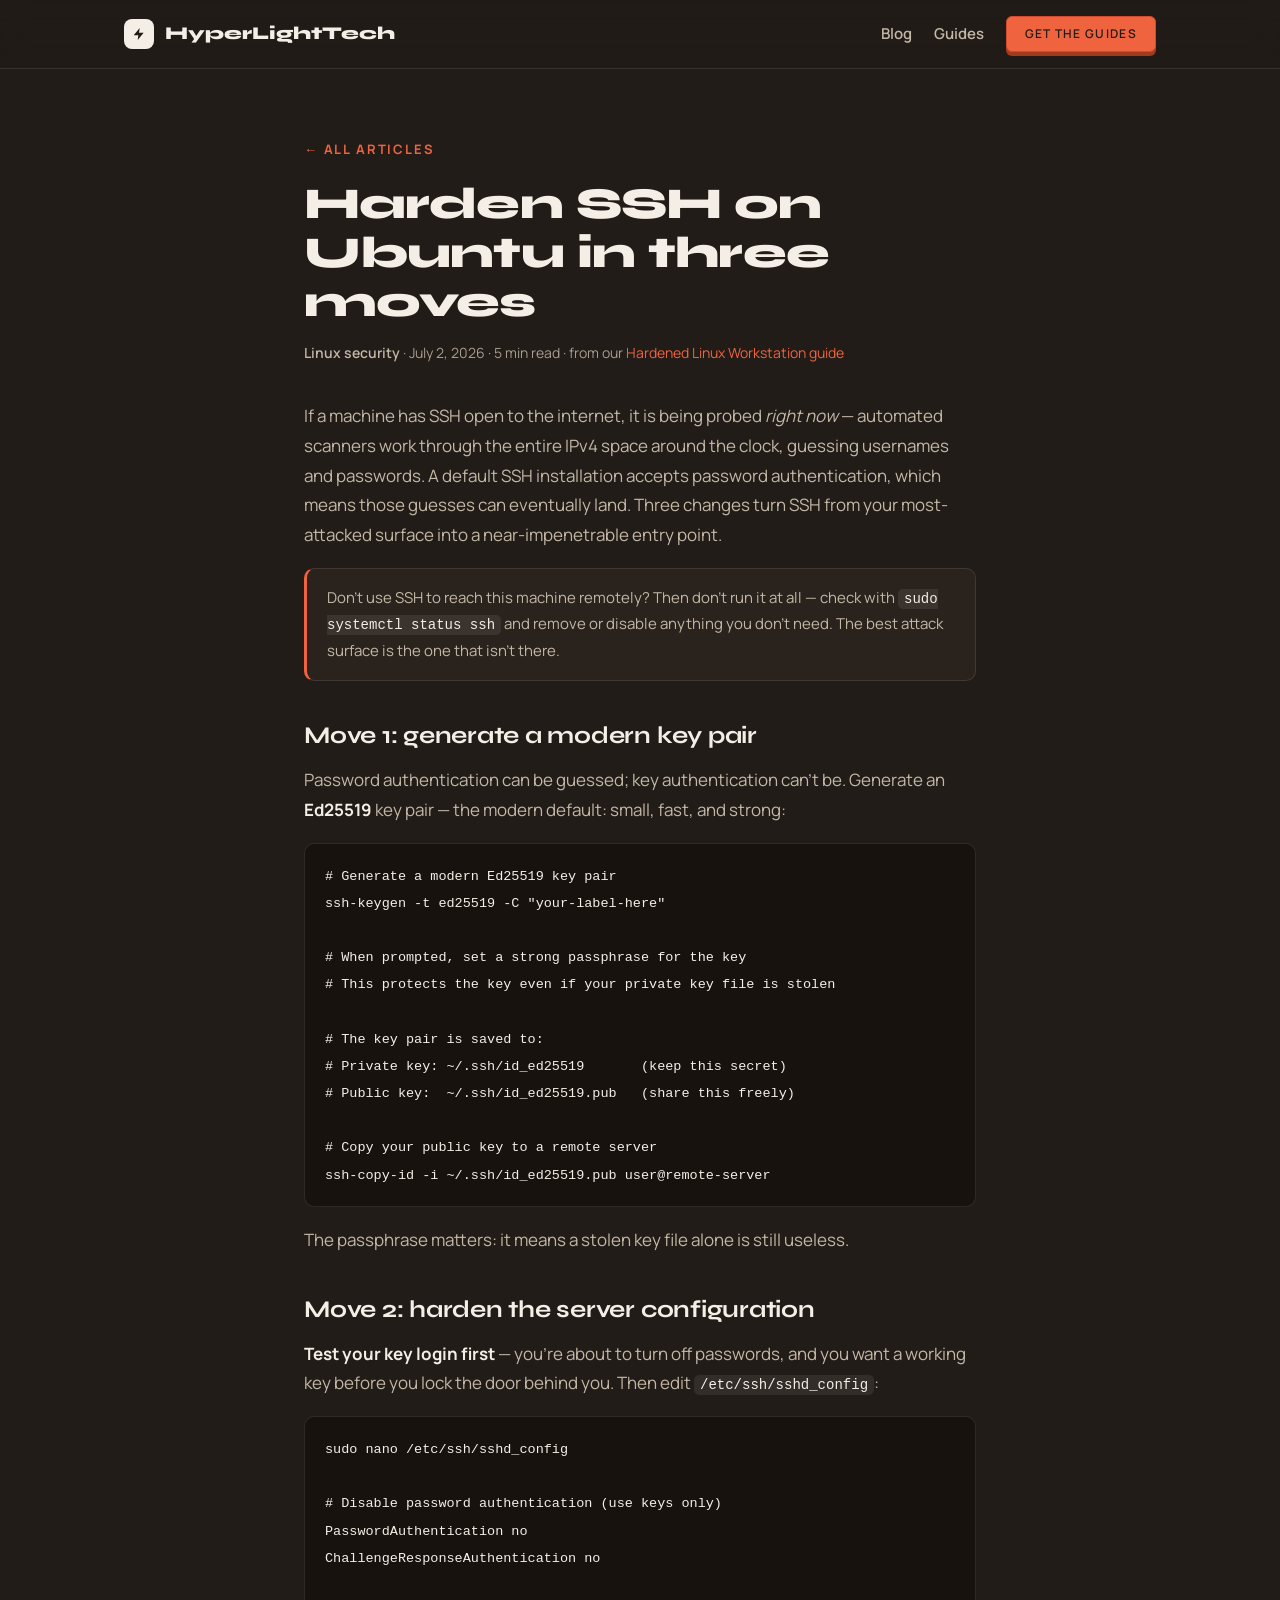
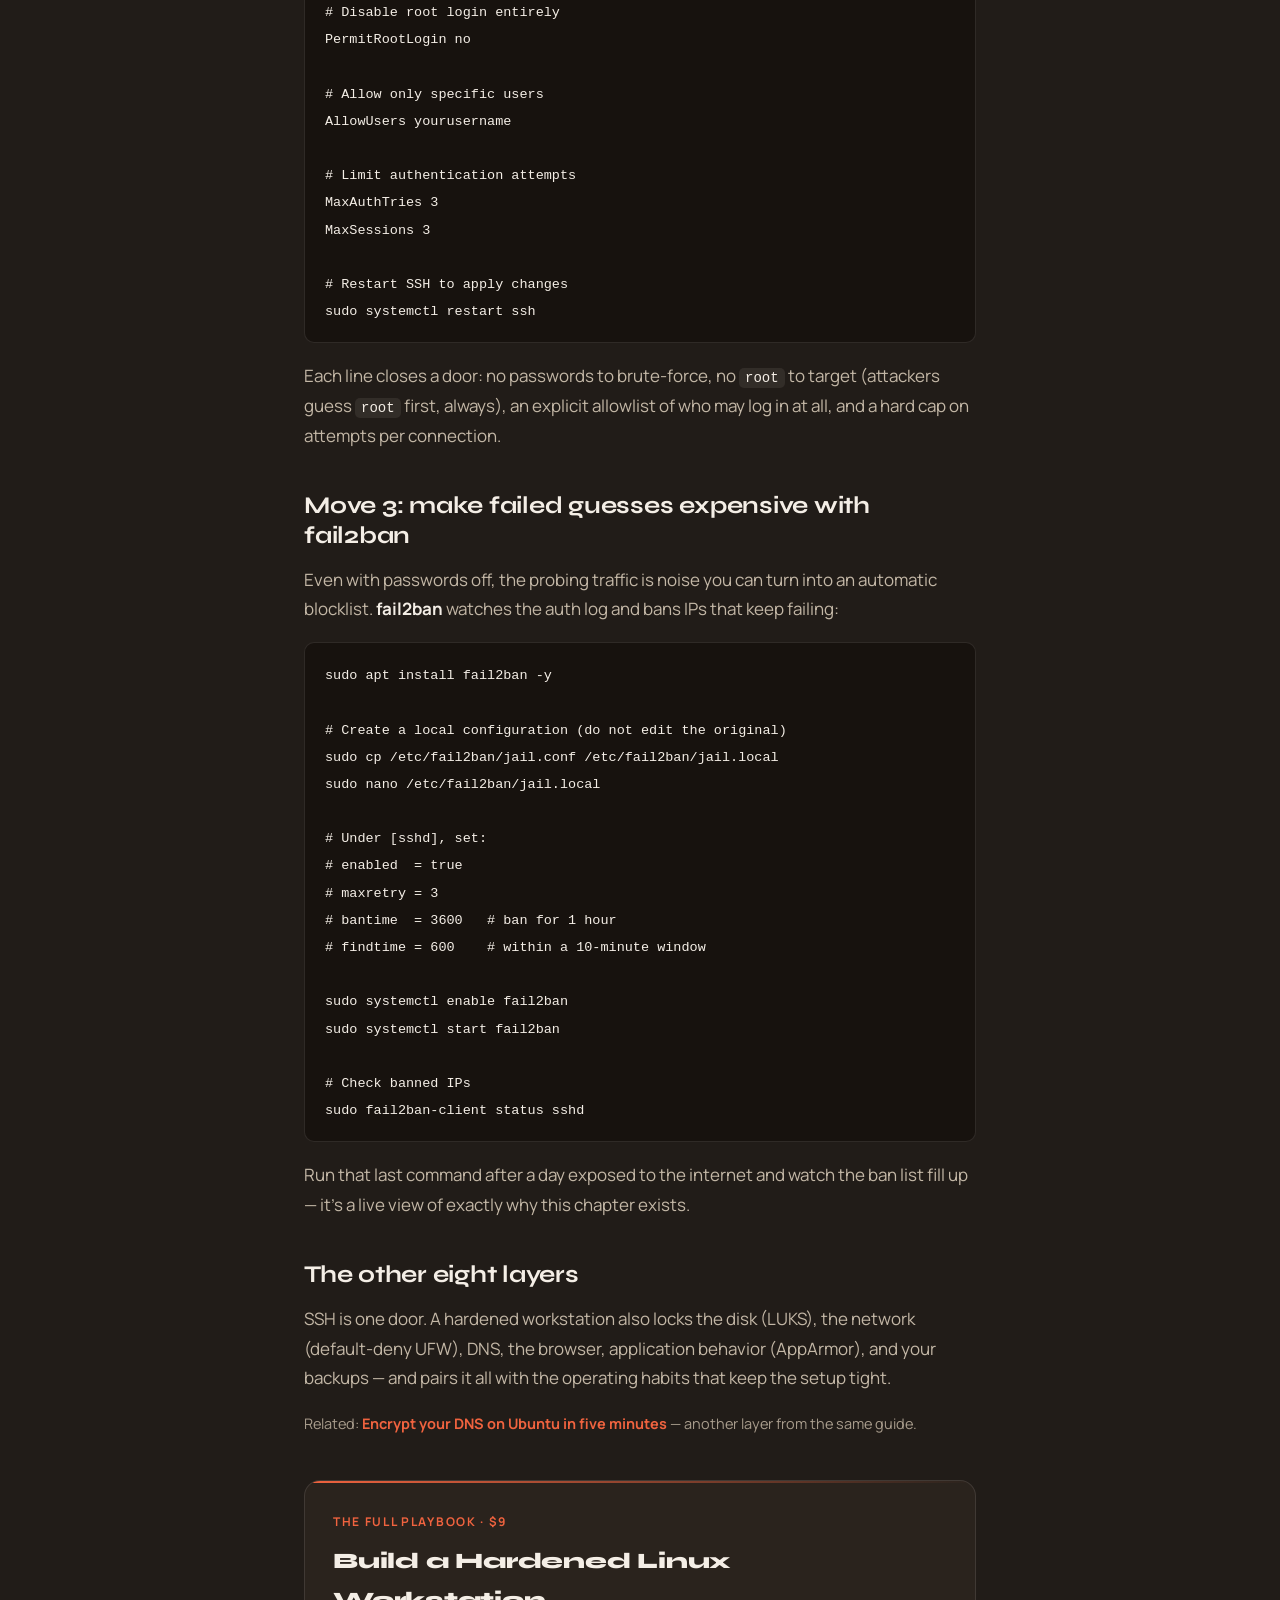
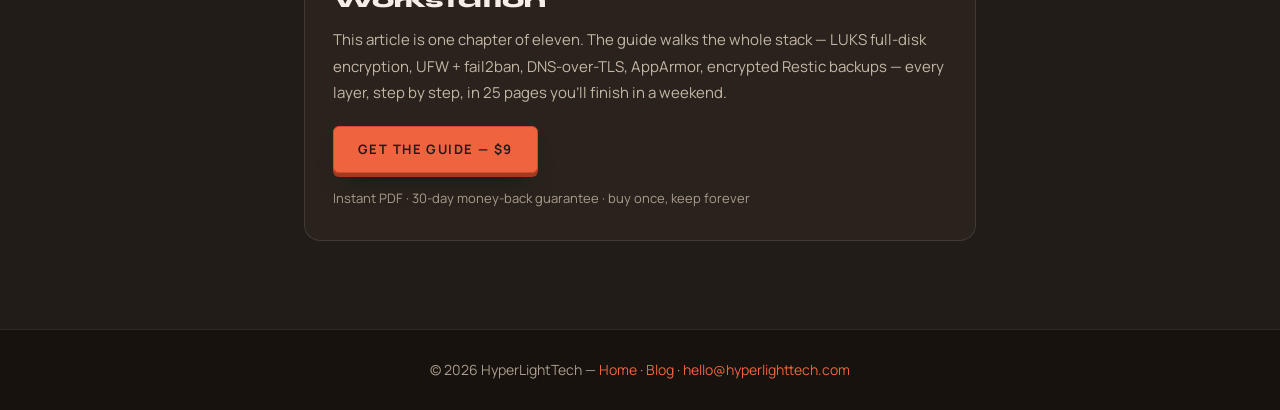
<file: blog/harden-ssh-ubuntu.html>
<!DOCTYPE html>
<html lang="en">
<head>
  <meta charset="utf-8">
  <meta name="viewport" content="width=device-width, initial-scale=1.0">
  <meta name="description" content="A default SSH install accepts passwords — and the internet never stops guessing them. Three moves make it near-impenetrable: Ed25519 keys, a hardened sshd_config, and fail2ban.">
  <title>Harden SSH on Ubuntu in Three Moves: Keys, Config, fail2ban — HyperLightTech</title>
  <link rel="canonical" href="https://defi369.github.io/HyperLightSite/blog/harden-ssh-ubuntu.html">
  <meta property="og:type" content="article">
  <meta property="og:url" content="https://defi369.github.io/HyperLightSite/blog/harden-ssh-ubuntu.html">
  <meta property="og:title" content="Harden SSH on Ubuntu in Three Moves">
  <meta property="og:description" content="If SSH is open, it is being probed right now. Ed25519 keys, a hardened sshd_config, and fail2ban — the exact commands.">
  <meta property="og:image" content="https://defi369.github.io/HyperLightSite/og-image.png">
  <meta name="twitter:card" content="summary_large_image">
  <meta name="theme-color" content="#211C18">
  <script type="application/ld+json">
   {"@context":"https://schema.org","@type":"BlogPosting",
    "headline":"Harden SSH on Ubuntu in Three Moves: Keys, Config, fail2ban",
    "description":"A default SSH install accepts passwords — and the internet never stops guessing them. Ed25519 keys, a hardened sshd_config, and fail2ban, with the exact commands.",
    "datePublished":"2026-07-02","dateModified":"2026-07-02",
    "author":{"@type":"Organization","name":"HyperLightTech"},
    "publisher":{"@type":"Organization","name":"HyperLightTech"},
    "image":"https://defi369.github.io/HyperLightSite/og-image.png",
    "mainEntityOfPage":"https://defi369.github.io/HyperLightSite/blog/harden-ssh-ubuntu.html"}
  </script>
  <link rel="alternate" type="application/atom+xml" title="HyperLightTech Blog" href="feed.xml">
  <link rel="stylesheet" href="../fonts/fonts.css">
  <link rel="icon" href="../favicon.svg" type="image/svg+xml">
  <style>
    *,*::before,*::after{box-sizing:border-box;margin:0;padding:0}
    :root{
      --paper:#211C18; --paper-2:#1A1511; --card:#2A231D;
      --ink:#F4EEE6; --ink-2:#C3B7A6; --ink-3:#A89C8C;
      --line:rgba(244,238,230,.11); --accent:#F0633F; --accent-deep:#E2553D;
      --accent-soft:rgba(240,99,63,.14);
      --fh:'Syne',sans-serif; --fb:'Manrope',sans-serif;
    }
    html{scroll-behavior:smooth}
    body{background:var(--paper);color:var(--ink);font-family:var(--fb);font-size:17px;line-height:1.75;-webkit-font-smoothing:antialiased}
    a{color:inherit}

    header{position:sticky;top:0;z-index:50;background:rgba(33,28,24,.82);backdrop-filter:blur(12px);border-bottom:1px solid var(--line)}
    nav{max-width:1080px;margin:0 auto;padding:0 24px;height:68px;display:flex;align-items:center;justify-content:space-between;gap:16px}
    .logo{display:flex;align-items:center;gap:11px;text-decoration:none;font-family:var(--fh);font-weight:800;font-size:18px}
    .logo .mark{width:30px;height:30px;border-radius:8px;background:var(--ink);display:grid;place-items:center;color:var(--paper)}
    .logo .mark svg{width:16px;height:16px}
    .nav-right{display:flex;align-items:center;gap:22px}
    .nav-right>a{font-size:15px;font-weight:600;color:var(--ink-2);text-decoration:none}
    .nav-right>a:hover{color:var(--ink)}
    .nav-cta{display:inline-flex;align-items:center;background:var(--accent);color:var(--paper)!important;padding:11px 18px;
      border-radius:6px;border:1px solid #D14C2E;font-weight:700;font-size:12px!important;letter-spacing:.11em;text-transform:uppercase;
      line-height:1;text-decoration:none;white-space:nowrap;box-shadow:0 4px 0 0 #A23A1E;transition:transform .12s ease,box-shadow .12s ease,background .2s}
    .nav-cta:hover{background:var(--accent-deep);transform:translateY(-1px);box-shadow:0 5px 0 0 #A23A1E}
    .nav-cta:active{transform:translateY(4px);box-shadow:0 0 0 0 #A23A1E}

    main{max-width:720px;margin:0 auto;padding:64px 24px 88px}
    .crumb{font-size:13px;font-weight:700;letter-spacing:.14em;text-transform:uppercase;color:var(--accent);text-decoration:none}
    .crumb:hover{text-decoration:underline}
    h1{font-family:var(--fh);font-weight:800;letter-spacing:-.02em;line-height:1.12;font-size:clamp(30px,5vw,44px);margin:16px 0 14px}
    .meta{font-size:14px;color:var(--ink-3);margin-bottom:36px}
    .meta b{color:var(--ink-2);font-weight:600}
    article h2{font-family:var(--fh);font-weight:700;font-size:24px;letter-spacing:-.01em;line-height:1.25;margin:40px 0 14px}
    article p{color:var(--ink-2);margin-bottom:18px}
    article p strong,article li strong{color:var(--ink);font-weight:700}
    article a{color:var(--accent);text-decoration:none}
    article a:hover{text-decoration:underline}
    article ul,article ol{margin:0 0 18px 22px;color:var(--ink-2)}
    article li{margin-bottom:8px}
    article li::marker{color:var(--accent)}
    pre{background:#17120E;border:1px solid var(--line);border-radius:10px;padding:18px 20px;overflow-x:auto;margin:0 0 18px;line-height:1.6}
    pre code{background:none;padding:0;font-size:13.5px}
    code{font-family:ui-monospace,'SF Mono',Menlo,Consolas,monospace;font-size:14px;background:rgba(244,238,230,.08);padding:2px 6px;border-radius:5px;color:var(--ink)}
    .note{background:var(--card);border:1px solid var(--line);border-left:3px solid var(--accent);border-radius:10px;padding:16px 20px;margin:0 0 18px;font-size:15px;color:var(--ink-2)}

    .cta{background:var(--card);border:1px solid var(--line);border-radius:16px;padding:30px 28px;margin-top:44px;
      position:relative;overflow:hidden}
    .cta::before{content:'';position:absolute;top:0;left:0;right:0;height:2px;background:linear-gradient(90deg,var(--accent),transparent)}
    .cta .eyebrow{font-size:12px;font-weight:700;letter-spacing:.14em;text-transform:uppercase;color:var(--accent);margin-bottom:10px}
    .cta h3{font-family:var(--fh);font-weight:800;font-size:22px;letter-spacing:-.01em;margin-bottom:8px}
    .cta p{font-size:15px;color:var(--ink-2);margin-bottom:20px}
    .btn{display:inline-flex;align-items:center;justify-content:center;gap:10px;background:var(--accent);color:var(--paper);
      font-family:var(--fb);font-weight:700;font-size:13px;letter-spacing:.11em;text-transform:uppercase;line-height:1;
      padding:16px 24px;border-radius:6px;border:1px solid #D14C2E;text-decoration:none;white-space:nowrap;
      box-shadow:0 4px 0 0 #A23A1E,0 16px 26px -14px rgba(0,0,0,.5);
      transition:transform .12s ease,box-shadow .12s ease,background .2s}
    .btn:hover{background:var(--accent-deep);transform:translateY(-1px);box-shadow:0 5px 0 0 #A23A1E,0 20px 30px -14px rgba(0,0,0,.55)}
    .btn:active{transform:translateY(4px);box-shadow:0 0 0 0 #A23A1E,0 2px 6px -2px rgba(0,0,0,.4)}
    .btn:focus-visible{outline:2px solid var(--ink);outline-offset:3px}
    .cta .small{font-size:13px;color:var(--ink-3);margin:14px 0 0}
    .related{margin-top:18px;font-size:14.5px;color:var(--ink-3)}
    .related a{color:var(--accent);text-decoration:none;font-weight:700}
    .related a:hover{text-decoration:underline}

    footer{background:#17120E;border-top:1px solid var(--line);padding:28px 24px;text-align:center;font-size:14px;color:var(--ink-3)}
    footer a{color:var(--accent);text-decoration:none}
    @media(prefers-reduced-motion:reduce){.btn,.nav-cta{transition:none}}
    @media(max-width:600px){.nav-right>a:not(.nav-cta){display:none}
      .logo{font-size:15px;gap:8px}.logo .mark{width:26px;height:26px}.logo .mark svg{width:14px;height:14px}
      .nav-right{gap:12px}.nav-right>a.nav-cta{padding:10px 12px;font-size:10.5px!important;letter-spacing:.08em}}
    @media(max-width:420px){.logo .word{display:none}}
  </style>
</head>
<body>

<header>
  <nav>
    <a href="../" class="logo">
      <span class="mark"><svg viewBox="0 0 24 24" fill="none" stroke="currentColor" stroke-width="2.2" stroke-linejoin="round"><path d="M13 3 4 14h7l-1 7 9-11h-7z" fill="currentColor" stroke="none"/></svg></span>
      <span class="word">HyperLightTech</span>
    </a>
    <div class="nav-right">
      <a href="./">Blog</a>
      <a href="../#guides">Guides</a>
      <a href="../#guides" class="nav-cta">Get the guides</a>
    </div>
  </nav>
</header>

<main>
  <a class="crumb" href="./">← All articles</a>
  <h1>Harden SSH on Ubuntu in three moves</h1>
  <p class="meta"><b>Linux security</b> · July 2, 2026 · 5 min read · from our <a href="../#guides" style="color:var(--accent);text-decoration:none">Hardened Linux Workstation guide</a></p>

  <article>
    <p>If a machine has SSH open to the internet, it is being probed <em>right now</em> — automated scanners work through the entire IPv4 space around the clock, guessing usernames and passwords. A default SSH installation accepts password authentication, which means those guesses can eventually land. Three changes turn SSH from your most-attacked surface into a near-impenetrable entry point.</p>
    <div class="note">Don't use SSH to reach this machine remotely? Then don't run it at all — check with <code>sudo systemctl status ssh</code> and remove or disable anything you don't need. The best attack surface is the one that isn't there.</div>

    <h2>Move 1: generate a modern key pair</h2>
    <p>Password authentication can be guessed; key authentication can't be. Generate an <strong>Ed25519</strong> key pair — the modern default: small, fast, and strong:</p>
    <pre><code># Generate a modern Ed25519 key pair
ssh-keygen -t ed25519 -C "your-label-here"

# When prompted, set a strong passphrase for the key
# This protects the key even if your private key file is stolen

# The key pair is saved to:
# Private key: ~/.ssh/id_ed25519       (keep this secret)
# Public key:  ~/.ssh/id_ed25519.pub   (share this freely)

# Copy your public key to a remote server
ssh-copy-id -i ~/.ssh/id_ed25519.pub user@remote-server</code></pre>
    <p>The passphrase matters: it means a stolen key file alone is still useless.</p>

    <h2>Move 2: harden the server configuration</h2>
    <p><strong>Test your key login first</strong> — you're about to turn off passwords, and you want a working key before you lock the door behind you. Then edit <code>/etc/ssh/sshd_config</code>:</p>
    <pre><code>sudo nano /etc/ssh/sshd_config

# Disable password authentication (use keys only)
PasswordAuthentication no
ChallengeResponseAuthentication no

# Disable root login entirely
PermitRootLogin no

# Allow only specific users
AllowUsers yourusername

# Limit authentication attempts
MaxAuthTries 3
MaxSessions 3

# Restart SSH to apply changes
sudo systemctl restart ssh</code></pre>
    <p>Each line closes a door: no passwords to brute-force, no <code>root</code> to target (attackers guess <code>root</code> first, always), an explicit allowlist of who may log in at all, and a hard cap on attempts per connection.</p>

    <h2>Move 3: make failed guesses expensive with fail2ban</h2>
    <p>Even with passwords off, the probing traffic is noise you can turn into an automatic blocklist. <strong>fail2ban</strong> watches the auth log and bans IPs that keep failing:</p>
    <pre><code>sudo apt install fail2ban -y

# Create a local configuration (do not edit the original)
sudo cp /etc/fail2ban/jail.conf /etc/fail2ban/jail.local
sudo nano /etc/fail2ban/jail.local

# Under [sshd], set:
# enabled  = true
# maxretry = 3
# bantime  = 3600   # ban for 1 hour
# findtime = 600    # within a 10-minute window

sudo systemctl enable fail2ban
sudo systemctl start fail2ban

# Check banned IPs
sudo fail2ban-client status sshd</code></pre>
    <p>Run that last command after a day exposed to the internet and watch the ban list fill up — it's a live view of exactly why this chapter exists.</p>

    <h2>The other eight layers</h2>
    <p>SSH is one door. A hardened workstation also locks the disk (LUKS), the network (default-deny UFW), DNS, the browser, application behavior (AppArmor), and your backups — and pairs it all with the operating habits that keep the setup tight.</p>
    <p class="related">Related: <a href="dns-over-tls-ubuntu.html">Encrypt your DNS on Ubuntu in five minutes</a> — another layer from the same guide.</p>
  </article>

  <div class="cta">
    <div class="eyebrow">The full playbook · $9</div>
    <h3>Build a Hardened Linux Workstation</h3>
    <p>This article is one chapter of eleven. The guide walks the whole stack — LUKS full-disk encryption, UFW + fail2ban, DNS-over-TLS, AppArmor, encrypted Restic backups — every layer, step by step, in 25 pages you'll finish in a weekend.</p>
    <a class="btn" href="https://hyperlighttech.gumroad.com/l/linux-guide" target="_blank" rel="noopener noreferrer">Get the guide — $9</a>
    <p class="small">Instant PDF · 30-day money-back guarantee · buy once, keep forever</p>
  </div>
</main>

<footer>
  © 2026 HyperLightTech — <a href="../">Home</a> · <a href="./">Blog</a> · <a href="mailto:hello@hyperlighttech.com">hello@hyperlighttech.com</a>
</footer>

</body>
</html>
</file>
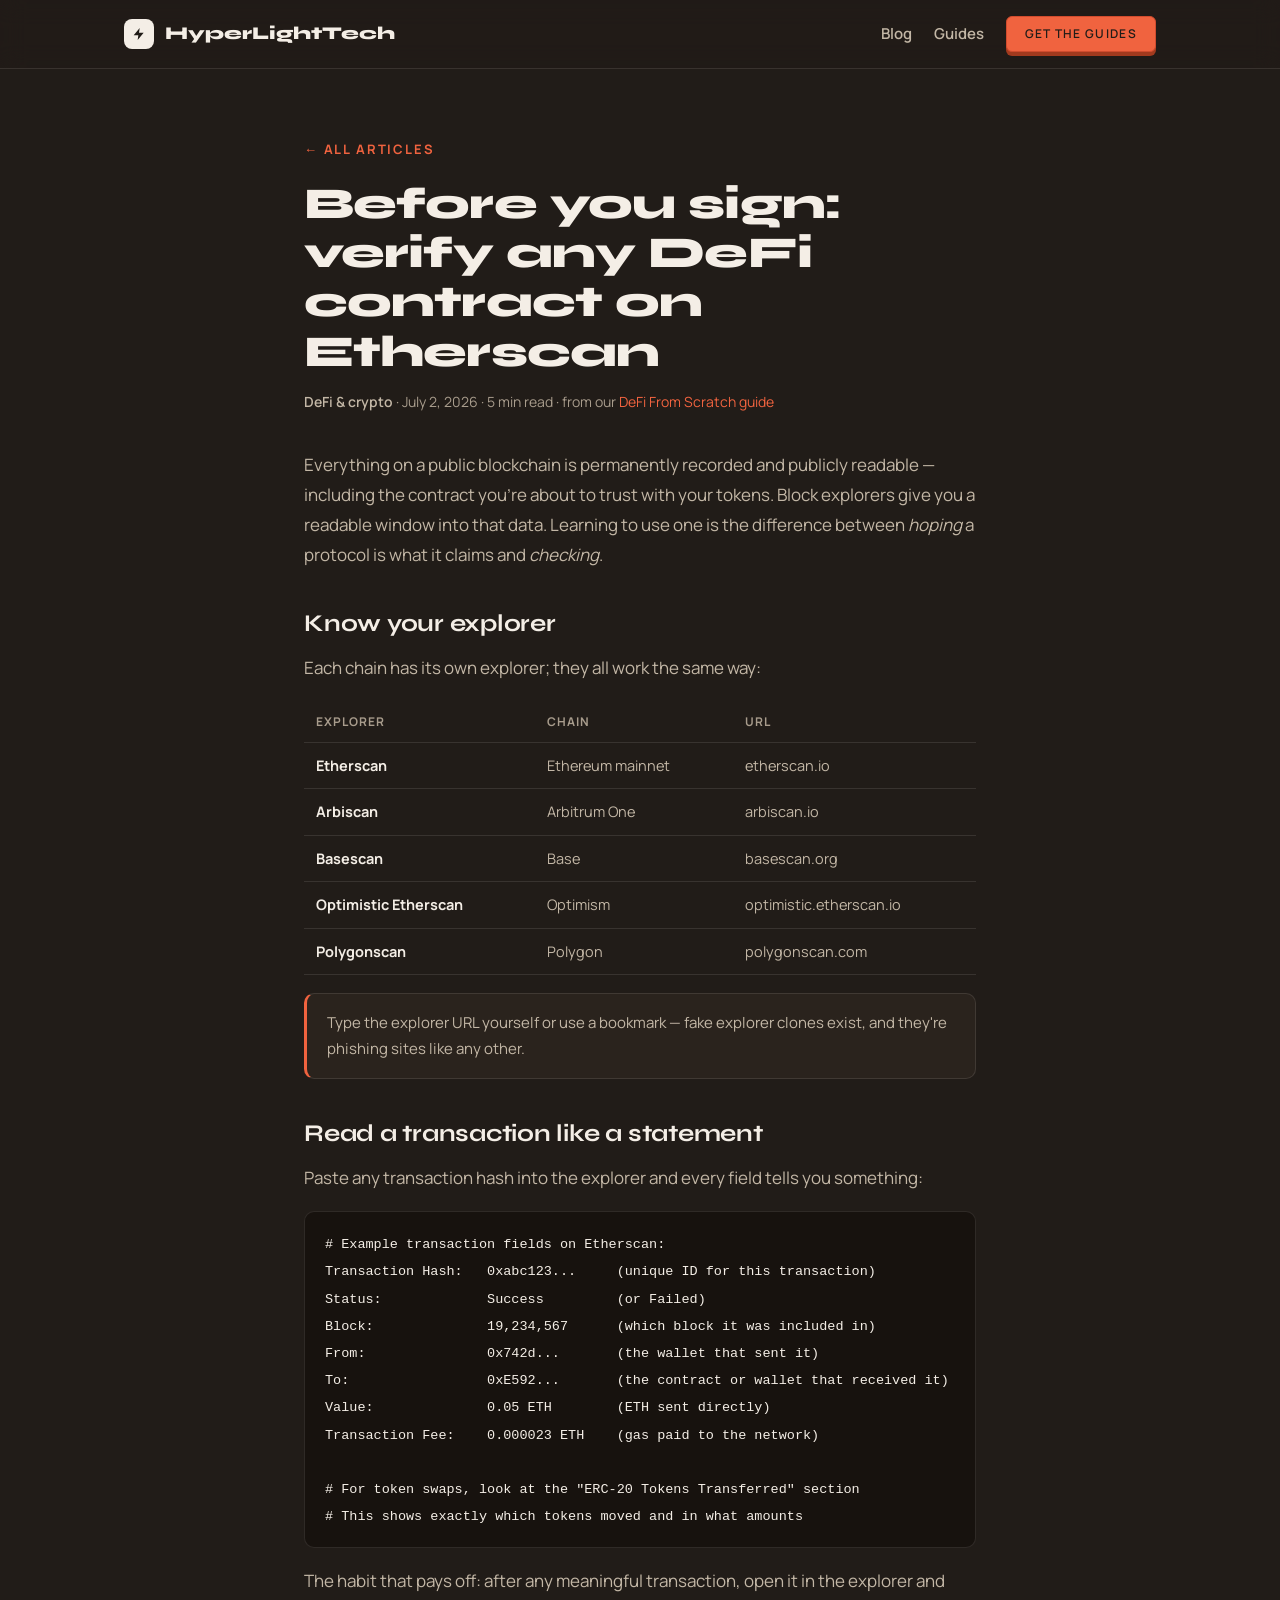
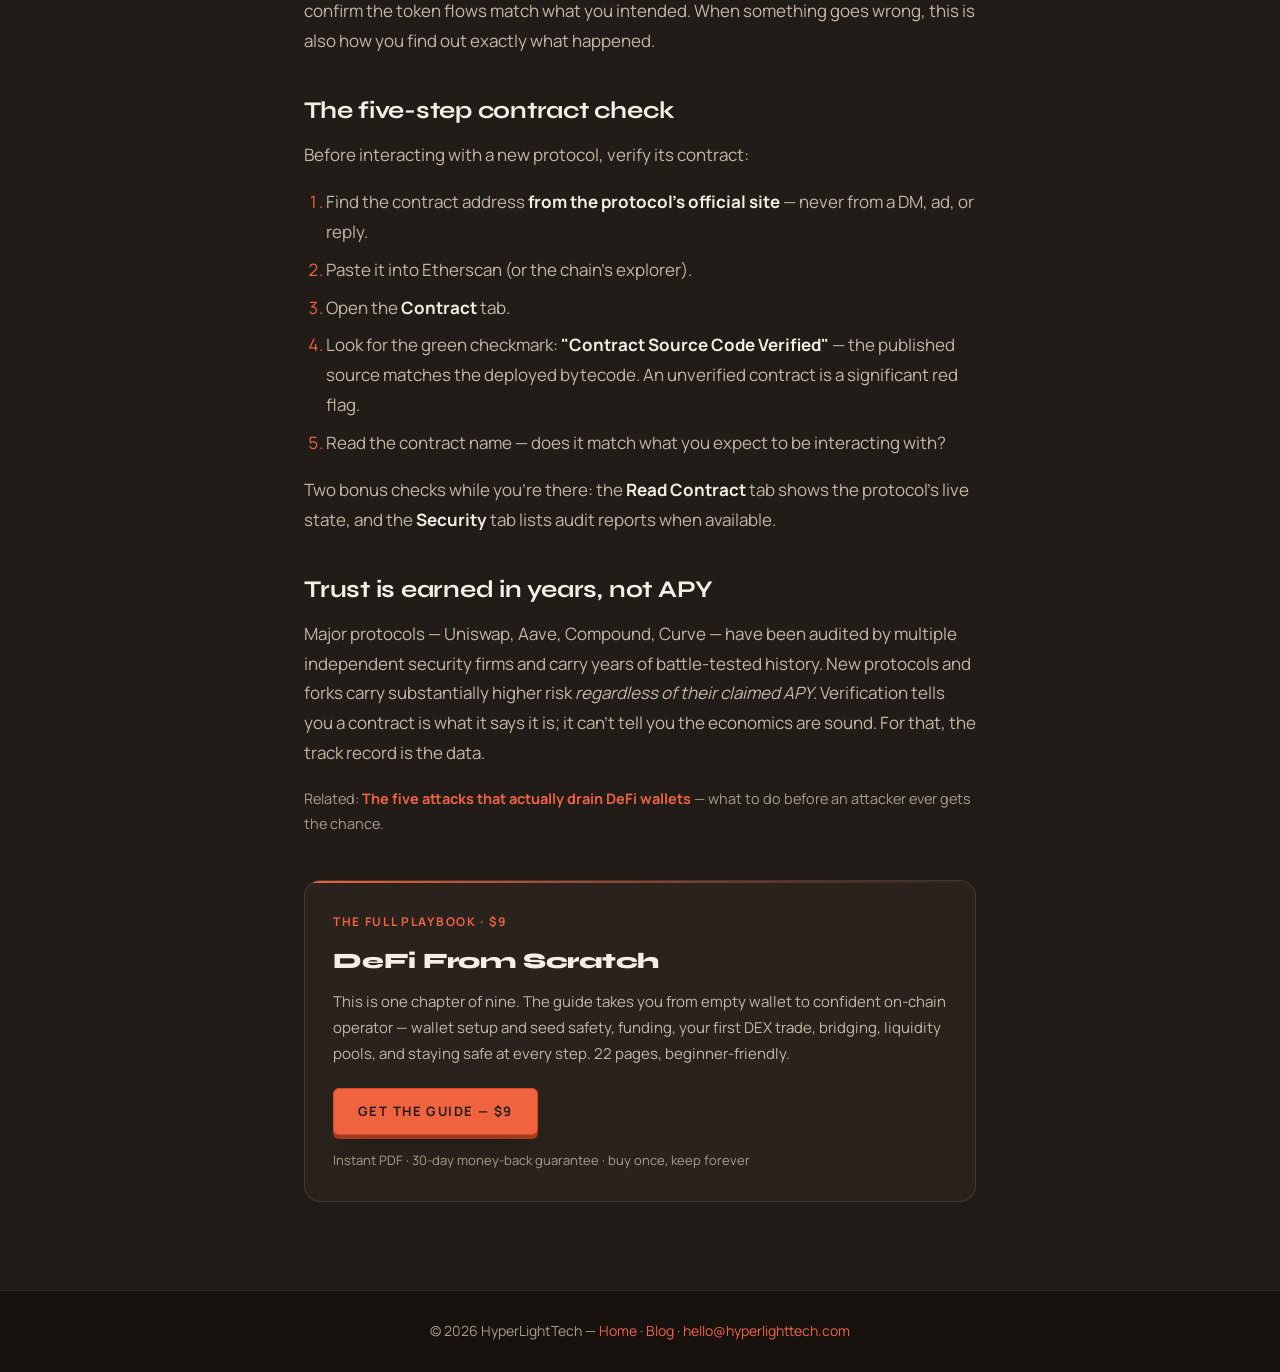
<file: blog/verify-smart-contracts-etherscan.html>
<!DOCTYPE html>
<html lang="en">
<head>
  <meta charset="utf-8">
  <meta name="viewport" content="width=device-width, initial-scale=1.0">
  <meta name="description" content="Every on-chain transaction is public — if you know how to read it. How to decode a transaction on Etherscan and run the five-step contract check before you interact with any DeFi protocol.">
  <title>Before You Sign: How to Verify Any DeFi Contract on Etherscan — HyperLightTech</title>
  <link rel="canonical" href="https://defi369.github.io/HyperLightSite/blog/verify-smart-contracts-etherscan.html">
  <meta property="og:type" content="article">
  <meta property="og:url" content="https://defi369.github.io/HyperLightSite/blog/verify-smart-contracts-etherscan.html">
  <meta property="og:title" content="Before You Sign: How to Verify Any DeFi Contract on Etherscan">
  <meta property="og:description" content="Block explorers make every transaction readable. Decode the fields, run the five-step contract check, and stop interacting with things you can't verify.">
  <meta property="og:image" content="https://defi369.github.io/HyperLightSite/og-image.png">
  <meta name="twitter:card" content="summary_large_image">
  <meta name="theme-color" content="#211C18">
  <script type="application/ld+json">
   {"@context":"https://schema.org","@type":"BlogPosting",
    "headline":"Before You Sign: How to Verify Any DeFi Contract on Etherscan",
    "description":"How to decode a transaction on a block explorer and run the five-step contract verification check before interacting with any DeFi protocol.",
    "datePublished":"2026-07-02","dateModified":"2026-07-02",
    "author":{"@type":"Organization","name":"HyperLightTech"},
    "publisher":{"@type":"Organization","name":"HyperLightTech"},
    "image":"https://defi369.github.io/HyperLightSite/og-image.png",
    "mainEntityOfPage":"https://defi369.github.io/HyperLightSite/blog/verify-smart-contracts-etherscan.html"}
  </script>
  <link rel="alternate" type="application/atom+xml" title="HyperLightTech Blog" href="feed.xml">
  <link rel="stylesheet" href="../fonts/fonts.css">
  <link rel="icon" href="../favicon.svg" type="image/svg+xml">
  <style>
    *,*::before,*::after{box-sizing:border-box;margin:0;padding:0}
    :root{
      --paper:#211C18; --paper-2:#1A1511; --card:#2A231D;
      --ink:#F4EEE6; --ink-2:#C3B7A6; --ink-3:#A89C8C;
      --line:rgba(244,238,230,.11); --accent:#F0633F; --accent-deep:#E2553D;
      --accent-soft:rgba(240,99,63,.14);
      --fh:'Syne',sans-serif; --fb:'Manrope',sans-serif;
    }
    html{scroll-behavior:smooth}
    body{background:var(--paper);color:var(--ink);font-family:var(--fb);font-size:17px;line-height:1.75;-webkit-font-smoothing:antialiased}
    a{color:inherit}

    header{position:sticky;top:0;z-index:50;background:rgba(33,28,24,.82);backdrop-filter:blur(12px);border-bottom:1px solid var(--line)}
    nav{max-width:1080px;margin:0 auto;padding:0 24px;height:68px;display:flex;align-items:center;justify-content:space-between;gap:16px}
    .logo{display:flex;align-items:center;gap:11px;text-decoration:none;font-family:var(--fh);font-weight:800;font-size:18px}
    .logo .mark{width:30px;height:30px;border-radius:8px;background:var(--ink);display:grid;place-items:center;color:var(--paper)}
    .logo .mark svg{width:16px;height:16px}
    .nav-right{display:flex;align-items:center;gap:22px}
    .nav-right>a{font-size:15px;font-weight:600;color:var(--ink-2);text-decoration:none}
    .nav-right>a:hover{color:var(--ink)}
    .nav-cta{display:inline-flex;align-items:center;background:var(--accent);color:var(--paper)!important;padding:11px 18px;
      border-radius:6px;border:1px solid #D14C2E;font-weight:700;font-size:12px!important;letter-spacing:.11em;text-transform:uppercase;
      line-height:1;text-decoration:none;white-space:nowrap;box-shadow:0 4px 0 0 #A23A1E;transition:transform .12s ease,box-shadow .12s ease,background .2s}
    .nav-cta:hover{background:var(--accent-deep);transform:translateY(-1px);box-shadow:0 5px 0 0 #A23A1E}
    .nav-cta:active{transform:translateY(4px);box-shadow:0 0 0 0 #A23A1E}

    main{max-width:720px;margin:0 auto;padding:64px 24px 88px}
    .crumb{font-size:13px;font-weight:700;letter-spacing:.14em;text-transform:uppercase;color:var(--accent);text-decoration:none}
    .crumb:hover{text-decoration:underline}
    h1{font-family:var(--fh);font-weight:800;letter-spacing:-.02em;line-height:1.12;font-size:clamp(30px,5vw,44px);margin:16px 0 14px}
    .meta{font-size:14px;color:var(--ink-3);margin-bottom:36px}
    .meta b{color:var(--ink-2);font-weight:600}
    article h2{font-family:var(--fh);font-weight:700;font-size:24px;letter-spacing:-.01em;line-height:1.25;margin:40px 0 14px}
    article p{color:var(--ink-2);margin-bottom:18px}
    article p strong,article li strong{color:var(--ink);font-weight:700}
    article a{color:var(--accent);text-decoration:none}
    article a:hover{text-decoration:underline}
    article ul,article ol{margin:0 0 18px 22px;color:var(--ink-2)}
    article li{margin-bottom:8px}
    article li::marker{color:var(--accent)}
    pre{background:#17120E;border:1px solid var(--line);border-radius:10px;padding:18px 20px;overflow-x:auto;margin:0 0 18px;line-height:1.6}
    pre code{background:none;padding:0;font-size:13.5px}
    code{font-family:ui-monospace,'SF Mono',Menlo,Consolas,monospace;font-size:14px;background:rgba(244,238,230,.08);padding:2px 6px;border-radius:5px;color:var(--ink)}
    .note{background:var(--card);border:1px solid var(--line);border-left:3px solid var(--accent);border-radius:10px;padding:16px 20px;margin:0 0 18px;font-size:15px;color:var(--ink-2)}
    .tablewrap{overflow-x:auto;margin:0 0 18px}
    table{width:100%;border-collapse:collapse;font-size:14.5px}
    th{font-size:12px;font-weight:700;letter-spacing:.08em;text-transform:uppercase;color:var(--ink-3);text-align:left;padding:10px 12px;border-bottom:1px solid var(--line)}
    td{color:var(--ink-2);padding:10px 12px;border-bottom:1px solid var(--line)}
    td b{color:var(--ink)}

    .cta{background:var(--card);border:1px solid var(--line);border-radius:16px;padding:30px 28px;margin-top:44px;position:relative;overflow:hidden}
    .cta::before{content:'';position:absolute;top:0;left:0;right:0;height:2px;background:linear-gradient(90deg,var(--accent),transparent)}
    .cta .eyebrow{font-size:12px;font-weight:700;letter-spacing:.14em;text-transform:uppercase;color:var(--accent);margin-bottom:10px}
    .cta h3{font-family:var(--fh);font-weight:800;font-size:22px;letter-spacing:-.01em;margin-bottom:8px}
    .cta p{font-size:15px;color:var(--ink-2);margin-bottom:20px}
    .btn{display:inline-flex;align-items:center;justify-content:center;gap:10px;background:var(--accent);color:var(--paper);
      font-family:var(--fb);font-weight:700;font-size:13px;letter-spacing:.11em;text-transform:uppercase;line-height:1;
      padding:16px 24px;border-radius:6px;border:1px solid #D14C2E;text-decoration:none;white-space:nowrap;
      box-shadow:0 4px 0 0 #A23A1E,0 16px 26px -14px rgba(0,0,0,.5);
      transition:transform .12s ease,box-shadow .12s ease,background .2s}
    .btn:hover{background:var(--accent-deep);transform:translateY(-1px);box-shadow:0 5px 0 0 #A23A1E,0 20px 30px -14px rgba(0,0,0,.55)}
    .btn:active{transform:translateY(4px);box-shadow:0 0 0 0 #A23A1E,0 2px 6px -2px rgba(0,0,0,.4)}
    .btn:focus-visible{outline:2px solid var(--ink);outline-offset:3px}
    .cta .small{font-size:13px;color:var(--ink-3);margin:14px 0 0}
    .related{margin-top:18px;font-size:14.5px;color:var(--ink-3)}
    .related a{color:var(--accent);text-decoration:none;font-weight:700}
    .related a:hover{text-decoration:underline}

    footer{background:#17120E;border-top:1px solid var(--line);padding:28px 24px;text-align:center;font-size:14px;color:var(--ink-3)}
    footer a{color:var(--accent);text-decoration:none}
    @media(prefers-reduced-motion:reduce){.btn,.nav-cta{transition:none}}
    @media(max-width:600px){.nav-right>a:not(.nav-cta){display:none}
      .logo{font-size:15px;gap:8px}.logo .mark{width:26px;height:26px}.logo .mark svg{width:14px;height:14px}
      .nav-right{gap:12px}.nav-right>a.nav-cta{padding:10px 12px;font-size:10.5px!important;letter-spacing:.08em}}
    @media(max-width:420px){.logo .word{display:none}}
  </style>
</head>
<body>

<header>
  <nav>
    <a href="../" class="logo">
      <span class="mark"><svg viewBox="0 0 24 24" fill="none" stroke="currentColor" stroke-width="2.2" stroke-linejoin="round"><path d="M13 3 4 14h7l-1 7 9-11h-7z" fill="currentColor" stroke="none"/></svg></span>
      <span class="word">HyperLightTech</span>
    </a>
    <div class="nav-right">
      <a href="./">Blog</a>
      <a href="../#guides">Guides</a>
      <a href="../#guides" class="nav-cta">Get the guides</a>
    </div>
  </nav>
</header>

<main>
  <a class="crumb" href="./">← All articles</a>
  <h1>Before you sign: verify any DeFi contract on Etherscan</h1>
  <p class="meta"><b>DeFi &amp; crypto</b> · July 2, 2026 · 5 min read · from our <a href="../#guides" style="color:var(--accent);text-decoration:none">DeFi From Scratch guide</a></p>

  <article>
    <p>Everything on a public blockchain is permanently recorded and publicly readable — including the contract you're about to trust with your tokens. Block explorers give you a readable window into that data. Learning to use one is the difference between <em>hoping</em> a protocol is what it claims and <em>checking</em>.</p>

    <h2>Know your explorer</h2>
    <p>Each chain has its own explorer; they all work the same way:</p>
    <div class="tablewrap">
      <table>
        <tr><th>Explorer</th><th>Chain</th><th>URL</th></tr>
        <tr><td><b>Etherscan</b></td><td>Ethereum mainnet</td><td>etherscan.io</td></tr>
        <tr><td><b>Arbiscan</b></td><td>Arbitrum One</td><td>arbiscan.io</td></tr>
        <tr><td><b>Basescan</b></td><td>Base</td><td>basescan.org</td></tr>
        <tr><td><b>Optimistic Etherscan</b></td><td>Optimism</td><td>optimistic.etherscan.io</td></tr>
        <tr><td><b>Polygonscan</b></td><td>Polygon</td><td>polygonscan.com</td></tr>
      </table>
    </div>
    <div class="note">Type the explorer URL yourself or use a bookmark — fake explorer clones exist, and they're phishing sites like any other.</div>

    <h2>Read a transaction like a statement</h2>
    <p>Paste any transaction hash into the explorer and every field tells you something:</p>
    <pre><code># Example transaction fields on Etherscan:
Transaction Hash:   0xabc123...     (unique ID for this transaction)
Status:             Success         (or Failed)
Block:              19,234,567      (which block it was included in)
From:               0x742d...       (the wallet that sent it)
To:                 0xE592...       (the contract or wallet that received it)
Value:              0.05 ETH        (ETH sent directly)
Transaction Fee:    0.000023 ETH    (gas paid to the network)

# For token swaps, look at the "ERC-20 Tokens Transferred" section
# This shows exactly which tokens moved and in what amounts</code></pre>
    <p>The habit that pays off: after any meaningful transaction, open it in the explorer and confirm the token flows match what you intended. When something goes wrong, this is also how you find out exactly what happened.</p>

    <h2>The five-step contract check</h2>
    <p>Before interacting with a new protocol, verify its contract:</p>
    <ol>
      <li>Find the contract address <strong>from the protocol's official site</strong> — never from a DM, ad, or reply.</li>
      <li>Paste it into Etherscan (or the chain's explorer).</li>
      <li>Open the <strong>Contract</strong> tab.</li>
      <li>Look for the green checkmark: <strong>"Contract Source Code Verified"</strong> — the published source matches the deployed bytecode. An unverified contract is a significant red flag.</li>
      <li>Read the contract name — does it match what you expect to be interacting with?</li>
    </ol>
    <p>Two bonus checks while you're there: the <strong>Read Contract</strong> tab shows the protocol's live state, and the <strong>Security</strong> tab lists audit reports when available.</p>

    <h2>Trust is earned in years, not APY</h2>
    <p>Major protocols — Uniswap, Aave, Compound, Curve — have been audited by multiple independent security firms and carry years of battle-tested history. New protocols and forks carry substantially higher risk <em>regardless of their claimed APY</em>. Verification tells you a contract is what it says it is; it can't tell you the economics are sound. For that, the track record is the data.</p>
    <p class="related">Related: <a href="avoid-defi-wallet-drains.html">The five attacks that actually drain DeFi wallets</a> — what to do before an attacker ever gets the chance.</p>
  </article>

  <div class="cta">
    <div class="eyebrow">The full playbook · $9</div>
    <h3>DeFi From Scratch</h3>
    <p>This is one chapter of nine. The guide takes you from empty wallet to confident on-chain operator — wallet setup and seed safety, funding, your first DEX trade, bridging, liquidity pools, and staying safe at every step. 22 pages, beginner-friendly.</p>
    <a class="btn" href="https://hyperlighttech.gumroad.com/l/defi-guide" target="_blank" rel="noopener noreferrer">Get the guide — $9</a>
    <p class="small">Instant PDF · 30-day money-back guarantee · buy once, keep forever</p>
  </div>
</main>

<footer>
  © 2026 HyperLightTech — <a href="../">Home</a> · <a href="./">Blog</a> · <a href="mailto:hello@hyperlighttech.com">hello@hyperlighttech.com</a>
</footer>

</body>
</html>
</file>
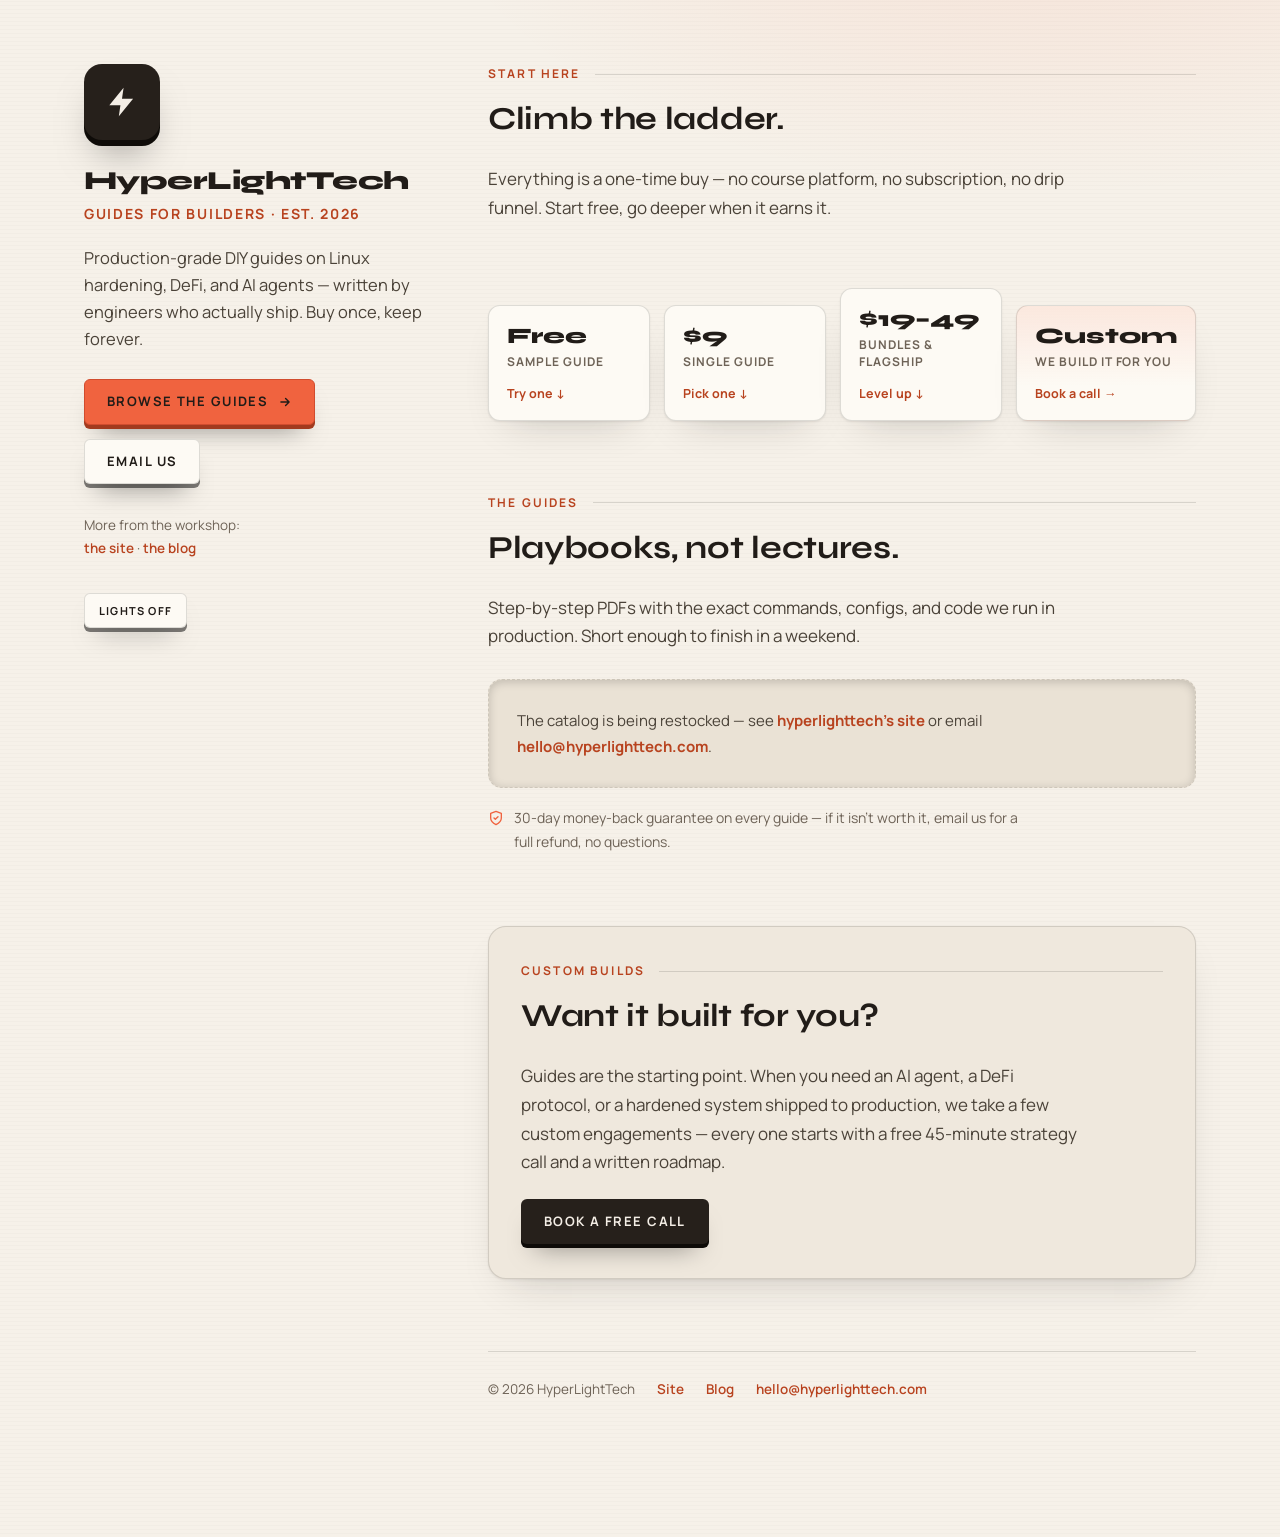
<file: gumroad/profile.html>
<!DOCTYPE html>
<html lang="en">
<head>
<style>
/* ============ self-hosted variable fonts, embedded (page is sandboxed: no external fetches) ============ */
@font-face{font-family:'Syne';font-style:normal;font-weight:600 800;font-display:swap;
  src:url([data-uri]) format('woff2')}
@font-face{font-family:'Manrope';font-style:normal;font-weight:400 700;font-display:swap;
  src:url([data-uri]) format('woff2')}

/* ============ tokens — dark (brand default) ============ */
:root{
  --paper:#211C18; --panel:#1A1511; --card:#2A231D; --well:#17120E;
  --ink:#F4EEE6; --ink-2:#C3B7A6; --ink-3:#A89C8C;
  --line:rgba(244,238,230,.11); --hairline:rgba(244,238,230,.014);
  --accent:#F0633F; --accent-deep:#E2553D; --accent-text:#F0A38F;
  --accent-soft:rgba(240,99,63,.14);
  --key-ink:#211C18; --key-rim:#A23A1E; --key-edge:#D14C2E;
  --bone:#F4EEE6; --bone-ink:#211C18; --bone-rim:#B7AB99;
  --shadow:0 1px 2px rgba(0,0,0,.35),0 18px 40px -18px rgba(0,0,0,.6);
  --glow:rgba(240,99,63,.16);
  --fh:'Syne',sans-serif; --fb:'Manrope',sans-serif;
}
/* light — warm bone paper (system preference, unless manually overridden to dark) */
@media (prefers-color-scheme: light){
  :root:not([data-theme="dark"]){
    --paper:#F6F1E9; --panel:#EFE8DD; --card:#FDFAF4; --well:#EAE2D5;
    --ink:#211C18; --ink-2:#4A4238; --ink-3:#6E6357;
    --line:rgba(33,28,24,.14); --hairline:rgba(33,28,24,.02);
    --accent:#F0633F; --accent-deep:#E2553D; --accent-text:#B8431F;
    --accent-soft:rgba(240,99,63,.12);
    --bone:#26201B; --bone-ink:#F4EEE6; --bone-rim:#0E0B08;
    --shadow:0 1px 2px rgba(33,28,24,.08),0 18px 40px -22px rgba(33,28,24,.25);
    --glow:rgba(240,99,63,.12);
  }
}
/* manual override — same light tokens */
:root[data-theme="light"]{
  --paper:#F6F1E9; --panel:#EFE8DD; --card:#FDFAF4; --well:#EAE2D5;
  --ink:#211C18; --ink-2:#4A4238; --ink-3:#6E6357;
  --line:rgba(33,28,24,.14); --hairline:rgba(33,28,24,.02);
  --accent:#F0633F; --accent-deep:#E2553D; --accent-text:#B8431F;
  --accent-soft:rgba(240,99,63,.12);
  --bone:#26201B; --bone-ink:#F4EEE6; --bone-rim:#0E0B08;
  --shadow:0 1px 2px rgba(33,28,24,.08),0 18px 40px -22px rgba(33,28,24,.25);
  --glow:rgba(240,99,63,.12);
}

/* ============ base ============ */
*,*::before,*::after{box-sizing:border-box;margin:0;padding:0}
html{scroll-behavior:smooth}
body{
  background:
    radial-gradient(900px 480px at 82% -140px, var(--glow), transparent 70%),
    repeating-linear-gradient(0deg, transparent 0 3px, var(--hairline) 3px 4px),
    var(--paper);
  color:var(--ink);font-family:var(--fb);font-size:17px;line-height:1.7;
  -webkit-font-smoothing:antialiased;min-height:100vh}
a{color:inherit}
.skip{position:absolute;left:-9999px;top:0;background:var(--accent);color:var(--key-ink);
  padding:12px 18px;border-radius:6px;font-weight:700;z-index:99}
.skip:focus{left:12px;top:12px}

/* ============ machined keys — the signature ============ */
.key{--rim:var(--key-rim);display:inline-flex;align-items:center;justify-content:center;gap:10px;
  font-family:var(--fb);font-weight:700;font-size:13px;letter-spacing:.11em;text-transform:uppercase;line-height:1;
  padding:15px 22px;border-radius:6px;border:1px solid var(--key-edge);cursor:pointer;text-decoration:none;
  white-space:nowrap;background:var(--accent);color:var(--key-ink);
  box-shadow:0 4px 0 0 var(--rim),0 16px 26px -14px rgba(0,0,0,.5);
  transition:transform .12s ease,box-shadow .12s ease,background .2s}
.key:hover{transform:translateY(-1px);background:var(--accent-deep);
  box-shadow:0 5px 0 0 var(--rim),0 20px 30px -14px rgba(0,0,0,.55)}
.key:active{transform:translateY(4px);box-shadow:0 0 0 0 var(--rim),0 2px 6px -2px rgba(0,0,0,.4)}
.key:focus-visible{outline:2px solid var(--ink);outline-offset:3px}
.key svg{width:14px;height:14px;transition:transform .2s ease}
.key:hover svg{transform:translateX(3px)}
.key-bone{--rim:var(--bone-rim);background:var(--bone);color:var(--bone-ink);border-color:transparent}
.key-bone:hover{background:var(--bone);filter:brightness(1.08)}
.key-ghost{--rim:rgba(0,0,0,.5);background:var(--card);color:var(--ink);border-color:var(--line)}
.key-ghost:hover{background:var(--card);border-color:var(--accent)}
.socket{display:inline-flex;align-items:center;justify-content:center;padding:15px 22px;border-radius:6px;
  border:1px dashed var(--line);color:var(--ink-3);font-weight:700;font-size:12px;letter-spacing:.11em;
  text-transform:uppercase;background:rgba(0,0,0,.14);box-shadow:inset 0 2px 8px rgba(0,0,0,.25)}

/* ============ layout: identity rail + content ============ */
.frame{max-width:1160px;margin:0 auto;padding:0 24px}
.grid{display:grid;grid-template-columns:340px minmax(0,1fr);gap:64px;align-items:start;padding:64px 0 96px}
.rail{position:sticky;top:40px}
.mark{width:76px;height:76px;border-radius:18px;background:var(--bone);color:var(--bone-ink);
  display:grid;place-items:center;box-shadow:0 6px 0 0 var(--bone-rim),0 24px 40px -18px rgba(0,0,0,.5);margin-bottom:26px}
.mark svg{width:38px;height:38px}
h1{font-family:var(--fh);font-weight:800;font-size:26px;letter-spacing:-.02em;line-height:1.15;margin-bottom:6px;overflow-wrap:break-word}
.handle{font-size:14px;font-weight:700;letter-spacing:.12em;text-transform:uppercase;color:var(--accent-text);margin-bottom:18px}
.bio{color:var(--ink-2);font-size:16.5px;line-height:1.65;margin-bottom:26px;max-width:34ch;white-space:pre-line}
.rail-cta{display:flex;flex-direction:column;gap:14px;align-items:flex-start}
.railfoot{margin-top:30px;font-size:13.5px;color:var(--ink-3)}
.railfoot a{color:var(--accent-text);text-decoration:none;font-weight:600}
.railfoot a:hover{text-decoration:underline}
.toggle-wrap{margin-top:34px}
#theme-toggle{font-size:11px;padding:11px 14px}

/* ============ content sections ============ */
section{margin-bottom:72px}
.stamp{display:flex;align-items:center;gap:14px;margin-bottom:8px}
.stamp .lbl{font-size:12px;font-weight:700;letter-spacing:.18em;text-transform:uppercase;color:var(--accent-text)}
.stamp .rule{height:1px;flex:1;background:var(--line)}
h2{font-family:var(--fh);font-weight:700;font-size:clamp(24px,3.4vw,32px);letter-spacing:-.01em;margin-bottom:18px}
.lead{color:var(--ink-2);max-width:58ch;margin-bottom:28px}

/* the ladder — ascending keys */
.ladder{display:grid;grid-template-columns:repeat(4,1fr);gap:14px;align-items:end}
.rung{background:var(--card);border:1px solid var(--line);border-radius:12px;padding:18px 18px 16px;
  box-shadow:var(--shadow);text-decoration:none;display:block;
  transition:transform .18s ease,border-color .2s}
.rung:hover{transform:translateY(-4px);border-color:var(--accent)}
.rung:focus-visible{outline:2px solid var(--accent);outline-offset:3px}
.rung .price{display:block;font-family:var(--fh);font-weight:800;font-size:22px;color:var(--ink);line-height:1.1}
.rung .what{display:block;font-size:12px;font-weight:700;letter-spacing:.08em;text-transform:uppercase;color:var(--ink-3);margin-top:6px;line-height:1.4}
.rung .go{display:block;font-size:12.5px;font-weight:700;color:var(--accent-text);margin-top:12px}
.r1{margin-top:54px}.r2{margin-top:36px}.r3{margin-top:18px}.r4{margin-top:0}
.r4{background:linear-gradient(180deg,var(--accent-soft),transparent 70%),var(--card)}

/* product keycaps (rendered from injected catalog) */
.caps{display:grid;grid-template-columns:repeat(auto-fill,minmax(250px,1fr));gap:16px}
.cap{position:relative;background:var(--card);border:1px solid var(--line);border-radius:14px;
  padding:22px 22px 20px;display:flex;flex-direction:column;box-shadow:var(--shadow);text-decoration:none;
  transition:transform .18s ease,border-color .2s,box-shadow .18s ease}
.cap::before{content:'';position:absolute;top:0;left:18px;right:18px;height:2px;border-radius:2px;
  background:linear-gradient(90deg,var(--accent),transparent)}
.cap:hover{transform:translateY(-4px);border-color:var(--accent);
  box-shadow:0 8px 0 -4px var(--key-rim),0 26px 50px -18px rgba(0,0,0,.55)}
.cap:active{transform:translateY(2px);box-shadow:0 1px 0 0 var(--key-rim)}
.cap:focus-visible{outline:2px solid var(--accent);outline-offset:3px}
.cap .type{font-size:10.5px;font-weight:700;letter-spacing:.14em;text-transform:uppercase;color:var(--ink-3);margin-bottom:9px}
.cap h3{font-family:var(--fh);font-weight:700;font-size:19px;line-height:1.25;color:var(--ink);margin-bottom:8px}
.cap .desc{font-size:14px;color:var(--ink-2);line-height:1.55;margin-bottom:16px;flex:1;
  display:-webkit-box;-webkit-line-clamp:3;-webkit-box-orient:vertical;overflow:hidden}
.cap .foot{display:flex;align-items:center;justify-content:space-between;gap:10px;border-top:1px solid var(--line);padding-top:14px}
.cap .pr{font-family:var(--fh);font-weight:800;font-size:21px;color:var(--ink)}
.cap .open{font-size:11.5px;font-weight:700;letter-spacing:.1em;text-transform:uppercase;color:var(--accent-text)}
.empty{background:var(--well);border:1px dashed var(--line);border-radius:14px;padding:28px;color:var(--ink-2);
  font-size:15px;box-shadow:inset 0 2px 10px rgba(0,0,0,.18)}
.empty a{color:var(--accent-text);font-weight:700;text-decoration:none}
.empty a:hover{text-decoration:underline}

/* posts */
.posts{display:flex;flex-direction:column;gap:0;border:1px solid var(--line);border-radius:14px;overflow:hidden}
.post{display:flex;align-items:baseline;justify-content:space-between;gap:18px;padding:16px 20px;
  background:var(--card);text-decoration:none;border-bottom:1px solid var(--line);transition:background .15s}
.post:last-child{border-bottom:none}
.post:hover{background:var(--well)}
.post:focus-visible{outline:2px solid var(--accent);outline-offset:-2px}
.post .t{font-weight:600;color:var(--ink);font-size:15.5px}
.post .d{font-size:12.5px;color:var(--ink-3);white-space:nowrap}

/* guarantee + build strip */
.assure{display:flex;gap:10px;align-items:flex-start;color:var(--ink-3);font-size:14px;margin-top:18px;max-width:60ch}
.assure svg{width:16px;height:16px;color:var(--accent);flex-shrink:0;margin-top:4px}
.buildcard{background:var(--panel);border:1px solid var(--line);border-radius:18px;padding:34px 32px;box-shadow:var(--shadow)}
.buildcard p{color:var(--ink-2);max-width:56ch;margin:6px 0 22px}

footer{border-top:1px solid var(--line);padding:26px 0 40px;color:var(--ink-3);font-size:13.5px;
  display:flex;flex-wrap:wrap;gap:8px 22px;align-items:center}
footer a{color:var(--accent-text);text-decoration:none;font-weight:600}
footer a:hover{text-decoration:underline}

/* reveal on scroll */
.rv{opacity:0;transform:translateY(14px);transition:opacity .6s cubic-bezier(.2,.7,.2,1),transform .6s cubic-bezier(.2,.7,.2,1)}
.rv.in{opacity:1;transform:none}
@media (prefers-reduced-motion: reduce){
  .rv{opacity:1;transform:none;transition:none}
  .key,.cap,.rung,.key svg{transition:none}
  html{scroll-behavior:auto}
}

/* ============ responsive ============ */
@media (max-width: 960px){
  .grid{grid-template-columns:minmax(0,1fr);gap:40px;padding:44px 0 72px}
  .rail,main{min-width:0;max-width:100%}
  .rail{position:static}
  .bio{max-width:60ch}
  .rail-cta{flex-direction:row;flex-wrap:wrap;align-items:center}
  .toggle-wrap{margin-top:22px}
}
@media (max-width: 640px){
  .ladder{grid-template-columns:1fr 1fr;align-items:stretch}
  .r1,.r2,.r3,.r4{margin-top:0}
  .buildcard{padding:26px 20px}
  section{margin-bottom:56px}
}
@media (max-width: 420px){
  .frame{padding:0 18px}
  .caps{grid-template-columns:1fr}
  .key{padding:14px 16px;font-size:12px;letter-spacing:.08em;max-width:100%;white-space:normal;text-align:center;line-height:1.5}
}
</style>
</head>
<body>
<a class="skip" href="#catalog">Skip to the guides</a>

<div class="frame">
  <div class="grid">

    <!-- ============ identity rail ============ -->
    <aside class="rail">
      <div class="mark" aria-hidden="true">
        <svg viewBox="0 0 24 24" fill="none"><path d="M13 3 4 14h7l-1 7 9-11h-7z" fill="currentColor"/></svg>
      </div>
      <h1 data-gumroad-field="name">HyperLightTech</h1>
      <p class="handle">Guides for builders · est. 2026</p>
      <p class="bio" data-gumroad-field="bio">Production-grade DIY guides on Linux hardening, DeFi, and AI agents — written by engineers who actually ship. Buy once, keep forever.</p>
      <div class="rail-cta">
        <a class="key" href="#catalog">Browse the guides
          <svg viewBox="0 0 24 24" fill="none" stroke="currentColor" stroke-width="2.4" stroke-linecap="round" stroke-linejoin="round" aria-hidden="true"><path d="M5 12h14M13 6l6 6-6 6"/></svg></a>
        <a class="key key-ghost" href="mailto:hello@hyperlighttech.com">Email us</a>
      </div>
      <p class="railfoot">More from the workshop:<br>
        <a href="https://defi369.github.io/HyperLightSite/" target="_blank" rel="noopener noreferrer">the site</a> ·
        <a href="https://defi369.github.io/HyperLightSite/blog/" target="_blank" rel="noopener noreferrer">the blog</a>
      </p>
      <div class="toggle-wrap">
        <button class="key key-ghost" id="theme-toggle" type="button" aria-pressed="false" aria-label="Switch between dark and light theme">
          <span id="theme-label">Lights on</span>
        </button>
      </div>
    </aside>

    <!-- ============ content ============ -->
    <main id="main">

      <section class="rv" aria-labelledby="h-ladder">
        <div class="stamp"><span class="lbl">Start here</span><span class="rule" aria-hidden="true"></span></div>
        <h2 id="h-ladder">Climb the ladder.</h2>
        <p class="lead">Everything is a one-time buy — no course platform, no subscription, no drip funnel. Start free, go deeper when it earns it.</p>
        <div class="ladder">
          <a class="rung r1" href="#catalog"><span class="price">Free</span><span class="what">Sample guide</span><span class="go">Try one ↓</span></a>
          <a class="rung r2" href="#catalog"><span class="price">$9</span><span class="what">Single guide</span><span class="go">Pick one ↓</span></a>
          <a class="rung r3" href="#catalog"><span class="price">$19–49</span><span class="what">Bundles &amp; flagship</span><span class="go">Level up ↓</span></a>
          <a class="rung r4" href="mailto:hello@hyperlighttech.com?subject=Custom%20build%20inquiry"><span class="price">Custom</span><span class="what">We build it for you</span><span class="go">Book a call →</span></a>
        </div>
      </section>

      <section class="rv" id="catalog" aria-labelledby="h-guides">
        <div class="stamp"><span class="lbl">The guides</span><span class="rule" aria-hidden="true"></span></div>
        <h2 id="h-guides">Playbooks, not lectures.</h2>
        <p class="lead">Step-by-step PDFs with the exact commands, configs, and code we run in production. Short enough to finish in a weekend.</p>
        <div class="caps" id="product-grid"></div>
        <div class="empty" id="product-empty" hidden>
          The catalog is being restocked — see
          <a href="https://defi369.github.io/HyperLightSite/" target="_blank" rel="noopener noreferrer">hyperlighttech's site</a>
          or email <a href="mailto:hello@hyperlighttech.com">hello@hyperlighttech.com</a>.
        </div>
        <p class="assure">
          <svg viewBox="0 0 24 24" fill="none" stroke="currentColor" stroke-width="2" stroke-linecap="round" stroke-linejoin="round" aria-hidden="true"><path d="M12 22s8-4 8-10V5l-8-3-8 3v7c0 6 8 10 8 10z"/><path d="m9 12 2 2 4-4"/></svg>
          <span>30-day money-back guarantee on every guide — if it isn't worth it, email us for a full refund, no questions.</span>
        </p>
      </section>

      <section class="rv" id="posts-section" aria-labelledby="h-posts" hidden>
        <div class="stamp"><span class="lbl">From the workbench</span><span class="rule" aria-hidden="true"></span></div>
        <h2 id="h-posts">Latest posts</h2>
        <div class="posts" id="post-list"></div>
      </section>

      <section class="rv" aria-labelledby="h-build">
        <div class="buildcard">
          <div class="stamp"><span class="lbl">Custom builds</span><span class="rule" aria-hidden="true"></span></div>
          <h2 id="h-build">Want it built for you?</h2>
          <p>Guides are the starting point. When you need an AI agent, a DeFi protocol, or a hardened system shipped to production, we take a few custom engagements — every one starts with a free 45-minute strategy call and a written roadmap.</p>
          <a class="key key-bone" href="mailto:hello@hyperlighttech.com?subject=Custom%20build%20inquiry">Book a free call</a>
        </div>
      </section>

      <footer>
        <span>© 2026 <span data-gumroad-field="name">HyperLightTech</span></span>
        <a href="https://defi369.github.io/HyperLightSite/" target="_blank" rel="noopener noreferrer">Site</a>
        <a href="https://defi369.github.io/HyperLightSite/blog/" target="_blank" rel="noopener noreferrer">Blog</a>
        <a href="mailto:hello@hyperlighttech.com">hello@hyperlighttech.com</a>
      </footer>

    </main>
  </div>
</div>


<!-- Gumroad injects the live catalog here server-side -->
<script id="gumroad-data" type="application/json">{"products":[],"posts":[],"pages":[]}</script>

<script>
(function(){
  "use strict";

  /* ---------- theme: manual override on top of system preference ---------- */
  var root = document.documentElement;
  var saved = null;
  try { saved = localStorage.getItem("hlt-theme"); } catch(e){}
  if (saved === "light" || saved === "dark") root.setAttribute("data-theme", saved);

  function systemPrefersLight(){
    try { return window.matchMedia && window.matchMedia("(prefers-color-scheme: light)").matches; }
    catch(e){ return false; }
  }
  function effectiveTheme(){
    var t = root.getAttribute("data-theme");
    if (t === "light" || t === "dark") return t;
    return systemPrefersLight() ? "light" : "dark";
  }
  var btn = document.getElementById("theme-toggle");
  var lbl = document.getElementById("theme-label");
  function paintToggle(){
    var t = effectiveTheme();
    if (lbl) lbl.textContent = (t === "dark") ? "Lights on" : "Lights off";
    if (btn) btn.setAttribute("aria-pressed", t === "light" ? "true" : "false");
  }
  if (btn) btn.addEventListener("click", function(){
    var next = (effectiveTheme() === "dark") ? "light" : "dark";
    root.setAttribute("data-theme", next);
    try { localStorage.setItem("hlt-theme", next); } catch(e){}
    paintToggle();
  });
  paintToggle();

  /* ---------- catalog: injected server-side; the page cannot fetch ---------- */
  var data = { products: [], posts: [], pages: [] };
  try {
    var el = document.getElementById("gumroad-data");
    if (el) { var parsed = JSON.parse(el.textContent); if (parsed && typeof parsed === "object") data = parsed; }
  } catch(e){}

  var TYPE_LABELS = { digital:"Digital download", ebook:"PDF guide", course:"Course",
    membership:"Membership", bundle:"Bundle", physical:"Physical", call:"Call", coffee:"Support" };
  function typeLabel(t){
    if (!t) return "Digital download";
    var k = String(t).toLowerCase();
    return TYPE_LABELS[k] || (k.charAt(0).toUpperCase() + k.slice(1));
  }

  /* Gumroad's description field is rich HTML whose text often opens with the
     category + product name. Decode it properly, then cut the run-on prefix
     at the product name so the card shows the actual pitch. */
  function cleanDescription(html, name){
    var text = "";
    try {
      var doc = new DOMParser().parseFromString(String(html || ""), "text/html");
      text = (doc.body && doc.body.textContent) || "";
    } catch(e){
      text = String(html || "").replace(/<[^>]*>/g, " ");
    }
    text = text.replace(/\s+/g, " ").trim();
    if (name) {
      var i = text.indexOf(name);
      if (i > -1 && i < 80) {
        var after = text.slice(i + name.length).trim();
        if (after.length > 20) text = after;
      }
    }
    return text.slice(0, 220);
  }

  function renderProducts(list){
    var grid = document.getElementById("product-grid");
    var empty = document.getElementById("product-empty");
    if (!grid) return;
    if (!list || !list.length){ if (empty) empty.hidden = false; return; }
    list.forEach(function(p){
      if (!p || !p.url || !p.name) return;
      var a = document.createElement("a");
      a.className = "cap";
      a.href = p.url;
      a.target = "_blank"; a.rel = "noopener noreferrer";

      var type = document.createElement("div"); type.className = "type";
      type.textContent = typeLabel(p.native_type);
      var h = document.createElement("h3"); h.textContent = p.name;
      var d = document.createElement("p"); d.className = "desc";
      d.textContent = cleanDescription(p.description, p.name);
      var foot = document.createElement("div"); foot.className = "foot";
      var pr = document.createElement("span"); pr.className = "pr";
      pr.textContent = p.price || "";
      var open = document.createElement("span"); open.className = "open";
      open.textContent = "Open →";
      foot.appendChild(pr); foot.appendChild(open);

      a.appendChild(type); a.appendChild(h); a.appendChild(d); a.appendChild(foot);
      grid.appendChild(a);
    });
    if (!grid.children.length && empty) empty.hidden = false;
  }

  function renderPosts(list){
    var section = document.getElementById("posts-section");
    var wrap = document.getElementById("post-list");
    if (!section || !wrap || !list || !list.length) return;
    var shown = 0;
    list.slice(0, 6).forEach(function(post){
      if (!post || !post.url || !post.name) return;
      var a = document.createElement("a");
      a.className = "post"; a.href = post.url;
      a.target = "_blank"; a.rel = "noopener noreferrer";
      var t = document.createElement("span"); t.className = "t"; t.textContent = post.name;
      var d = document.createElement("span"); d.className = "d";
      if (post.published_at) {
        var dt = new Date(post.published_at);
        if (!isNaN(dt)) d.textContent = dt.toLocaleDateString(undefined, { year:"numeric", month:"short", day:"numeric" });
      }
      a.appendChild(t); a.appendChild(d);
      wrap.appendChild(a); shown++;
    });
    if (shown) section.hidden = false;
  }

  renderProducts(data.products);
  renderPosts(data.posts);

  /* ---------- fit the wordmark on one line whatever name the server injects ---------- */
  try {
    var h1 = document.querySelector("h1");
    if (h1 && document.fonts && document.fonts.ready) {
      document.fonts.ready.then(function(){
        var size = 26;
        while (size > 18 && h1.scrollWidth > h1.clientWidth) {
          size -= 1; h1.style.fontSize = size + "px";
        }
      });
    }
  } catch(e){}

  /* ---------- reveal on scroll (progressive enhancement ONLY — a timed
     failsafe reveals everything even if the observer never fires inside
     the sandboxed embed, so content can never be stuck invisible) ---------- */
  var reduce = false;
  try { reduce = window.matchMedia && window.matchMedia("(prefers-reduced-motion: reduce)").matches; } catch(e){}
  var els = document.querySelectorAll(".rv");
  function revealAll(){ els.forEach(function(el){ el.classList.add("in"); }); }
  if (reduce || !("IntersectionObserver" in window)) {
    revealAll();
  } else {
    var io = new IntersectionObserver(function(entries){
      entries.forEach(function(en){
        if (en.isIntersecting){ en.target.classList.add("in"); io.unobserve(en.target); }
      });
    }, { rootMargin: "0px 0px -8% 0px", threshold: 0.05 });
    els.forEach(function(el){ io.observe(el); });
    setTimeout(revealAll, 1200);
  }
})();
</script>
</body>
</html>
</file>
<file: fonts/fonts.css>
/* Variable fonts — ONE file per family serves every weight via the wght axis
   (Manrope wght 200-800, Syne wght 400-800; verified with fontTools).
   The old per-weight .woff2 files were byte-identical copies of these. */
@font-face {
  font-family: 'Manrope';
  font-style: normal;
  font-weight: 400 700;
  font-display: swap;
  src:url(manrope.woff2) format('woff2');
  unicode-range: U+0000-00FF, U+0131, U+0152-0153, U+02BB-02BC, U+02C6, U+02DA, U+02DC, U+0304, U+0308, U+0329, U+2000-206F, U+20AC, U+2122, U+2191, U+2193, U+2212, U+2215, U+FEFF, U+FFFD;
}
@font-face {
  font-family: 'Syne';
  font-style: normal;
  font-weight: 600 800;
  font-display: swap;
  src:url(syne.woff2) format('woff2');
  unicode-range: U+0000-00FF, U+0131, U+0152-0153, U+02BB-02BC, U+02C6, U+02DA, U+02DC, U+0304, U+0308, U+0329, U+2000-206F, U+20AC, U+2122, U+2191, U+2193, U+2212, U+2215, U+FEFF, U+FFFD;
}
</file>
